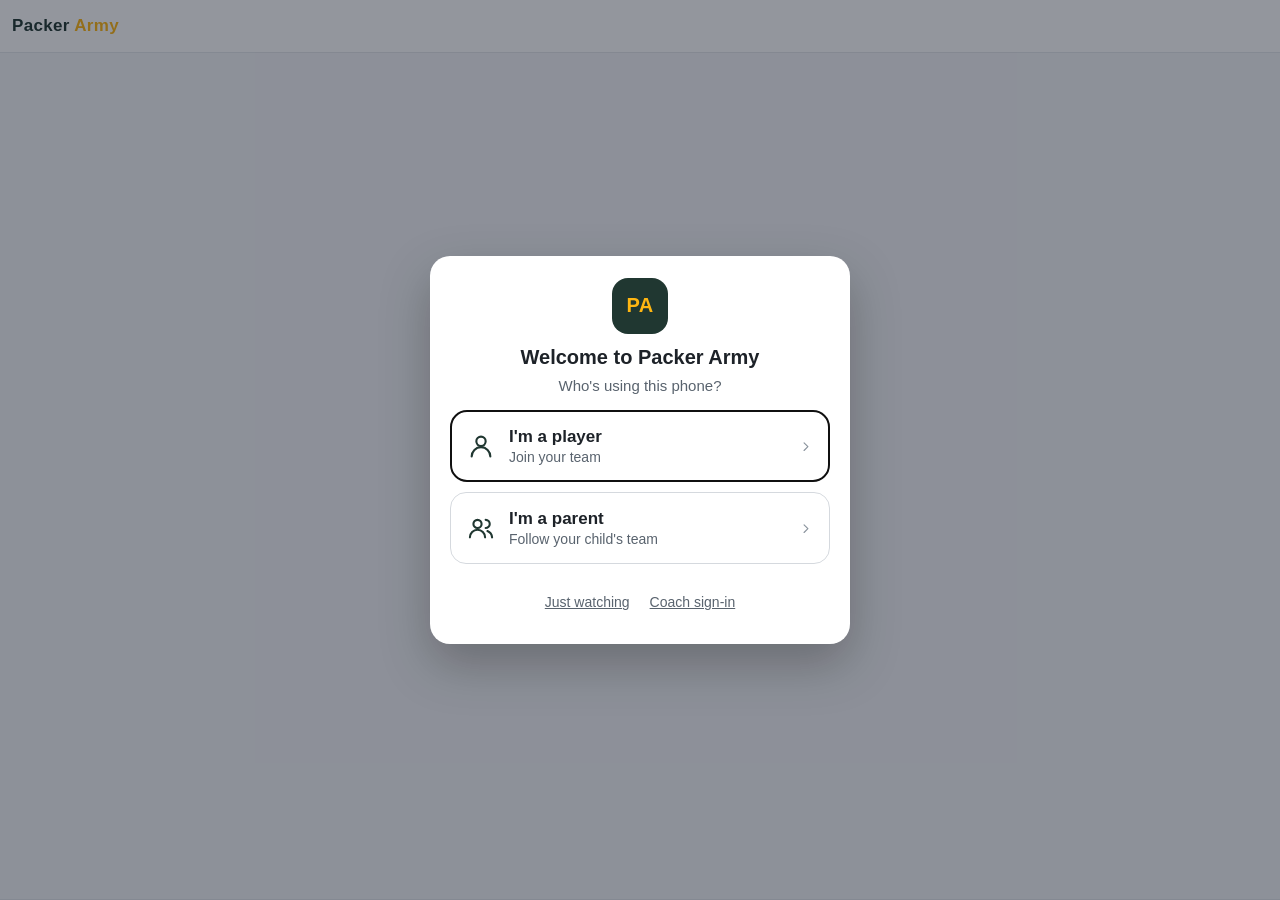
<file: index.html>
<!doctype html><html lang=en><head><meta charset=utf-8>
<meta name=viewport content="width=device-width,initial-scale=1,viewport-fit=cover,maximum-scale=1">
<meta name=apple-mobile-web-app-capable content=yes><meta name=mobile-web-app-capable content=yes>
<meta name=apple-mobile-web-app-title content="Packer Army"><meta name=theme-color content="#203731">
<link rel=manifest href=manifest.webmanifest><link rel=apple-touch-icon href=icons/icon-180.png>
<title>Packer Army Playbook</title>
<link rel=stylesheet href=theme.css>
<style>
main{padding:8px 8px 4px;display:grid;grid-template-columns:1fr 1fr;gap:8px;max-width:1100px;margin:0 auto}
@media(min-width:700px),(orientation:landscape){main{grid-template-columns:repeat(4,1fr)}}      /* iPad, computer, phone sideways: 4 across like the wristband */
.tile{background:#fff;border-radius:14px;overflow:hidden;box-shadow:var(--shadow);position:relative;user-select:none;-webkit-user-select:none;cursor:pointer;border:1px solid var(--line)}
.tile .b{height:30px;display:flex;align-items:center;gap:7px;padding:0 9px;background:#fff!important;color:var(--ink)!important;white-space:nowrap;border-bottom:1px solid var(--line)}
.tile .b .num{font-size:13px;font-weight:700;flex:none;min-width:22px;height:20px;border-radius:6px;display:inline-flex;align-items:center;justify-content:center;padding:0 5px;background:#eef0f2;color:var(--ink)}
.tile .b.cat-throw .num{background:var(--gold);color:var(--ink)}.tile .b.cat-run .num{background:var(--green);color:#fff}.tile .b.cat-redzone .num{background:var(--ink);color:#fff}.tile .b.cat-trick .num{background:#e3e6ea;color:var(--ink)}
.tile .b .nm{flex:1;min-width:0;overflow:hidden;text-overflow:ellipsis;font-weight:600}
.tile .t{height:32px;padding:5px 9px 0;font-size:11px;line-height:1.3;color:var(--sub);display:-webkit-box;-webkit-line-clamp:2;-webkit-box-orient:vertical;overflow:hidden}
.tile .t em{font-style:normal;font-weight:600;color:var(--ink)}
.tile .d{aspect-ratio:1.3;position:relative}
.tile .d svg{position:absolute;inset:0;width:100%;height:100%}
.tile .dwarn{position:absolute;right:6px;top:84px;background:#C8102E;color:#fff;font-size:9.5px;font-weight:700;border-radius:5px;padding:2px 6px;z-index:2}
.tile .abadge{position:absolute;right:5px;top:30px;z-index:2}
.tnotes p{margin:3px 0;font-size:12px;line-height:1.35;}.tnotes b{font-size:10.5px;margin-right:4px}
.tnotes .n5,.tnotes .n6{color:var(--sub)}.tnotes .n5 b,.tnotes .n6 b{color:var(--g)}   /* 5v5 green-ish, 6v6 blue-ish */
.tnotes.short{padding:4px 7px 6px}.tnotes.short p{font-size:9.5px;display:-webkit-box;-webkit-line-clamp:2;-webkit-box-orient:vertical;overflow:hidden}
#ovnote .tnotes .n5,#ovnote .tnotes .n6{color:#cfd6dc}#ovnote .tnotes .n5 b,#ovnote .tnotes .n6 b{color:var(--gold)}#ovnote .dlinks{color:var(--gold);font-weight:600}
#ovcue .ovwarn{background:var(--gold);color:var(--ink);border-radius:999px;padding:2px 8px;font-weight:600;font-size:12px;display:inline-flex;align-items:center;gap:4px}
#deepBtn.on{background:var(--gold);color:#111}
.tag{position:absolute;left:5px;bottom:5px;font-size:9px;font-weight:600;background:var(--gold);color:#111;padding:2px 5px;border-radius:4px;}
.tag.up{background:var(--g);color:var(--gold)}
.ib{position:absolute;right:5px;bottom:5px;font-size:10px;font-weight:600;background:#fff;border:1.5px solid var(--gold);border-radius:9px;padding:1px 6px}
#coachBtn{flex:none;display:inline-flex;align-items:center;gap:5px;background:#fff;border:1px solid var(--line2);color:var(--sub);border-radius:10px;padding:7px 10px;font-size:13px;font-weight:600;min-height:36px}
#coachBtn.on{background:var(--gold-soft);border-color:var(--gold);color:var(--ink)}
#inbox{display:none;margin:10px 12px 0;background:var(--gold-soft);color:var(--ink);border:1px solid var(--gold);border-radius:12px;padding:11px 14px;font-size:14px;font-weight:600;text-decoration:none;text-align:center}
#inbox.show{display:block}
/* schedule */
.sched{grid-column:1/-1;display:flex;flex-direction:column;gap:8px;max-width:760px;width:100%;margin:0 auto}
.shead{display:flex;justify-content:space-between;align-items:baseline;padding:2px 2px 0;font-size:13px;color:var(--g)}
.shead b{font-size:14px}
.game{background:#fff;border-radius:14px;box-shadow:var(--shadow);padding:12px 14px;cursor:pointer;border-left:4px solid var(--line)}
.game.next{border-left-color:var(--gold)}.game.w{border-left-color:var(--green)}.game.l{border-left-color:var(--muted)}.game.t{border-left-color:var(--muted)}
.grow{display:flex;align-items:center;gap:10px}
.gwhen{flex:none;width:96px;font-size:12.5px;line-height:1.35;color:var(--sub)}.gwhen b{display:block;font-size:14px;color:var(--ink)}
.gmid{flex:1;min-width:0}.gopp{font-size:16px;font-weight:600}.gsub{font-size:13px;color:var(--sub);margin-top:2px}
.gres{flex:none;font-size:12px;font-weight:700;padding:4px 9px;border-radius:999px;background:#eef0f2;color:var(--sub)}
.game.w .gres{background:var(--green-soft);color:var(--green)}.game.l .gres{background:#eef0f2;color:var(--sub)}.game.t .gres{background:#eef0f2;color:var(--sub)}.game.next .gres{background:var(--gold);color:var(--ink)}
.gx{display:none;margin-top:9px;padding-top:9px;border-top:1px solid var(--line);font-size:12.5px;line-height:1.45;}
.game.open .gx{display:block}
.gx h5{margin:8px 0 2px;font-size:11px;color:var(--g)}.gx p{margin:0;white-space:pre-wrap}
.gx .btn{margin-top:10px}
#dGame .g2{display:grid;grid-template-columns:1fr 1fr;gap:8px}
input[type=number],input[type=date]{width:100%;font-size:16px;padding:8px 9px;border-radius:8px;border:1.5px solid var(--line2);background:#fff;color:var(--ink);font-family:inherit}
/* rules */
.rules{grid-column:1/-1;max-width:760px;width:100%;margin:0 auto;display:flex;flex-direction:column;gap:8px}
.rdiv{background:var(--g);color:#fff;border-radius:10px;padding:10px 12px;font-size:12.5px;line-height:1.45;}
.rdiv b{display:block;color:var(--gold);font-size:14px;margin-bottom:4px;}
.rdiv span{display:inline-block;min-width:78px;color:var(--gold);font-weight:600;font-size:11px;}
.rsec{background:#fff;border-radius:14px;box-shadow:var(--shadow)}
.rsec summary{padding:11px 12px;cursor:pointer;display:flex;justify-content:space-between;align-items:center;list-style:none;font-size:13px;color:var(--g)}
.rsec summary::-webkit-details-marker{display:none}
.rsec summary small{color:#889;font-size:11px}
.rsec ul{margin:0;padding:0 14px 12px 28px;font-size:12.5px;line-height:1.45;}.rsec li{margin:3px 0}
.rnote{font-size:11.5px;line-height:1.4;color:var(--sub);margin:4px 2px}
.rules .btn{text-align:center;text-decoration:none;margin-bottom:14px}
.game.ppd{border-left-color:var(--line2);opacity:.8}.game.ppd .gres{background:#eef0f2;color:var(--sub)}
/* roster + attendance */
.roster{background:#fff;border-radius:14px;box-shadow:var(--shadow)}
.roster summary{padding:10px 12px;cursor:pointer;list-style:none;display:flex;justify-content:space-between;font-size:13px;color:var(--g)}
.roster summary::-webkit-details-marker{display:none}
.rlist{padding:0 12px 10px;display:flex;flex-wrap:wrap;gap:6px}
.rname{display:inline-flex;align-items:center;gap:5px;background:#eef1ef;border-radius:14px;padding:4px 10px;font-size:12px;}
.rname.me{background:var(--gold)}.rname.coach{background:var(--g);color:var(--gold)}
.rname button{background:none;border:0;padding:0 2px;font-size:13px;color:#555}
.rbtns{padding:0 12px 12px;display:flex;flex-wrap:wrap;gap:6px}.rbtns .btn{padding:7px 10px;font-size:12px}
/* availability (TeamSnap / Spond style): explicit 3-way answer, never tap-to-cycle */
.att{display:grid;grid-template-columns:1fr auto;gap:8px;align-items:center;margin-top:12px;font-size:13px;color:var(--sub)}
.att .who{font-weight:600;color:var(--ink);font-size:15px}
.rsvp{display:flex;gap:6px;grid-column:1/-1;grid-row:2}
.rsvp button{flex:1;display:inline-flex;align-items:center;justify-content:center;gap:5px;min-height:46px;border:1px solid var(--line2);background:#fff;border-radius:12px;padding:4px 6px;font-size:14px;font-weight:600;color:var(--ink)}
.rsvp button.yes.on{background:var(--green);border-color:var(--green);color:#fff}.rsvp button.maybe.on{background:var(--gold);border-color:var(--gold);color:var(--ink)}.rsvp button.no.on{background:var(--ink);border-color:var(--ink);color:#fff}
.rsvp.sm{flex:none;grid-column:auto;grid-row:auto}.rsvp.sm button{min-height:40px;min-width:44px;font-size:15px;padding:0}
.att .anote{grid-column:2;grid-row:1;border:0!important;background:none!important;color:var(--sub);font-size:14px;font-weight:500;padding:4px 2px;display:inline-flex;align-items:center;gap:4px}
.by{font-size:10px;color:var(--muted);}
.acount{font-size:13px;color:var(--sub);margin-top:8px}.acount b{color:var(--ink)}
.abar{display:flex;height:6px;border-radius:3px;overflow:hidden;background:#eceef1;margin-top:6px}.abar i{display:block}.abar .y{background:var(--green)}.abar .m{background:var(--gold)}.abar .n{background:var(--muted)}
.next-rsvp{background:#fff;border-radius:14px;box-shadow:var(--shadow);padding:11px 12px;border-top:4px solid var(--gold);margin-bottom:8px}
.next-rsvp h4{margin:0;font-size:12px;color:var(--g)}.next-rsvp .nq{font-size:15px;font-weight:700;margin:4px 0 2px;}.next-rsvp .nw{font-size:11px;color:var(--sub)}
.next-rsvp .att{margin-top:10px}
.avail h5{display:flex;justify-content:space-between;align-items:center}
.afilt{display:flex;gap:4px;flex-wrap:wrap;margin:8px 0}.afilt button{border:1.5px solid var(--line2);background:#fff;border-radius:16px;padding:5px 10px;font-size:11px;font-weight:700;}
.afilt button.on{background:var(--g);border-color:var(--g);color:#fff}
.arow{display:flex;align-items:center;gap:8px;padding:7px 0;border-top:1px solid var(--line)}.arow .an{flex:1;min-width:0}.arow .an b{display:block;font-size:13px;color:var(--ink)}
.arow .cnote{display:block;font-size:11px;color:var(--sub);}
.aremind{display:flex;gap:6px;flex-wrap:wrap;margin-top:8px}.aremind .btn{padding:8px 10px;font-size:11.5px}
.alist b{display:inline-block;min-width:92px;font-size:11px;color:var(--g)}
.agrid{overflow-x:auto;padding:0 12px 12px}.agrid table{border-collapse:separate;border-spacing:3px;font-size:11px}
.agrid th{font-size:10px;font-weight:600;color:var(--sub);padding:2px 4px;white-space:nowrap}.agrid td.nm{font-weight:600;white-space:nowrap;padding-right:6px}
.agrid button.cell{width:40px;height:34px;border-radius:8px;border:1.5px solid var(--line);background:#fff;font-size:14px;font-weight:700;color:var(--muted)}
.agrid button.cell.yes{background:#2E8B3A;border-color:#2E8B3A;color:#fff}.agrid button.cell.maybe{background:var(--gold);border-color:var(--gold);color:#111}.agrid button.cell.no{background:#C8102E;border-color:#C8102E;color:#fff}
.agrid td.tot{font-size:10.5px;text-align:center;color:#2E8B3A;font-weight:700}
.apick{max-width:340px}.apick .rsvp{margin:10px 0}.apick .rsvp button{min-height:48px;font-size:13px}
/* announcements, contact, field map */
.ann{background:var(--g);color:#fff;border-radius:14px;padding:9px 12px;font-size:12.5px;line-height:1.45;}
.ann b{color:var(--gold);font-size:11px}.ann h4{margin:2px 0;font-size:14px;}.ann p{margin:2px 0 0;white-space:pre-wrap}
.ann small{color:#b9cbc4;font-size:10.5px}.ann button{float:right;background:none;border:0;color:#b9cbc4;font-size:14px}
.sbtns{display:flex;flex-wrap:wrap;gap:6px}.sbtns .btn{flex:1;padding:9px 8px;font-size:12px;text-align:center;text-decoration:none}
.fmap{background:#fff;border-radius:14px;box-shadow:var(--shadow)}
.fmap summary{padding:10px 12px;cursor:pointer;list-style:none;display:flex;justify-content:space-between;font-size:13px;color:var(--g)}
.fmap summary::-webkit-details-marker{display:none}
.fmap div{padding:0 12px 12px;font-size:12.5px;line-height:1.5;}.fmap a{color:var(--g);font-weight:600}
/* practice */
.prac{grid-column:1/-1;max-width:760px;width:100%;margin:0 auto;display:flex;flex-direction:column;gap:8px;font-size:12.5px;line-height:1.45;}
.pnext{background:var(--g);color:#fff;border-radius:10px;padding:10px 12px}.pnext b{color:var(--gold);font-size:11px;}.pnext h3{margin:2px 0;font-size:17px;}.pnext span{font-size:12px;color:#d7e2de}
.ptheme,.pblock,.psess,.pdet{background:#fff;border-radius:10px;box-shadow:var(--shadow);padding:10px 12px}
.ptheme b,.pblock h4,.psess h4{color:var(--g);font-size:12px;margin:0 0 4px}.ptheme p,.pblock p{margin:2px 0}
.pnote{color:var(--sub);font-size:11.5px}
.psessions{display:grid;grid-template-columns:1fr;gap:8px}@media(min-width:620px){.psessions{grid-template-columns:1fr 1fr}}
.psess h4 small,.psess li small{color:var(--muted);font-weight:400}.psess ol{margin:0;padding-left:20px}.psess li{margin:2px 0}.psess a{color:var(--ink)}
.pchips{display:flex;flex-wrap:wrap;gap:6px;margin-bottom:8px}.pplay{border:1.5px solid var(--line2);background:#f6f8f7;border-radius:14px;padding:5px 10px;font-size:11.5px;text-align:left}.pplay b{color:var(--g)}
.pdet{padding:0}.pdet>summary{padding:10px 12px;cursor:pointer;list-style:none;display:flex;justify-content:space-between;font-size:13px;color:var(--g)}.pdet>summary::-webkit-details-marker{display:none}.pdet>summary span{font-size:11px;color:var(--muted)}
.pweeks,.pdrills{padding:0 12px 12px;display:flex;flex-direction:column;gap:6px}
.pwk{border:1.5px solid var(--line2);background:#fff;border-radius:8px;padding:8px 10px;text-align:left;font-size:12px;}.pwk.on{background:var(--gold);border-color:var(--gold)}
.pdrill{border:1px solid var(--line);border-radius:8px;padding:7px 10px}.pdrill summary{cursor:pointer;font-weight:600;color:var(--ink)}.pdrill summary small{font-weight:400;color:var(--muted)}.pdrill p{margin:5px 0}.pdrill b{color:var(--g);font-size:11px;}.pdrill ul{margin:4px 0;padding-left:18px}
.pback{margin-top:8px;background:var(--gold);color:#111;border:0;border-radius:8px;padding:8px 12px;font-weight:600;font-size:12px}
.psess .pdrill{border:0;padding:2px 0}.psess .pdrill summary{font-weight:500}
.pvid{display:block;margin:4px 0;padding:7px 10px;border-radius:8px;background:#C8102E0d;border:1px solid #e3c9ce;color:#8a0f22;text-decoration:none;font-weight:600;font-size:12px}.pvid small{color:var(--muted);font-weight:400}
/* plays card switcher, messages, practice manage */
.cards{grid-column:1/-1;display:flex;align-items:center;gap:10px;justify-content:center;font-size:13px;color:var(--sub);font-weight:600}
.cards .seg{background:#eceef1}.cards .seg button{min-width:44px;min-height:36px;font-size:15px}
.mcard .ann h4{color:#fff;font-size:14px;margin:2px 0}.mcard .ann+.ann{margin-top:6px}
.nbadge{display:inline-block;min-width:17px;padding:1px 5px;border-radius:9px;background:var(--g);color:#fff;font-size:10.5px;font-weight:700;letter-spacing:0;line-height:15px;text-align:center}
.msgs{grid-column:1/-1;max-width:760px;width:100%;margin:0 auto;display:flex;flex-direction:column;gap:8px;font-size:13px}
.mcard{background:#fff;border-radius:14px;box-shadow:var(--shadow);padding:10px 12px}.mcard h4{margin:0 0 6px;color:var(--g);font-size:12px;}.mcard h4 small{font-weight:400;color:var(--muted);}
.mcard>summary{cursor:pointer;list-style:none;color:var(--g);font-size:12px;}.mcard>summary::-webkit-details-marker{display:none}
.mthread{display:flex;flex-direction:column;gap:6px;max-height:340px;overflow:auto;padding:2px}
.bub{align-self:flex-start;max-width:85%;background:#eef1ef;border-radius:12px 12px 12px 3px;padding:6px 10px;white-space:pre-wrap}.bub.me{align-self:flex-end;background:#fff4d6;border-radius:12px 12px 3px 12px}
.bub b{font-size:10.5px;color:var(--g)}.bub small{color:#889;font-size:10px}
.say{display:flex;gap:6px;margin-top:8px;align-items:flex-end}.say textarea,.say input{flex:1;min-height:42px;font-size:16px;padding:8px;border-radius:8px;border:1.5px solid var(--line2);font-family:inherit}.say .btn{flex:none}
.mrow{display:flex;flex-wrap:wrap;gap:4px 8px;align-items:center;width:100%;text-align:left;background:#f6f8f7;border:1px solid var(--line);border-radius:8px;padding:8px 10px;margin:4px 0;font-size:13px}.mrow span:last-child{flex-basis:100%;color:var(--sub);font-size:12px}
.mrow2{display:flex;flex-wrap:wrap;gap:4px 8px;align-items:center;padding:6px 0;border-bottom:1px solid #eef1ef;font-size:12.5px}.mrow2 span{flex:1;min-width:120px;color:var(--sub)}
.mnote{padding:6px 0;border-bottom:1px solid #eef1ef}.mnote.new{background:#fff7e0}.mnote small{color:var(--muted)}.st{font-size:10.5px;font-weight:700;border-radius:5px;padding:1px 6px;margin-right:4px}.st.yes{background:#2E8B3A;color:#fff}.st.maybe{background:var(--gold)}.st.no{background:#C8102E;color:#fff}
.attnote{font-size:13px;color:var(--sub);margin:6px 0 0}.attnote small,.cnote{color:var(--muted)}
.phid{display:inline-block;background:#C8102E;color:#fff;font-size:9.5px;font-weight:700;border-radius:4px;padding:1px 5px;margin-left:4px}
.pctl{border:1.5px solid var(--line2);background:#fff;border-radius:7px;padding:4px 8px;font-size:11px;font-weight:600;margin:2px 4px 2px 0}
.pctlrow{display:flex;flex-wrap:wrap;gap:4px;padding:6px 12px 0}.pmanage{display:flex;flex-direction:column;gap:4px}.phw{border-top:1px solid #eef1ef;padding:6px 0}
.pvrow{display:flex;align-items:center;gap:6px}.pvrow .pvid{flex:1}
.fdv{display:flex;flex-direction:column;gap:4px;max-height:180px;overflow:auto;border:1px solid var(--line);border-radius:8px;padding:6px}.chk{display:flex;gap:8px;align-items:center;font-size:13px;font-weight:400;margin:0;letter-spacing:0}
#legend{padding:6px 10px calc(16px + env(safe-area-inset-bottom));justify-content:center}
/* full screen */
#ov{position:fixed;inset:0;background:#0f1d19;z-index:20;display:none;flex-direction:column;padding:env(safe-area-inset-top) env(safe-area-inset-right) env(safe-area-inset-bottom) env(safe-area-inset-left);overflow:auto}
#ov.show{display:flex}
.otop{display:flex;align-items:center;gap:8px;height:40px;padding:0 6px 0 10px;flex:none}
.otop .badge{border-radius:6px;padding:2px 8px;font-size:15px;font-weight:600}
.otop .n{flex:1;min-width:0;color:#fff;font-size:14px;white-space:nowrap;overflow:hidden;text-overflow:ellipsis}
.otop button{background:none;border:0;color:#fff;font-size:26px;padding:0 8px;line-height:1}
.obody{display:flex;flex-direction:column;gap:10px;padding:0 8px 12px}
.stage{background:#fff;border-radius:12px;aspect-ratio:1.3;position:relative;width:100%;max-width:900px;align-self:center}
.stage svg{position:absolute;inset:0;width:100%;height:100%}
#edbox{background:var(--paper);border-radius:12px;padding:8px;display:none}
.oside{display:flex;flex-direction:column;gap:8px;color:#fff;max-width:900px;width:100%;align-self:center}
.ocue{font-size:13px;color:#fff}.ocue em{font-style:normal;color:var(--gold);font-weight:600}
.ctl{display:flex;gap:8px;align-items:center}
.ctl input[type=range]{flex:1;accent-color:var(--gold)}
.ctl .btn.on{background:var(--gold);color:#111}
.acts{display:grid;grid-template-columns:1fr 1fr 1fr;gap:6px}.acts .btn{padding:11px 4px}
.acts .btn.on{background:var(--gold);color:#111}
.oside .note{color:var(--mute);font-size:12px;line-height:1.4;}
.oideas h4{margin:4px 0;font-size:12px;color:var(--gold);font-weight:600}
.oideas a{display:flex;gap:8px;align-items:center;color:#fff;text-decoration:none;background:#1c3029;border-radius:8px;padding:7px 9px;margin:4px 0;font-size:12px;}
.oideas a span{flex:1}
.onav{display:flex;justify-content:space-between}.onav button{background:none;border:0;color:#fff;font-size:14px;padding:6px 2px}
@media (orientation:landscape) and (max-height:520px){
  .obody{flex-direction:row;align-items:flex-start}
  .ofield{flex:0 0 58%;position:sticky;top:0}
  .stage{max-height:calc(100vh - 56px - env(safe-area-inset-top) - env(safe-area-inset-bottom));width:auto;height:calc(100vh - 56px - env(safe-area-inset-top) - env(safe-area-inset-bottom))}
  .oside{flex:1;min-width:0;align-self:flex-start;position:sticky;top:0}   /* actions at the top of the side column, always visible */
  #ov.editing .ofield{flex:0 0 62%;position:static}
  .ctl{flex-wrap:wrap}.ctl input[type=range]{flex-basis:100%}
  .acts{grid-template-columns:1fr 1fr}.acts #send{grid-column:1/-1;order:-1}
}
@media (orientation:landscape) and (max-height:520px){   /* phone sideways while editing: field + mode buttons fit the screen */
  #ov.editing .ed-stage{height:calc(100vh - 150px - env(safe-area-inset-top) - env(safe-area-inset-bottom));width:auto;max-width:100%;margin:0 auto}
}
@media (orientation:landscape) and (min-width:900px) and (min-height:521px){   /* iPad sideways: big field on the left, controls beside it */
  .obody{flex-direction:row;align-items:flex-start}
  .ofield{flex:0 0 auto;position:sticky;top:0}
  .stage{width:min(70vw,calc((100vh - 60px - env(safe-area-inset-top) - env(safe-area-inset-bottom))*1.3));max-width:none}
  #ov.editing .ofield{flex:0 0 62%;position:static}
  #ov.editing .ed-stage{height:calc(100vh - 200px);width:auto;max-width:100%;margin:0 auto}
  .oside{flex:1;min-width:0;align-self:flex-start;position:sticky;top:0}
  .oside .btn{white-space:normal}
  .acts{grid-template-columns:1fr 1fr}.acts #send{grid-column:1/-1;order:-1}
}
@media (orientation:portrait){   /* phone upright while editing: ✓ DONE / 📤 SEND pinned to the bottom, always in reach */
  #ov.editing .acts{position:fixed;left:0;right:0;bottom:0;z-index:25;background:#0f1d19;padding:8px 10px calc(8px + env(safe-area-inset-bottom));box-shadow:0 -2px 8px rgba(0,0,0,.4)}
  #ov.editing{padding-bottom:calc(70px + env(safe-area-inset-bottom))}
}
.oside .btn{white-space:nowrap}
@media print{ #ov,.acts,.ctl,.btn{display:none!important} }       /* buttons never print */
/* GAME DAY (coach only) */
.gday{grid-column:1/-1;max-width:980px;width:100%;margin:0 auto;display:flex;flex-direction:column;gap:8px;font-size:12.5px;line-height:1.4}
.gtop{display:flex;justify-content:space-between;align-items:center;gap:8px;flex-wrap:wrap}.gtop b{display:block;color:var(--g);font-size:15px;}.gtop span{font-size:10.5px;color:var(--muted)}
.gseg{overflow-x:auto;max-width:100%}.gseg button{padding:4px 9px;font-size:11.5px;white-space:nowrap}
.gdrive{display:flex;flex-wrap:wrap;align-items:center;gap:4px;font-size:10.5px}.gdrive i{color:var(--muted);font-style:normal}
.gstep{background:#fff;border:1px solid var(--line);border-radius:6px;padding:3px 7px}.gstep.s1{border-color:var(--t-run)}.gstep.s3{border-color:var(--gold)}.gstep.s4{border-color:var(--g)}
.gh{margin:10px 0 0;font-size:13px;color:var(--g);display:flex;flex-direction:column}.gh small{font-size:10.5px;color:var(--muted);font-weight:500}
.gh.g-green{border-left:5px solid var(--t-run);padding-left:7px}.gh.g-gold{border-left:5px solid var(--gold);padding-left:7px}.gh.g-point{border-left:5px solid var(--g);padding-left:7px}
.ggrid{display:grid;grid-template-columns:repeat(auto-fill,minmax(290px,1fr));gap:8px}
.gcard{background:#fff;border-radius:14px;padding:10px 12px;box-shadow:var(--shadow);}
.gcard.g-green{border-top:4px solid var(--t-run)}.gcard.g-gold{border-top:4px solid var(--gold)}.gcard.g-point{border-top:4px solid var(--g)}
.ghead{display:flex;align-items:baseline;gap:8px;}.gcall{font-weight:700;color:var(--g);font-size:14px;}.gtitle{font-size:11px;color:var(--muted);}
.ghuddle{display:flex;align-items:center;gap:6px;margin:6px 0}.ghuddle i{font-style:normal;color:var(--muted);font-size:18px}
.gnum{min-width:38px;height:34px;border:0;border-radius:8px;font-size:18px;font-weight:700;letter-spacing:0;cursor:pointer;padding:0 6px}
.gplays .gnum,.gnums .gnum{min-width:28px;height:26px;font-size:13px}
.gdwhen,.gwhy{margin:2px 0;font-size:12px}.gdwhen b{font-size:10px;color:var(--g)}.gwhy{color:var(--sub)}
.gplays{list-style:none;margin:6px 0;padding:0;display:flex;flex-direction:column;gap:6px}.gplays li{display:flex;gap:8px;align-items:flex-start}
.gplays li div{display:flex;flex-direction:column}.gplays b{font-size:11px;}.gplays small{font-size:10px;color:var(--muted);}
.gif{margin:6px 0 0;padding-left:16px;font-size:12px}.gif li{margin:2px 0}.gif b{color:var(--g)}
.gsec>summary{cursor:pointer;list-style:none;color:var(--g);font-size:12.5px;font-weight:600}.gsec>summary::-webkit-details-marker{display:none}
.gsec table{width:100%;border-collapse:collapse;margin-top:6px}.gsec td{vertical-align:top;padding:6px 4px;border-top:1px solid var(--line);font-size:12px;width:50%}.gsec td b{font-size:10px;color:var(--g);}
.gnums{display:flex;gap:4px;margin-top:4px}.gnote{font-size:10.5px;color:var(--muted);margin:4px 0 12px}
/* bottom tab bar (TeamSnap style) */
body{padding-bottom:calc(58px + env(safe-area-inset-bottom))}
.bnav{position:fixed;left:0;right:0;bottom:0;z-index:15;display:flex;background:rgba(255,255,255,.97);-webkit-backdrop-filter:blur(10px);backdrop-filter:blur(10px);border-top:1px solid var(--line);padding:0 env(safe-area-inset-right) env(safe-area-inset-bottom) env(safe-area-inset-left)}
.bnav button{flex:1;position:relative;background:none;border:0;color:var(--muted);display:flex;flex-direction:column;align-items:center;justify-content:center;gap:3px;height:58px;padding:0 2px;font-size:11px;font-weight:600}
.bnav button .ic{width:24px;height:24px}
.bnav button.on{color:var(--g)}.bnav button.on .ic{stroke-width:2.2}.bnav button.on::before{content:"";position:absolute;top:0;left:30%;right:30%;height:3px;border-radius:0 0 3px 3px;background:var(--gold)}
.bnav .nbadge{position:absolute;top:6px;left:calc(50% + 7px);margin:0}
#gdBtn{display:inline-flex;align-items:center;gap:5px;background:var(--g);color:#fff;border:0;border-radius:10px;padding:7px 10px;font-size:13px;font-weight:600;white-space:nowrap;min-height:36px}
#gdBtn.on{background:var(--gold);color:var(--ink)}
@media(max-width:400px){#gdBtn{padding:5px 6px;font-size:10px}}
.odrow{grid-column:1/-1;display:flex;justify-content:center;margin-bottom:2px}.odrow .seg button{padding:6px 18px}
/* HOME */
.home{grid-column:1/-1;max-width:760px;width:100%;margin:0 auto;display:flex;flex-direction:column;gap:10px}
.hcard{background:#fff;border-radius:14px;box-shadow:var(--shadow);padding:12px;}
.hcard>h4{margin:0 0 6px;font-size:11px;color:var(--muted);display:flex;justify-content:space-between}
.hcard.next{border-top:4px solid var(--gold)}.hcard.prac{border-top:4px solid var(--green)}
.hbig{display:flex;gap:12px;align-items:center}.hdate{flex:none;width:58px;text-align:center;border-radius:10px;background:var(--g);color:#fff;padding:6px 0;}
.hdate b{display:block;font-size:22px;line-height:1.1}.hdate small{font-size:10px;color:var(--gold)}
.hopp{font-size:17px;font-weight:700;}.hsub{font-size:12.5px;color:var(--sub);margin-top:2px}
.hrowb{display:flex;gap:6px;flex-wrap:wrap;margin-top:10px}.hrowb .btn{padding:8px 11px;font-size:12px;text-decoration:none}
.hmsg{font-size:13px}.hmsg b{}.hlink{cursor:pointer}
.gdet{display:grid;grid-template-columns:22px 1fr;gap:6px 6px;margin:6px 0 4px;font-size:12.5px;}.gdet i{font-style:normal;text-align:center}
.gmap{width:100%;height:150px;border:0;border-radius:10px;margin:6px 0;background:var(--line)}
.game.prac-ev{border-left-color:var(--green)}.game.prac-ev .gres{background:var(--green-soft);color:var(--green)}
/* practice finder */
.ipr{grid-column:1/-1;max-width:760px;width:100%;margin:0 auto;display:flex;flex-direction:column;gap:8px}
.ipr .hcard p{margin:4px 0;font-size:12.5px;color:var(--sub)}
.best{display:flex;flex-direction:column;gap:6px;margin-top:6px}.bwin{border:1.5px solid var(--line);border-radius:10px;padding:8px 10px;display:flex;gap:8px;align-items:center}
.bwin div{flex:1;font-size:12px;}.bwin b{display:block;font-size:13px;}.bwin .miss{color:#C8102E}.bwin .pg{color:var(--g);font-weight:600}
.bwin .btn{padding:8px 10px;font-size:11.5px;flex:none}
.fsave{font-size:11px;color:#2E8B3A;margin-top:4px;min-height:14px}
.fgrid{display:flex;flex-direction:column;gap:14px;margin-top:10px}.ftitle{font-size:13px;font-weight:600;color:var(--sub);margin:0 0 4px}
.fgrid table{border-collapse:separate;border-spacing:3px;width:100%;table-layout:fixed;user-select:none;-webkit-user-select:none}
.fgrid thead th{position:sticky;top:calc(var(--hdr) + env(safe-area-inset-top));z-index:2;background:#fff;padding:4px 0;font-size:12px;font-weight:600;color:var(--sub)}
.fgrid th small{display:block;font-size:10px;color:var(--muted);font-weight:400}.fgrid th.dayh{cursor:pointer;border-radius:8px}.fgrid th.dayh:active{background:#eef0f2}
.fgrid th.ft.half{font-size:9px;color:#b0b7bf}.fgrid th.ft{width:38px;text-align:right;font-size:10.5px;font-weight:500;color:var(--muted);vertical-align:top;padding-right:4px;position:static}
.fgrid td{height:28px;border-radius:7px;text-align:center;font-size:11px;font-weight:700}
.fgrid td.fs{background:#f1f3f5;border:1px solid var(--line);cursor:pointer;touch-action:none}.fgrid td.fs.on{background:var(--green);border-color:var(--green)}
.fgrid td.fs.busy{background:var(--warn);border-color:var(--warn);color:#fff}
.fgrid td.bl{background:repeating-linear-gradient(45deg,#e4e7eb,#e4e7eb 4px,#f1f3f5 4px,#f1f3f5 8px);color:var(--sub);font-size:9px;font-weight:600;white-space:nowrap;position:relative;overflow:visible}
.fgrid td.bl span{position:absolute;left:3px;top:2px;z-index:1}.fgrid td.cb{background:var(--red-soft)}
.fgrid td.ht{cursor:pointer;color:var(--ink)}.fgrid td.h0{background:#f1f3f5;color:var(--muted)}.fgrid td.h1{background:#e3f1e8}.fgrid td.h2{background:#bfe0cb}.fgrid td.h3{background:#7fbf96}.fgrid td.h4{background:var(--green);color:#fff}
.pchips{display:flex;flex-wrap:wrap;gap:8px;margin:8px 0 2px}.pchip{display:inline-flex;align-items:center;gap:5px;background:#fff;border:1px solid var(--line2);border-radius:999px;padding:9px 13px;font-size:14px;font-weight:600;color:var(--ink);min-height:40px}
.pchip.on{background:var(--green-soft);border-color:var(--green);color:var(--green)}
.fhelp{font-size:14px;color:var(--sub);margin:4px 0}
.fleg{display:flex;gap:14px;flex-wrap:wrap;font-size:12px;color:var(--sub);margin-top:8px}.fleg i{display:inline-block;width:14px;height:14px;border-radius:4px;vertical-align:-3px;margin-right:4px}
.fleg .lg-on{background:var(--green)}.fleg .lg-off{background:#f1f3f5;border:1px solid var(--line)}.fleg .lg-bl{background:repeating-linear-gradient(45deg,#e4e7eb,#e4e7eb 3px,#f1f3f5 3px,#f1f3f5 6px)}
.pastg{margin-top:4px}.pastg>summary{cursor:pointer;list-style:none;padding:12px 4px;color:var(--sub);font-size:14px;font-weight:600}.pastg>summary::-webkit-details-marker{display:none}.pastg>summary::before{content:"›";display:inline-block;margin-right:8px;transition:transform .15s}.pastg[open]>summary::before{transform:rotate(90deg)}.pastg .game{margin-bottom:8px}
#meBtn{flex:none;display:inline-flex;align-items:center;gap:6px;background:#fff;border:1px solid var(--line2);color:var(--ink);border-radius:999px;padding:4px 10px 4px 4px;font-size:14px;font-weight:600;min-height:36px;max-width:150px}
#meBtn .av{width:28px;height:28px;border-radius:50%;background:var(--g);color:#fff;display:inline-flex;align-items:center;justify-content:center;font-size:13px;flex:none}
#meBtn span.nm{overflow:hidden;text-overflow:ellipsis;white-space:nowrap}
dialog.me .mrow{display:flex;align-items:center;gap:10px;padding:12px 0;border-top:1px solid var(--line)}dialog.me .mrow:first-of-type{border-top:0}
dialog.me .mrow div{flex:1;min-width:0}dialog.me .mrow b{display:block;font-size:16px}dialog.me .mrow small{color:var(--sub);font-size:13px}
dialog.me .mx{background:none;border:0;color:var(--sub);padding:8px}
dialog.me .mlink{background:none;border:0;color:var(--sub);text-decoration:underline;font-size:14px;padding:10px 0;display:block}
.pfold{grid-column:1/-1;max-width:760px;width:100%;margin:6px auto 0}.pfold>summary{cursor:pointer;list-style:none;background:#fff;border-radius:14px;box-shadow:var(--shadow);padding:14px;font-weight:600;display:flex;justify-content:space-between}.pfold>summary span{color:var(--muted);font-weight:400}.pfold>summary::-webkit-details-marker{display:none}.pfold[open]>summary{margin-bottom:8px}
.tile .b{height:auto!important;min-height:44px;align-items:flex-start!important;padding:8px 9px!important;white-space:normal!important}
.tile .b .nm{display:-webkit-box;-webkit-line-clamp:2;-webkit-box-orient:vertical;white-space:normal;font-size:13px!important;line-height:1.25;overflow:hidden}
.tag{position:static!important;display:inline-block;margin:0 9px 8px;font-size:11px;font-weight:600;background:var(--gold-soft)!important;color:#7a5a00!important;padding:2px 8px;border-radius:999px}
.ansrow{display:flex;flex-wrap:wrap;gap:6px;margin-top:10px}.ans{display:inline-flex;align-items:center;gap:4px;font-size:13px;font-weight:600;padding:5px 10px;border-radius:999px;background:#eef0f2;color:var(--sub)}
.ans.yes{background:var(--green-soft);color:var(--green)}.ans.maybe{background:var(--gold-soft);color:#7a5a00}.ans.no{background:#eef0f2;color:var(--ink)}.ans.none{background:#fff;border:1px dashed var(--line2)}
.hnote{font-size:13px;color:var(--muted);margin:2px 4px 8px}
.rsec summary small{font-size:11px;color:var(--muted);font-weight:400}.rsec summary{scroll-margin-top:calc(var(--hdr) + 12px)}
.say textarea{min-height:46px;height:46px}.say{align-items:flex-end}
.tile .dwarn{background:var(--gold-soft)!important;color:#7a5a00!important;display:inline-flex;align-items:center;gap:4px}
.glabel{color:var(--g);font-size:12px!important;margin-bottom:2px}.gwhen b{word-break:break-word}
.rsvp button.yes.on{background:var(--g)!important;border-color:var(--g)!important}.fgrid td.fs.on{background:var(--g);border-color:var(--g)}.fleg .lg-on{background:var(--g)}
.att .anote{min-height:44px;padding:8px 6px!important}.seg button{min-height:38px}
#ovc{min-width:44px;min-height:44px}.onav button{min-height:44px;padding:0 14px}
.rsec>summary::after{content:"›";color:var(--muted);font-size:20px;margin-left:8px;transition:transform .15s}.rsec[open]>summary::after{transform:rotate(90deg)}
.fgrid thead th{box-shadow:0 1px 0 var(--line)}
.tile .dwarn{position:static!important;margin:8px 9px 0;width:max-content;max-width:calc(100% - 18px)}
.rsec summary small{display:none}
.tile .b{flex-wrap:wrap}.tile .b .fm{flex-basis:100%;margin-left:31px;margin-top:-1px;font-size:11px;color:var(--muted);font-weight:500}
/* full-screen play: light like the rest of the app */
#ov{background:var(--paper)!important}.otop{height:56px!important;border-bottom:1px solid var(--line);background:#fff;padding:0 6px 0 12px!important}
.otop .n{color:var(--ink)!important;font-size:16px!important;font-weight:600}.otop button{color:var(--sub)!important}
.oside{color:var(--ink)!important}.ocue{color:var(--sub)!important;font-size:14px!important}.ocue em{color:var(--g)!important}
.stage{box-shadow:var(--shadow);border:1px solid var(--line)}.obody{padding:12px 12px 16px!important}
.ctl .btn{background:#fff;border:1px solid var(--line2);color:var(--ink);min-height:44px}.ctl .btn.on{background:var(--gold)!important;color:var(--ink)!important;border-color:var(--gold)}
.ctl input[type=range]{height:32px;accent-color:var(--g)!important}
.oside .note{color:var(--sub)!important;font-size:13px!important}#ovnote .tnotes .n5,#ovnote .tnotes .n6{color:var(--sub)!important}#ovnote .tnotes .n5 b,#ovnote .tnotes .n6 b{color:var(--g)!important}
.onav button{color:var(--g)!important;font-weight:600;font-size:15px!important}.oideas a{background:#fff!important;color:var(--ink)!important;border:1px solid var(--line)}.oideas h4{color:var(--g)!important}
.acts .btn{background:#fff;border:1px solid var(--line2);color:var(--ink)}.acts .btn.gold{background:var(--g);color:#fff;border-color:var(--g)}
#deepBtn{background:#fff;border:1px solid var(--line2);color:var(--ink)}#deepBtn.on{background:var(--gold-soft);border-color:var(--gold)}
@media (orientation:landscape) and (max-height:520px){.otop{height:40px!important}.obody{padding:6px 8px 8px!important}}
header,.bnav{background:#fff!important;-webkit-backdrop-filter:none!important;backdrop-filter:none!important}
#ovnote .dlinks{color:var(--g)!important}.otop .n small.ovform{font-size:12px;color:var(--muted);font-weight:500;margin-left:4px}
.jback{min-height:44px}
.rdiv{background:#fff!important;color:var(--ink)!important;border-radius:14px!important;box-shadow:var(--shadow);border-top:4px solid var(--gold);padding:14px!important;font-size:14px!important}
.rdiv b{color:var(--g)!important;font-size:16px!important;margin-bottom:8px!important}
.rdiv>div{display:grid;grid-template-columns:92px 1fr;gap:10px;padding:6px 0;border-top:1px solid var(--line)}
.rdiv span{color:var(--sub)!important;font-size:13px!important;min-width:0!important}
.fieldlbl{display:inline-block;background:#eef0f2;color:var(--sub);border-radius:999px;padding:3px 10px;font-size:12px;font-weight:600;margin:0 6px 6px 0}
.seg button{min-height:44px!important}.jsmall button{min-height:44px}dialog.me .mlink{min-height:44px}.cards .seg button{min-height:44px}
body.onboarding #grid,body.onboarding #fmts,body.onboarding #legend,body.onboarding #meBtn{visibility:hidden}
.pkey{grid-column:1/-1;max-width:760px;width:100%;margin:0 auto}.pkey>summary{cursor:pointer;list-style:none;color:var(--sub);font-size:14px;font-weight:600;display:flex;align-items:center;gap:6px;min-height:44px}.pkey>summary::-webkit-details-marker{display:none}
.pkey p{margin:0 0 8px;background:#fff;border-radius:12px;padding:10px 12px;font-size:13.5px;color:var(--sub);box-shadow:var(--shadow)}.nowrap{white-space:nowrap}
.gwhen{white-space:normal}.gwhen>b{white-space:nowrap}@media(max-width:430px){body:has(#fmts:not([style*="none"]) button:nth-child(2)) header h1{font-size:0;width:28px;flex:none}body:has(#fmts:not([style*="none"]) button:nth-child(2)) header h1::before{content:"PA";font-size:15px;color:var(--g)}}
.coachnm{display:block;font-size:12px;font-weight:500;color:var(--muted);margin-top:1px}
.pchip.done{background:var(--g);border-color:var(--g);color:#fff}
.wait{color:#7a5a00;font-weight:600}
</style></head><body>
<header><div class=hrow><h1 id=ttl>Packer <span>Army</span></h1><div class=seg id=fmts></div><button id=gdBtn style="display:none" aria-label="Game day">Game day</button><button id=meBtn aria-label="My profile" style="display:none"></button><button id=coachBtn aria-label="Coach sign-in">Coach</button></div></header>
<a id=inbox href="coach.html#review"></a>
<main id=grid></main>
<div class="legend" id=legend></div>
<nav class=bnav id=tabs aria-label="Sections"></nav>
<div id=ov>
  <div class=otop><b class=badge id=ovn></b><div class=n id=ovt></div><button id=ovc aria-label="close">&times;</button></div>
  <div class=obody>
    <div class=ofield><div class=stage id=stage></div><div id=edbox></div></div>
    <div class=oside>
      <div class=ocue id=ovcue></div>
      <button class="btn" id=deepBtn style="display:none">If they all go deep</button>
      <div class=ctl id=ctl><button class=btn id=anim>Animate</button><button class=btn id=sl aria-label="Slow motion">Slow</button><input id=sc type=range min=0 max=1000 value=0 aria-label="Play position"></div>
      <div class=acts><button class=btn id=edit>Edit</button><button class="btn gold" id=send>Send to Coach</button><button class=btn id=sync>Sync</button></div>
      <div class=note id=ovnote></div>
      <div class=oideas id=ovideas></div>
      <a class="btn ghost" id=newfrom style="text-align:center;text-decoration:none;color:#fff;border-color:#3d6155">New play from this</a>
      <div class=onav><button id=pv>&larr; Prev</button><button id=nx>Next &rarr;</button></div>
    </div>
  </div>
</div>
<dialog id=dCoach><h2>Coach sign-in</h2><p>Only the coach account can save plays for the whole team and review player ideas.</p>
  <label>Email</label><input type=email id=cEmail autocomplete=username autocapitalize=off><label>Password</label><input type=password id=cPass autocomplete=current-password>
  <div id=cMsg style="color:var(--warn);font-size:13px;min-height:18px;margin-top:8px"></div>
  <div class=row><button class="btn ghost" id=cCancel>Cancel</button><button class="btn gold" id=cGo>Sign in</button></div></dialog>
<dialog id=dGame><h2 id=gTitle>Game</h2>
  <div class=g2><div><label>Packers score</label><input type=number id=gOurs min=0 max=199 inputmode=numeric></div><div><label>Opponent score</label><input type=number id=gTheirs min=0 max=199 inputmode=numeric></div></div>
  <label style="display:flex;gap:8px;align-items:center;margin-top:10px"><input type=checkbox id=gPpd style="width:20px;height:20px"> Postponed · new date TBD</label>
  <label>Notes (before the game: meet time, jerseys, reminders)</label><textarea id=gNotes maxlength=600></textarea>
  <label>Recap (after the game)</label><textarea id=gRecap maxlength=4000 style="min-height:110px"></textarea>
  <details id=gMore style="margin-top:8px"><summary style="font-size:12px;letter-spacing:.08em;color:var(--g);cursor:pointer">Change date / time / field / teams</summary>
    <div class=g2><div><label>Week</label><input type=number id=gWeek min=0 max=30></div><div><label>Date</label><input type=date id=gDate></div></div>
    <div class=g2><div><label>Time</label><input id=gTime maxlength=20 placeholder="1:15 PM"></div><div><label>Field</label><input id=gField maxlength=60></div></div>
    <label>Home</label><input id=gHome maxlength=60 placeholder="Packers Barber"><label>Away</label><input id=gAway maxlength=60><label>Label (e.g. Semifinal)</label><input id=gLabel maxlength=40></details>
  <div class=row><button class="btn ghost" id=gDel>Delete</button><button class="btn ghost" id=gCancel>Cancel</button><button class="btn gold" id=gSave>Save</button></div></dialog>
<dialog id=dMsg><h2>📣 Team message</h2><p>Shows in Messages with a notification. Adding parents can also email them from Gmail (andrewbarbernyc@gmail.com), Bcc.</p>
  <label>Team</label><div class=seg id=mTeam style="background:#e9eeec"><button type=button data-f="" class=on>Both</button><button type=button data-f=5v5>5V5</button><button type=button data-f=6v6>6V6</button></div>
  <label>For</label><div class=seg id=mAud style="background:#e9eeec"><button type=button data-a=players>Players only</button><button type=button data-a=all class=on>Players + parents</button></div>
  <label>Title</label><input id=mTitle maxlength=80 placeholder="Practice Thursday 5 PM"><label>Message</label><textarea id=mBody maxlength=2000 style="min-height:110px"></textarea>
  <label id=mMailRow style="display:flex;gap:8px;align-items:center;margin-top:10px"><input type=checkbox id=mMail checked style="width:20px;height:20px"> Also email parents from gmail</label>
  <div class=row><button class="btn ghost" id=mCancel>Cancel</button><button class="btn gold" id=mGo>Send</button></div></dialog>
<dialog id=dSend><h2>Send to Coach</h2><p>Why is this better? Coach and the team will see this.</p><textarea id=sMsg maxlength=600></textarea>
  <div class=row><button class="btn ghost" id=sCancel>Cancel</button><button class="btn gold" id=sOk>Send</button></div></dialog>
<script src=intro.js></script><script src=config.js></script><script src=analyze.js></script><script src=pa-rules2025.js></script><script src=los-overlay.js></script><script src=analyze-panel.js></script><script src=pb.js></script><script src=data.js></script><script src=editor.js></script><script src=rules.js></script><script src=practice.js></script><script src=icons.js></script><script src=gameday.js></script><script src=finder.js></script>
<script>
const $=s=>document.querySelector(s), clone=o=>JSON.parse(JSON.stringify(o)), same=(a,b)=>JSON.stringify(a)===JSON.stringify(b);
let BY={}, SEEN='', FMT='', FMTS=[], plays=[], band=[], defs=[], VIEW=[], tab=window.PA_START_TAB==='plays'?0:7, IDEAS=[];   // VIEW = the list full screen steps through (offense or defense)
const grid=$('#grid'), TL={}, tl=p=>TL[p.n]||(TL[p.n]=PB.timeline(p));
const isCoach=()=>!!PA.coachEmail();

/* ---------- grid ---------- */
const myTeams=()=>[...new Set(PA.members().map(m=>m.fmt).concat(PA.links().map(l=>l.fmt)))].filter(f=>FMTS.includes(f));
const oneTeam=()=>!isCoach()&&!window.PA_ALL_TEAMS&&myTeams().length===1?myTeams()[0]:null;   // a player / parent with one team never sees the 5v5 · 6v6 switch
function buildFmts(){ const one=oneTeam(); $('#fmts').style.display=one?'none':''; const fam=!isCoach()&&myTeams().length>1;
  $('#fmts').innerHTML=FMTS.map(f=>{ const nm=fam?ROSTER.filter(m=>m.fmt===f&&PA.canAnswer(m.id)).map(m=>m.name).join(' & '):''; return `<button data-f="${f}" class="${f===FMT&&!(fam&&tab===HOME)?'on':''}">${nm?PA.esc(nm):f}</button>`; }).join(''); }
$('#fmts').onclick=e=>{ const b=e.target.closest('button'); if(b) show(b.dataset.f||b.textContent); };
const NAV=[[7,'Home','home'],[3,'Schedule','calendar'],[4,'Messages','chat'],['plays','Plays','football'],[2,'Practice','whistle'],[5,'Rules','book']];
function buildTabs(){ const n=Math.ceil(band.length/8); if(CARD>=n) CARD=0; if(tab===GAME&&!isCoach()) tab=HOME;   // bottom bar: HOME · SCHEDULE · MESSAGES · PLAYS · PRACTICE · RULES; GAME DAY = coach button up top
  $('#tabs').innerHTML=NAV.map(([t,l,ic])=>{ const on=t==='plays'?(tab===PLAYS||tab===DEF):tab===t;
    return `<button data-t="${t}" class="${on?'on':''}" aria-current="${on?'page':'false'}">${ICON(ic)}<span>${l}</span>${t===MSG&&UNREAD?`<b class=nbadge>${UNREAD}</b>`:''}</button>`; }).join('');
  const gd=$('#gdBtn'); gd.style.display=isCoach()?'':'none'; gd.classList.toggle('on',tab===GAME); if(FMTS.length) buildFmts(); }
function goTab(t){ if(t!==PRAC){ PRAC_WK=null; PRAC_GAME=null; } const toSched=t===SCHED&&tab!==SCHED; tab=t; draw(); window.scrollTo(0,0);
}   // practice returns to the next game; schedule opens at the next game
$('#tabs').onclick=e=>{ const b=e.target.closest('button[data-t]'); if(!b) return; const t=b.dataset.t; goTab(t==='plays'?PLAYMODE:+t); };
$('#gdBtn').onclick=()=>goTab(GAME);
function tagFor(p){ if(PA.recent(p,14)) return '<span class="tag up">Updated</span>'; return p.status==='new'?'<span class="tag">New</span>':''; }
const openIdeas=p=>IDEAS.filter(x=>x.fmt===FMT&&x.target_n===p.n&&x.status==='shared');
const teamNotes=(p,short)=>{ const one=oneTeam(); if(one==='5v5') p={...p,note6:''}; if(one==='6v6') p={...p,note5:''}; return tnotes(p,short); };
const tnotes=(p,short)=>(p.note5||p.note6)?`<div class="tnotes ${short?'short':''}">${p.note5?`<p class=n5><b>5v5</b> ${PA.esc(p.note5)}</p>`:''}${p.note6?`<p class=n6><b>6v6</b> ${PA.esc(p.note6)}</p>`:''}</div>`:'';   // defense: both teams' notes, two colors
/* coach only: analyzer badges (RULE / RISK) on play cards, computed once per playbook version */
let ANALYSIS=null, ANALYSIS_KEY='';
const analysisRows=()=>[].concat(...FMTS.map(f=>(BY[f]||[]).map(p=>({fmt:f,n:p.n,data:p}))));
function coachBadge(p){ if(!isCoach()||!window.PAAnalyzePanel) return '';
  if(ANALYSIS_KEY!==SEEN){ try{ ANALYSIS=PA.analyzeRows(analysisRows()); PAAnalyzePanel.css(); }catch(e){ ANALYSIS=null; } ANALYSIS_KEY=SEEN; }
  const b=ANALYSIS?PAAnalyzePanel.badge(ANALYSIS,FMT,p.n):''; return b?`<span class=abadge>${b}</span>`:''; }
const KEEPW=/^(QB|LOS|SFX|NFL|AFC|NFC|SG|UC|[A-Z]\d?|\d+[A-Z]?|\d+V\d+)$/;   // codes stay as written: QB, R1, S2, 6v6, X, Y…
const FORM_RE=/^(Wishbone Triple Option|SG Trips (?:Left|Right)|SG Twins (?:Left|Right)|SG (?:Left|Right)|SG|UC Twins (?:Left|Right)|UC|Bunch (?:Left|Right))\s+(.+)$/i;
const shortName=n=>{ const m=String(n||'').match(FORM_RE); return m?{form:m[1],name:m[2]}:{form:'',name:n}; };   // "Wishbone Triple Option Flare Pass" → Flare Pass (Wishbone)
const nice=s=>{ s=String(s||''); if(/[a-z]/.test(s)) return s; return s.split(' · ').map(seg=>seg.split(' ').map((w,i)=>{ const c=w.replace(/[^A-Za-z0-9]/g,''); if(KEEPW.test(c)) return w.replace(/V(\d)/,'v$1'); const l=w.toLowerCase(); return i?l:l.charAt(0).toUpperCase()+l.slice(1); }).join(' ')).join(' · '); };
function cueHTML(p){ return (p.sub?`<em>${PA.esc(nice(p.sub))}</em> · `:'')+PA.esc(nice(p.cue||'')); }
function draw(){
  buildTabs(); grid.innerHTML='';
  if(tab===SCHED){ $('#legend').innerHTML=''; return drawSchedule(); }
  if(tab===RULE){ $('#legend').innerHTML=''; grid.insertAdjacentHTML('beforeend',rulesHTML(FMT)); grid.querySelectorAll('details.rsec').forEach(d=>d.addEventListener('toggle',()=>{ if(d.open) setTimeout(()=>d.scrollIntoView({behavior:'smooth',block:'start'}),50); })); return; }
  if(tab===PRAC){ $('#legend').innerHTML=''; return drawPractice(); }
  if(tab===MSG){ $('#legend').innerHTML=''; return drawMessages(); }
  if(tab===GAME){ $('#legend').innerHTML=''; return drawGameDay(); }
  if(tab===HOME){ $('#legend').innerHTML=''; return drawHome(); }
  const isDef=tab===DEF, list=isDef?defs:band.slice(CARD*8,CARD*8+8); VIEW=isDef?defs:band; PLAYMODE=tab;
  const KEY=isDef?'S1 S2 safeties (deep) · F1 F2 flats (short sides) · R1 rusher'+(FMT==='6v6'?' · 6v6: R2 / F3 / S3 by job':'')+'. Grey letters are the other team.'
    :`Q quarterback · C center · X Y Z${FMT==='6v6'?' H':''} receivers · ★ first read. How we line up: Wishbone = 3 behind the QB · SG = shotgun (QB a few steps back) · UC = under center · Bunch = 3 receivers close together.`;
  grid.insertAdjacentHTML('beforeend',`<details class=pkey><summary>${ICON('info')} What do the letters mean?</summary><p>${KEY}</p></details>`);
  grid.insertAdjacentHTML('beforeend',`<div class=odrow><div class=seg id=odSeg><button class="${isDef?'':'on'}" data-od=0>Offense</button><button class="${isDef?'on':''}" data-od=1>Defense</button></div></div>`);
  grid.querySelector('#odSeg').onclick=e=>{ const b=e.target.closest('[data-od]'); if(b){ tab=+b.dataset.od?DEF:PLAYS; draw(); } };
  if(!isDef){ const n=Math.ceil(band.length/8); grid.insertAdjacentHTML('beforeend',`<div class=cards><div class=seg>${[...Array(n)].map((_,i)=>`<button class="${i===CARD?'on':''}" data-card="${i}">${i*8+1}–${Math.min(band.length,i*8+8)}</button>`).join('')}</div>${isCoach()&&window.PAAnalyzePanel?'<button class="btn gold" id=analyzeBtn style="padding:6px 10px;font-size:11px">Analyze</button>':''}</div>`);
    grid.querySelector('.cards').onclick=e=>{ if(e.target.id==='analyzeBtn') return PAAnalyzePanel.open(analysisRows()); const b=e.target.closest('[data-card]'); if(b){ CARD=+b.dataset.card; draw(); } }; }
  if(isDef&&isCoach()&&window.PAAnalyzePanel){ grid.insertAdjacentHTML('beforeend','<div class=cards><button class="btn gold" id=analyzeBtn2 style="padding:6px 10px;font-size:11px">Analyze</button></div>'); grid.querySelector('#analyzeBtn2').onclick=()=>PAAnalyzePanel.open(analysisRows()); }
  list.forEach(p=>{ const t=document.createElement('div'); t.className='tile'; const oi=openIdeas(p).length;
    t.innerHTML=`<div class="b cat-${PA.catOf(p)}"><span class=num>${p.n}</span><span class=nm></span></div><div class=t>${cueHTML(p)}</div><div class=d>${PB.staticSVG(p,{aspect:1.3})}</div>${isDef&&p.warn?`<span class=dwarn>${ICON('info')} ${PA.esc(nice(p.warn))}</span>`:''}${isDef?teamNotes(p,true):''}${tagFor(p)}${oi?`<span class=ib>💡 ${oi}</span>`:''}${coachBadge(p)}`;
    { const sn=isDef?{form:'',name:p.name}:shortName(p.name); t.querySelector('.nm').textContent=nice(sn.name); if(sn.form) t.querySelector('.nm').insertAdjacentHTML('afterend',`<span class=fm>${PA.esc(sn.form)}</span>`); t.title=p.name; } t.onclick=()=>openOv(VIEW.indexOf(p)); grid.appendChild(t);
    });
  $('#legend').innerHTML=PA.legend(isDef);
}
function show(f){ const one=oneTeam(); if(one) f=one; FMT=f; PA.store.set('pa_fmt',f); plays=BY[f]||[]; band=PA.band(plays); defs=PA.defense(plays); for(const k in TL) delete TL[k]; buildFmts(); buildTabs(); draw(); }

/* ---------- schedule ---------- */
let PFOLD_OPEN=false, PAST_OPEN=false, PLAYS=0, DEF=1, PRAC=2, SCHED=3, MSG=4, RULE=5, GAME=6, HOME=7, PRACS=[], PLAYMODE=0, CARD=0, UNREAD=0, GAMES=[], openGame=null, ROSTER=[], ATT=[], ROSTER_OK=false;
const teamRoster=()=>ROSTER.filter(r=>r.fmt===FMT);
const attOf=(g,m)=>(ATT.find(a=>a.game_id===g&&a.member_id===m)||{}).status||'';
const upcoming=g=>!result(g)&&(!g.gdate||dOf(g.gdate)>=todayISO());
const ALAB={yes:ICON('check')+' Going',maybe:ICON('maybe')+' Maybe',no:ICON('x')+' Can\'t go'}, ASHORT={yes:ICON('check'),maybe:ICON('maybe'),no:ICON('x')};
const attRec=(g,m)=>ATT.find(a=>a.game_id===g&&a.member_id===m)||{};
const byTxt=(r,coachView)=>{ if(!r.status||!r.set_by) return ''; const who=r.set_by==='parent'?'parent':r.set_by==='coach'?'Coach':'player';
  return `<span class=by>by ${who}${coachView&&r.updated_at?' · '+PA.ago(r.updated_at):''}</span>`; };
const rsvpBtns=(g,m,sm)=>{ const s=attOf(g.id,m.id); return `<div class="rsvp${sm?' sm':''}" role=group aria-label="${PA.esc(m.name)} availability">${['yes','maybe','no'].map(v=>`<button class="${v} ${s===v?'on':''}" data-att="${v}" data-m="${m.id}" data-g="${g.id}" aria-pressed="${s===v}" aria-label="${{yes:'Going',maybe:'Maybe',no:"Can't go"}[v]}">${sm?ASHORT[v]:ALAB[v]}</button>`).join('')}</div>`; };
function attCounts(g){ const team=ROSTER.filter(m=>m.fmt===g.fmt&&m.kind==='player'), c={yes:0,maybe:0,no:0}; team.forEach(m=>{ const s=attOf(g.id,m.id); if(s) c[s]++; }); c.none=team.length-c.yes-c.maybe-c.no; c.n=team.length; return c; }
function attBar(c){ const w=k=>c.n?(100*c[k]/c.n).toFixed(1):0; return `<div class=abar aria-hidden=true><i class=y style="width:${w('yes')}%"></i><i class=m style="width:${w('maybe')}%"></i><i class=n style="width:${w('no')}%"></i></div>`; }
function familyRows(g){                                 // this phone's player(s): the player OR a linked parent answers
  let h=''; for(const m of ROSTER.filter(m=>m.fmt===g.fmt&&PA.canAnswer(m.id))){ const nt=(NOTES[m.id]||{})[g.id], r=attRec(g.id,m.id);
    h+=`<div class=att><span class=who>${PA.esc(m.name)}</span>${rsvpBtns(g,m)}<button class=anote data-note="${m.id}" data-g="${g.id}" aria-label="add a note for Coach">${ICON('note')}${nt?'':' Note'}</button></div>${nt?`<div class=attnote>${ICON('note')} ${PA.esc(nt)} <small>(only Coach sees this)</small></div>`:''}`; }
  return h; }
let RSVP_FULL=null;   // the next event shows full answer buttons; others show a one-line status (tap the card to change)
function attRow(g){                                   // game card: counts bar + this phone's YES / MAYBE / NO
  if(!ROSTER_OK||!upcoming(g)||g.postponed) return '';   // no RSVP for past games or postponed games with no new date
  const c=attCounts(g);
  const full=isCoach()||g.id===openGame||g.id===RSVP_FULL||(tab===PRAC&&isPrac(g)), kids=ROSTER.filter(m=>m.fmt===g.fmt&&PA.canAnswer(m.id));
  const mine=kids.map(m=>{ const s=attOf(g.id,m.id); return `<span class="ans ${s||'none'}">${kids.length>1?PA.esc(m.name)+': ':''}${s?ALAB[s]:'Tap to answer'}</span>`; }).join('');
  return `<div class=acount><b>${c.yes}</b> going · ${c.maybe} maybe · ${c.no} can't go${c.none?` · ${c.none} no reply`:''}</div>${attBar(c)}`+(isCoach()?'':full?familyRows(g):(mine?`<div class=ansrow>${mine}</div>`:''));
}
function nextRsvp(next){                              // top of SCHEDULE for families: "Is Sam coming Saturday?"
  if(!ROSTER_OK||isCoach()||!next||!PA.role()) return ''; const kids=teamRoster().filter(m=>PA.canAnswer(m.id)), d=dOf(next.gdate), E=PA.esc;
  const when=`${DOW[d.getDay()]} ${MON[d.getMonth()]} ${d.getDate()}${next.gtime?' · '+E(next.gtime):''}${next.field?' · '+E(next.field):''}`;
  if(!kids.length){
    if(PA.isParent()) return `<div class=next-rsvp><h4>NEXT GAME · ${when}</h4><p class=nq>Answer for your child</p><p class=nw>Link your child once, then tap Going, Maybe or Can'T GO for every game.</p><div class=rbtns style="padding:8px 0 0"><button class="btn gold" data-radd=child>+ Link my child</button></div></div>`;
    if(PA.role()==='player'&&teamRoster().filter(m=>m.kind==='player').length<12) return `<div class=next-rsvp><h4>NEXT GAME · ${when}</h4><p class=nq>Add yourself to the roster to answer</p><div class=rbtns style="padding:8px 0 0"><button class="btn gold" data-radd=me>+ Add me to the roster</button></div></div>`;
    return ''; }
  const names=kids.map(m=>E(m.name)).join(' & ');
  return `<div class=next-rsvp><h4>NEXT GAME · ${when}</h4><p class=nq>${kids.length===1?`Is ${names} coming?`:`Who's coming? ${names}`}</p><p class=nw>Tap one. You can change it any time. 💬 tells Coach why.</p>${familyRows(next)}</div>`;
}
let AFILT={};
function attList(g){                                  // opened game: coach = availability list with explicit buttons; team = who's coming
  if(!ROSTER_OK||(!isCoach()&&(!upcoming(g)||g.postponed))) return ''; const team=teamRoster().filter(m=>m.kind==='player'), E=PA.esc;
  if(!isCoach()){ const grp={yes:[],maybe:[],no:[],'':[]}; team.forEach(m=>grp[attOf(g.id,m.id)].push(m));
    return `<h5>Who's coming</h5><div class=alist>`+[['yes','Going'],['maybe','Maybe'],['no',"Can't go"],['','No reply']].map(([k,l])=>`<div><b>${l}</b> ${grp[k].map(m=>E(m.name)).join(', ')||'—'}</div>`).join('')+`</div>`; }
  const c=attCounts(g), f=AFILT[g.id]||'all', st=m=>attOf(g.id,m.id)||'none';
  const rows=team.filter(m=>f==='all'||st(m)===f).map(m=>{ const r=attRec(g.id,m.id), n=CNOTES.find(x=>x.member_id===m.id&&x.game_id===g.id);
    return `<div class=arow><div class=an><b>${E(m.name)}</b>${byTxt(r,true)}${n?`<span class=cnote>📝 ${E(n.note)}</span>`:''}</div>${rsvpBtns(g,m,true)}</div>`; }).join('')||'<p class=by style="padding:8px 0">No one here.</p>';
  const chips=[['all','All',c.n],['yes','Going',c.yes],['maybe','Maybe',c.maybe],['no',"Can't go",c.no],['none','No reply',c.none]].map(([k,l,n])=>`<button class="${f===k?'on':''}" data-af="${k}" data-g="${g.id}">${l} ${n}</button>`).join('');
  return `<div class=avail><h5>Availability <small style="font-weight:400">${c.yes} of ${c.n} going</small></h5>${attBar(c)}<div class=afilt>${chips}</div>${rows}
    ${upcoming(g)&&!g.postponed&&c.none?`<div class=aremind><button class="btn ghost" data-remind="${g.id}">${ICON('bell')} Remind ${c.none} no reply</button></div>`:''}</div>`;
}
function availGrid(games){                            // coach: players × upcoming games (TeamSnap availability view)
  if(!ROSTER_OK||!isCoach()) return ''; const team=teamRoster().filter(m=>m.kind==='player'), gs=games.filter(g=>upcoming(g)&&!g.postponed&&g.gdate).slice(0,6), E=PA.esc;
  if(!team.length||!gs.length) return '';
  const hd=gs.map(g=>{ const d=dOf(g.gdate); return `<th>${MON[d.getMonth()]} ${d.getDate()}</th>`; }).join('');
  const body=team.map(m=>`<tr><td class=nm>${E(m.name)}</td>${gs.map(g=>{ const s=attOf(g.id,m.id); return `<td><button class="cell ${s}" data-gcell="${m.id}" data-g="${g.id}" aria-label="${E(m.name)}: ${s||'no reply'}">${s?ASHORT[s]:'–'}</button></td>`; }).join('')}</tr>`).join('');
  const tot=gs.map(g=>`<td class=tot>${attCounts(g).yes} ✓</td>`).join('');
  return `<details class=roster><summary><b>${ICON('grid')} Availability · next ${gs.length} games</b><span>Tap a box to change</span></summary><div class=agrid><table><tr><th></th>${hd}</tr>${body}<tr><td class=nm>Going</td>${tot}</tr></table></div></details>`;
}
function pickAtt(m,g){ return new Promise(res=>{ const d=document.createElement('dialog'), s=attOf(g.id,m.id), dd=dOf(g.gdate); d.className='apick';
  d.innerHTML=`<h2>${PA.esc(m.name)}</h2><p>${DOW[dd.getDay()]} ${MON[dd.getMonth()]} ${dd.getDate()}${g.gtime?' · '+PA.esc(g.gtime):''}</p><div class=rsvp>${['yes','maybe','no'].map(v=>`<button class="${v} ${s===v?'on':''}" data-v="${v}">${ALAB[v]}</button>`).join('')}</div>
    <div class=row><button class="btn ghost" data-v="clear">Clear answer</button><button class="btn ghost" data-v="">Cancel</button></div>`;
  document.body.appendChild(d); d.showModal(); let out=null;
  d.onclick=e=>{ const b=e.target.closest('[data-v]'); if(b){ out=b.dataset.v; d.close(); } else if(e.target===d) d.close(); };
  d.addEventListener('close',()=>{ d.remove(); res(out); }); }); }
async function remindNoReply(g){ const team=teamRoster().filter(m=>m.kind==='player'&&!attOf(g.id,m.id));
  let cs=[]; try{ cs=await PA.coachRpc('pa_coach_contacts',{fmt:g.fmt}); }catch(e){ return PA.say(e.message); }
  const ids=new Set(team.map(m=>m.id)), emails=[...new Set(cs.filter(c=>ids.has(c.member_id)).map(c=>c.email).filter(PA.okEmail))], d=dOf(g.gdate);
  const missing=team.filter(m=>!cs.some(c=>c.member_id===m.id&&PA.okEmail(c.email))).map(m=>m.name);
  const day=`${DOW[d.getDay()]} ${MON[d.getMonth()]} ${d.getDate()}`;
  if(!emails.length) return PA.say(`No parent emails for: ${team.map(m=>m.name).join(', ')}.\n\nAsk them in Messages, or add emails in Messages → Parent emails.`);
  if(missing.length) await PA.say(`No email on file for: ${missing.join(', ')}. The reminder goes to the others.`);
  mailBatches(emails,`Packer Army: is your child coming ${day}?`,`Hi! Please open the Packer Army app (Home screen) and tap Going, Maybe or Can't go for ${day}${g.gtime?' ('+g.gtime+')':''}. It takes 5 seconds and helps us plan.\n\nThanks!\nCoach Andrew`); }
/* GOING / MAYBE / CAN'T GO, notes, filters, reminders, grid boxes: same on HOME, SCHEDULE and PRACTICE */
const EVENTS=()=>GAMES.concat(PRACS);
async function attClick(e){ const at=e.target.closest('[data-att]');
    const nb=e.target.closest('[data-note]');
    if(nb){ e.stopPropagation(); const mid=nb.dataset.note, gid=nb.dataset.g, cur=attOf(gid,mid), old=(NOTES[mid]||{})[gid]||'';
      if(!cur) { PA.say('Tap Going, Maybe or Can\'t go first, then add a note.'); return true; }
      const v=await PA.input('A short note for Coach (for example: sick, arriving late). Only Coach sees it. Leave empty to remove.',old); if(v===null) return true;
      try{ await PA.setAtt(mid,gid,cur,v.trim().slice(0,120)); NOTES[mid]={...(NOTES[mid]||{}),[gid]:v.trim().slice(0,120)||undefined}; draw(); PA.toast(v.trim()?'Note sent to Coach':'Note removed'); }catch(err){ PA.say(err.message); } return true; }
    const af=e.target.closest('[data-af]'), rm=e.target.closest('[data-remind]'), gc=e.target.closest('[data-gcell]');
    if(af){ e.stopPropagation(); AFILT[af.dataset.g]=af.dataset.af; draw(); return true; }
    if(rm){ e.stopPropagation(); remindNoReply(EVENTS().find(g=>g.id===rm.dataset.remind)); return true; }
    const saveAtt=async(mid,gid,nxt)=>{ try{ await PA.setAtt(mid,gid,nxt||null,(NOTES[mid]||{})[gid]); ATT=ATT.filter(a=>!(a.game_id===gid&&a.member_id===mid));
        if(nxt) ATT.push({game_id:gid,member_id:mid,status:nxt,set_by:isCoach()&&!PA.canAnswer(mid)?'coach':PA.isParent()?'parent':'player',updated_at:new Date().toISOString()}); draw(); }
      catch(err){ PA.say(err.message); } };
    if(gc){ e.stopPropagation(); const m=ROSTER.find(x=>x.id===gc.dataset.gcell), g=EVENTS().find(x=>x.id===gc.dataset.g), v=await pickAtt(m,g); if(v===null||v==='') return true;
      const det=gc.closest('details'); await saveAtt(m.id,g.id,v==='clear'?'':v); const nd=grid.querySelector('.agrid'); if(det&&nd) nd.closest('details').open=true; return true; }
    if(at){ e.stopPropagation(); const mid=at.dataset.m, gid=at.dataset.g, cur=attOf(gid,mid), v=at.dataset.att;
      if(cur===v){ if(!isCoach()) return true; if(await PA.ask(`Clear the answer for ${(ROSTER.find(x=>x.id===mid)||{}).name}?`)) await saveAtt(mid,gid,''); return true; }   // tapping the chosen answer never flips it
      await saveAtt(mid,gid,v);
      if(v==='no'&&!isCoach()&&!(NOTES[mid]||{})[gid]){ const m=ROSTER.find(x=>x.id===mid), ev=EVENTS().find(x=>x.id===gid), dd=ev&&ev.gdate?dOf(ev.gdate):null;
        const nt=await PA.input(`Add a note for Coach about ${m?m.name:''}${dd?` on ${DOW[dd.getDay()]} ${MON[dd.getMonth()]} ${dd.getDate()}`:''}? (optional, e.g. sick, dentist)`,''); if(nt&&nt.trim()){ try{ await PA.setAtt(mid,gid,'no',nt.trim().slice(0,120)); NOTES[mid]={...(NOTES[mid]||{}),[gid]:nt.trim().slice(0,120)}; draw(); PA.toast('Note sent to Coach'); }catch(err){ PA.say(err.message); } } }
      return true; }
  return false; }
function rosterPanel(){
  if(!ROSTER_OK) return ''; const team=teamRoster(), pl=team.filter(m=>m.kind==='player'), co=team.filter(m=>m.kind==='coach'), mine=new Set(team.filter(m=>PA.canAnswer(m.id)).map(m=>m.id)), E=PA.esc;
  const chip=m=>`<span class="rname ${m.kind==='coach'?'coach':''} ${mine.has(m.id)?'me':''}">${m.kind==='coach'?'COACH ':''}${E(m.name)}${isCoach()?`<button data-rren="${m.id}" aria-label="rename">✏️</button><button data-rdel="${m.id}" aria-label="remove">✕</button>`:''}</span>`;
  return `<details class=roster ${isCoach()?'open':''}><summary><b>Team roster</b><span>${isCoach()?`${pl.length}/12 players · ${co.length}/2 coaches`:`${pl.length} player${pl.length===1?'':'s'}`}</span></summary>
    <div class=rlist>${[...co,...pl].map(chip).join('')||'<span style="font-size:12px;color:#44524d">No one yet.</span>'}</div>
    <div class=rbtns>${pl.length<12&&!PA.isParent()&&!isCoach()?'<button class="btn ghost" data-radd=me>+ Add A player on this phone</button>':''}${PA.isParent()&&pl.length?'<button class="btn ghost" data-radd=child>+ Link my child (attendance)</button>':''}${isCoach()&&pl.length<12?'<button class="btn ghost" data-radd=player>+ Player (coach)</button>':''}${isCoach()&&co.length<2?'<button class="btn ghost" data-radd=coach>+ Coach</button>':''}</div></details>`;
}
async function loadRoster(){ try{ [ROSTER,ATT]=await Promise.all([PA.roster(),PA.attendance()]); ROSTER_OK=true; }catch(e){ ROSTER_OK=false; } }
const MON=['Jan','Feb','Mar','Apr','May','Jun','Jul','Aug','Sep','Oct','Nov','Dec'], DOW=['Sun','Mon','Tue','Wed','Thu','Fri','Sat'];
const dOf=s=>{ const [y,m,d]=s.split('-').map(Number); return new Date(y,m-1,d); };            // local date, no time-zone shift
const todayISO=()=>{ const t=new Date(); return new Date(t.getFullYear(),t.getMonth(),t.getDate()); };
function result(g){ if(g.ours==null||g.theirs==null) return null; return g.ours>g.theirs?'w':g.ours<g.theirs?'l':'t'; }
function drawSchedule(){
  const when=g=>g.gdate||g.orig_gdate||'9999';   // postponed games keep their original place in the list
  const mine=GAMES.filter(g=>g.fmt===FMT), reg=mine.filter(g=>g.stage!=='playoff').sort((a,b)=>when(a)<when(b)?-1:when(a)>when(b)?1:0),
        po=mine.filter(g=>g.stage==='playoff').sort((a,b)=>(a.week||0)-(b.week||0));
  const tally=l=>{ const r={w:0,l:0,t:0}; l.forEach(g=>{ const x=result(g); if(x) r[x]++; }); return `${r.w}–${r.l}${r.t?'–'+r.t:''}`; };
  const next=[...reg,...po].find(g=>!result(g)&&!g.postponed&&g.gdate&&dOf(g.gdate)>=todayISO()), E=PA.esc;
  const short=s=>{ const d=dOf(s); return `${MON[d.getMonth()]} ${d.getDate()}`; };
  const card=g=>{ const tbd=!g.home||!g.away, home=PA.isUs(g.home), opp=tbd?'Opponent TBD':(home?g.away:g.home), r=result(g), d=g.gdate?dOf(g.gdate):null;
    const ppd=g.postponed&&!r, res=r?`${r.toUpperCase()} ${g.ours}–${g.theirs}`:ppd?'Postponed':(g===next?'Next':'');
    const moved=!g.postponed&&g.orig_gdate&&g.gdate&&g.orig_gdate!==g.gdate;
    return `<div class="game ${r||''} ${ppd?'ppd':''} ${g===next?'next':''} ${openGame===g.id?'open':''}" data-id="${g.id}">
      <div class=grow><div class=gwhen>${g.label?`<b class=glabel>${E(nice(g.label))}</b>`:''}<b>${ppd?'Date TBD':d?`${DOW[d.getDay()]}, ${MON[d.getMonth()]} ${d.getDate()}`:'Date TBD'}</b>${ppd?`${g.orig_gdate?'was '+short(g.orig_gdate)+'<br>':''}`:''}<span class=nowrap>${E(g.gtime||'')}</span>${g.week!=null&&!g.label?'<span class=nowrap> · Week '+g.week+'</span>':''}</div>
        <div class=gmid><div class=gopp>${tbd?'':(home?'vs ':'@ ')}${tbd?E(opp):teamHTML(opp)}</div><div class=gsub>${E(FIELD(g.field)||'Field TBD')}${tbd?'':' · '+(home?'Home':'Away')}${moved?' · moved from '+short(g.orig_gdate):''}${g.recap?' · recap':''}${g.notes&&!r?' · notes':''}</div></div>
        ${res?`<span class=gres>${res}</span>`:''}</div>
      ${g.stage!=='playoff'||!(!g.home||!g.away)?attRow(g):''}
      <div class=gx>${openGame===g.id&&g.gdate&&!g.postponed?gameDetail(g,true):''}<div><b>Home</b> ${E(g.home||'TBD')} &nbsp; <b>Away</b> ${E(g.away||'TBD')}</div><div><b>Field</b> ${E(g.field||'TBD')} &nbsp; <b>Time</b> ${E(g.gtime||'TBD')}</div>
        ${r?`<div><b>Final</b> ${E(g.home)} ${home?g.ours:g.theirs} – ${E(g.away)} ${home?g.theirs:g.ours}</div>`:''}
        ${g.notes?`<h5>Notes</h5><p>${E(g.notes)}</p>`:''}${g.recap?`<h5>Recap</h5><p>${E(g.recap)}</p>`:''}
        ${attList(g)}${upcoming(g)&&!g.postponed?`<button class="btn ghost" data-prac="${g.id}" style="margin-right:6px">Practice plan</button>`:''}${isCoach()?`<button class="btn gold" data-edit="${g.id}">✏️ ${tbd?'Enter teams / date':'Score / notes / recap'}</button>`:''}</div></div>`; };
  const box=document.createElement('div'); box.className='sched';
  box.innerHTML=`<div class=shead><b>${E(FMT)} schedule</b><b style="display:none">${E(String((reg[0]||po[0]||{}).division||FMT).toLowerCase().replace(/\b(afc|nfc)\b/g,m=>m.toUpperCase()).replace(/\b[a-z]/g,c=>c.toUpperCase()).replace(/(\d)V(\d)/g,'$1v$2'))}</b><span>${reg.some(result)?'Record '+tally(reg):''}</span></div>`+contactHTML()+availGrid([...reg,...po])+rosterPanel()+fieldMapHTML()+
    (()=>{ const past=g=>!!result(g)||(!g.postponed&&g.gdate&&dOf(g.gdate)<todayISO()), up=reg.filter(g=>!past(g)), done=reg.filter(past), pr=upPracs();
      const key=x=>(x.postponed?'9998':(x.gdate||x.orig_gdate||'9999'))+String(PAFinder.parseTime(x.gtime)||0).padStart(4,'0'), all=up.concat(pr).sort((a,b)=>key(a)<key(b)?-1:key(a)>key(b)?1:0);
      RSVP_FULL=(all.find(x=>x.gdate&&!x.postponed)||{}).id||null;
      return (all.length?all.map(x=>isPrac(x)?pracCard(x):card(x)).join(''):'<p class=hmsg>No more regular-season games.</p>')+(pr.length?'':'<p class=hnote>No practices scheduled yet. Coach adds them here and on Home.</p>')+(done.length?`<details class=pastg ${PAST_OPEN||openGame&&done.some(g=>g.id===openGame)?'open':''}><summary>Past games (${done.length})${done.some(result)?' · '+tally(reg):''}</summary>${done.map(card).join('')}</details>`:''); })()+
    (po.length?`<div class=shead style="margin-top:8px"><b>Playoffs</b><span>${po.some(result)?'Playoffs '+tally(po):''}</span></div>`+po.map(card).join(''):'')+
    (isCoach()?'<button class="btn ghost" id=addGame style="margin-bottom:10px">Add game</button>':'');
  grid.appendChild(box);
  box.querySelectorAll('.pastg').forEach(d=>d.addEventListener('toggle',()=>{ PAST_OPEN=d.open; }));
  box.onclick=async e=>{
    const ra=e.target.closest('[data-radd]'), rr=e.target.closest('[data-rren]'), rd=e.target.closest('[data-rdel]');
    if(await attClick(e)) return; if(await inPersonClick(e)) return;
    if(ra){ e.preventDefault(); const k=ra.dataset.radd;
      if(k==='child'){ const r=await PA.addChildLink(FMT); if(r){ await loadRoster(); draw(); PA.toast('Linked. You can answer attendance now.'); } return; }
      if(k==='me'){ const m=await PA.addPlayer(FMT); if(m){ await loadRoster(); draw(); PA.toast(m.name+' is on the '+FMT+' roster'); } return; }
      const n=await PA.input(k==='coach'?'Coach name':'Player name'); if(!n||!n.trim()) return;
      try{ await PA.coachRpc('pa_coach_roster_save',{fmt:FMT,kind:k,name:n.trim()}); await loadRoster(); draw(); }catch(err){ PA.say(err.message); } return; }
    if(rr){ e.preventDefault(); const m=ROSTER.find(x=>x.id===rr.dataset.rren), n=await PA.input('New name',m.name); if(!n||!n.trim()) return;
      try{ await PA.coachRpc('pa_coach_roster_save',{fmt:m.fmt,kind:m.kind,name:n.trim(),mid:m.id}); await loadRoster(); draw(); }catch(err){ PA.say(err.message); } return; }
    if(rd){ e.preventDefault(); const m=ROSTER.find(x=>x.id===rd.dataset.rdel); if(!await PA.ask(`Remove ${m.name} from the ${m.fmt} roster? Their attendance answers are removed too.`)) return;
      try{ await PA.coachRpc('pa_coach_roster_delete',{mid:m.id}); await loadRoster(); draw(); }catch(err){ PA.say(err.message); } return; }
    const pr=e.target.closest('[data-prac]'); if(pr){ e.stopPropagation(); PRAC_GAME=pr.dataset.prac; PRAC_WK=null; tab=PRAC; window.scrollTo(0,0); return draw(); }
    const ed=e.target.closest('[data-edit]'); if(ed){ e.stopPropagation(); return editGame(GAMES.find(g=>g.id===ed.dataset.edit)); }
    if(e.target.id==='addGame'){ const last=reg[reg.length-1]||{}; return editGame({fmt:FMT,division:last.division||'',week:(last.week||0)+1,gdate:'',gtime:'',field:last.field||'',home:'Packers Barber',away:'',stage:'regular'}); }
    const c=e.target.closest('.game'); if(c){ openGame=openGame===c.dataset.id?null:c.dataset.id; draw(); } };
}
/* ---------- practice: plan for the next game (or the one picked from the schedule / season plan) ---------- */
let PRAC_GAME=null, PRAC_WK=null;
function seasonGames(){ const when=g=>g.gdate||g.orig_gdate||'9999', mine=GAMES.filter(g=>g.fmt===FMT);
  const reg=mine.filter(g=>g.stage!=='playoff').sort((a,b)=>when(a)<when(b)?-1:when(a)>when(b)?1:0), po=mine.filter(g=>g.stage==='playoff').sort((a,b)=>(a.week||0)-(b.week||0));
  return {reg,po,next:[...reg,...po].find(g=>!result(g)&&!g.postponed&&g.gdate&&dOf(g.gdate)>=todayISO())}; }
function gameInfo(g){ if(!g) return null; const tbd=!g.home||!g.away, home=PA.isUs(g.home), d=g.gdate?dOf(g.gdate):null;
  const days=d?Math.round((d-todayISO())/864e5):null;
  return {title:(g.label?g.label+' · ':'')+(tbd?'Opponent TBD':(home?'VS ':'@ ')+(home?g.away:g.home)),
    when:[d?`${DOW[d.getDay()]} ${MON[d.getMonth()]} ${d.getDate()}`:'Date TBD',g.gtime,g.field,days==null?'':days===0?'Today':days===1?'Tomorrow':days>0?`in ${days} days`:''].filter(Boolean).join(' · ')}; }
/* ---------- GAME DAY (coach only): plan from pa_coach_gameplan, cached on the coach's phone for the field ---------- */
let GPLAN=PA.store.get('pa_gameplan')||null, GERR='', GFILTER='all', GLOADING=false;
async function loadGamePlan(){ if(GLOADING||!isCoach()) return; GLOADING=true;
  try{ const rows=await PA.coachRpc('pa_coach_gameplan'); const by={}; (rows||[]).forEach(r=>by[r.fmt]=r.data); GPLAN=by; GERR=''; PA.store.set('pa_gameplan',by); }
  catch(e){ GERR=GPLAN?'':'Could not load the game plan ('+e.message+').'; }
  GLOADING=false; if(tab===GAME) draw(); }
function drawGameDay(){ if(!isCoach()){ tab=HOME; return draw(); }
  const plan=GPLAN&&GPLAN[FMT]; if(!plan&&!GERR) loadGamePlan();
  grid.insertAdjacentHTML('beforeend',gamedayHTML(plan,{fmt:FMT,band,catOf:PA.catOf,filter:GFILTER,err:GERR||(!FMT?'Enter the team code first (PLAYS tab).':GPLAN&&!plan?'No game plan for '+FMT+' yet.':'')}));
  const box=grid.querySelector('.gday');
  box.onclick=e=>{ const f=e.target.closest('[data-gf]'), n=e.target.closest('[data-gplay]');
    if(f){ GFILTER=f.dataset.gf; draw(); return; }
    if(n){ VIEW=band; const i=band.findIndex(p=>p.n===+n.dataset.gplay); if(i>=0) openOv(i); } };
  if(plan&&!GLOADING&&!drawGameDay.fresh){ drawGameDay.fresh=true; loadGamePlan(); } }   // refresh once per app open
/* ---------- places, arrive-by, calendar (game page details, TeamSnap style) ---------- */
const PLACES=[[/prospect/i,'9th Street and Prospect Park West, Brooklyn, NY',40.6617,-73.9745,'Prospect Park · enter 9th St & Prospect Park West'],
              [/red\s*hook/i,'Columbia Street and Halleck Street, Brooklyn, NY',40.6741,-74.0059,'Red Hook ball fields · Columbia St & Halleck St']];
const FIELD=f=>{ const t=String(f||'').trim(), m=t.match(/^(prospect|red\s*hook)\s*(?:park)?\s*(?:field\s*)?([A-Z]?\d*[A-Z]?)$/i);
  return m&&m[2]?`${/prospect/i.test(m[1])?'Prospect Park':'Red Hook'} · Field ${m[2].toUpperCase()}`:t; };   // "Prospect F" → "Prospect Park · Field F"
const placeOf=f=>{ const p=PLACES.find(x=>x[0].test(f||'')); return p?{addr:p[1],lat:p[2],lon:p[3],how:p[4]}:f?{addr:f+', Brooklyn, NY'}:null; };
const osm=p=>p&&p.lat?`https://www.openstreetmap.org/export/embed.html?bbox=${(p.lon-.007).toFixed(4)}%2C${(p.lat-.004).toFixed(4)}%2C${(p.lon+.007).toFixed(4)}%2C${(p.lat+.004).toFixed(4)}&layer=mapnik&marker=${p.lat}%2C${p.lon}`:'';
const isPrac=g=>g.stage==='practice';
const arriveBy=g=>{ const t=PAFinder.parseTime(g.gtime); return isPrac(g)||t==null?'':PAFinder.longLabel(t-45); };
function icsHref(g){ const t=PAFinder.parseTime(g.gtime); if(!g.gdate||t==null) return '';
  const p2=n=>String(n).padStart(2,'0'), st=dOf(g.gdate); st.setHours(Math.floor(t/60),t%60); const en=new Date(st.getTime()+(isPrac(g)?(g.minutes||90):60)*60000);
  const f=x=>`${x.getFullYear()}${p2(x.getMonth()+1)}${p2(x.getDate())}T${p2(x.getHours())}${p2(x.getMinutes())}00`, home=PA.isUs(g.home);
  const title=isPrac(g)?`Packers ${g.fmt} practice`:`Packers ${g.fmt} ${home?'vs':'@'} ${home?g.away:g.home}`;
  const desc=isPrac(g)?(g.notes||''):`Arrive by ${arriveBy(g)} (45 min before kickoff).`+(g.notes?' '+g.notes:'');
  const esc=v=>String(v||'').replace(/[\\,;]/g,m=>'\\'+m).replace(/\n/g,'\\n');
  return 'data:text/calendar;charset=utf-8,'+encodeURIComponent(['BEGIN:VCALENDAR','VERSION:2.0','PRODID:-//Packer Army//EN','BEGIN:VEVENT','UID:'+g.id+'@packer-army',
    'DTSTAMP:'+f(new Date()),'DTSTART:'+f(st),'DTEND:'+f(en),'SUMMARY:'+esc(title),'LOCATION:'+esc(g.field||''),'DESCRIPTION:'+esc(desc),'END:VEVENT','END:VCALENDAR'].join('\r\n')); }
function gameDetail(g,withMap){ const E=PA.esc, pl=placeOf(g.field), ics=icsHref(g), t=PAFinder.parseTime(g.gtime);
  const time=isPrac(g)?`${E(g.gtime||'Time TBD')} · ${g.minutes||90} min`:`Kickoff ${E(g.gtime||'TBD')}${arriveBy(g)?` · <b>arrive by ${arriveBy(g)}</b>`:''}`;
  return `<div class=gdet><i>${ICON('clock')}</i><div>${time}</div><i>${ICON('pin')}</i><div>${E(FIELD(g.field)||'Field TBD')}${pl&&pl.how?`<br><small>${E(pl.how)}</small>`:''}</div></div>
    ${withMap&&pl&&pl.lat?`<iframe class=gmap loading=lazy title="map" src="${osm(pl)}"></iframe>`:''}
    <div class=hrowb>${pl?`<a class="btn gold" target=_blank rel=noopener href="${MAPS(pl.addr)}">${ICON('nav')} Directions</a>`:''}${ics?`<a class="btn ghost" href="${ics}" download="packers-${g.gdate}.ics">${ICON('calendar-plus')} Add to calendar</a>`:''}</div>`; }
const upPracs=()=>PRACS.filter(p=>p.fmt===FMT&&p.gdate&&dOf(p.gdate)>=todayISO()).sort((a,b)=>a.gdate<b.gdate?-1:a.gdate>b.gdate?1:(PAFinder.parseTime(a.gtime)||0)-(PAFinder.parseTime(b.gtime)||0));
function pracCard(p){ const E=PA.esc, d=dOf(p.gdate), open=openGame===p.id;
  return `<div class="game prac-ev ${open?'open':''}" data-id="${p.id}"><div class=grow><div class=gwhen><b>${DOW[d.getDay()]} ${MON[d.getMonth()]} ${d.getDate()}</b>${E(p.gtime||'')} · ${p.minutes||90} min</div>
    <div class=gmid><div class=gopp>Practice</div><div class=gsub>${E(FIELD(p.field)||'Field TBD')}${p.notes?' · 📌 NOTES':''}</div></div><span class=gres>Practice</span></div>${attRow(p)}
    <div class=gx>${open?gameDetail(p,true):''}${p.notes?`<h5>Notes</h5><p>${E(p.notes)}</p>`:''}${attList(p)}${isCoach()?`<button class="btn gold" data-pedit="${p.id}">Change / cancel practice</button>`:''}</div></div>`; }
/* ---------- HOME ---------- */
/* league team names are "Mascot Coachname" (e.g. Cardinals Lilly): show the mascot, coach in small text, so a coach's name never reads like a kid's */
const teamHTML=t=>{ const m=String(t||'').trim().match(/^(\S+)\s+(.+)$/); return m?`${PA.esc(m[1])} <small class=coachnm>their coach: ${PA.esc(m[2])}</small>`:PA.esc(t||''); };
function eventCard(g,kind){ const E=PA.esc, d=dOf(g.gdate), prac=isPrac(g), home=PA.isUs(g.home), opp=prac?'Practice':(home?'vs ':'@ ')+teamHTML(home?g.away:g.home), c=attCounts(g);
  const days=Math.round((d-todayISO())/864e5), when=days===0?'Today':days===1?'Tomorrow':`In ${days} days`;
  return `<div class="hcard ${prac?'prac':'next'}"><h4><span>${kind}</span><span>${when}</span></h4>
    <div class=hbig><div class=hdate><small>${DOW[d.getDay()]}</small><b>${d.getDate()}</b><small>${MON[d.getMonth()]}</small></div>
      <div><div class=hopp>${opp}</div><div class=hsub>${ICON('clock')} ${E(g.gtime||'Time TBD')}${prac?` · ${g.minutes||90} min`:arriveBy(g)?` · <b>arrive by ${arriveBy(g)}</b>`:''}<br>${ICON('pin')} ${E(FIELD(g.field)||'Field TBD')}</div></div></div>
    ${gameDetail(g,false).replace(/^<div class=gdet>[\s\S]*?<\/div><\/div>/,'')}
    <div class=acount><b>${c.yes}</b> going · ${c.maybe} maybe · ${c.no} can't go${c.none?` · ${c.none} no reply`:''}</div>${attBar(c)}
    ${isCoach()?`<div class=hrowb><button class="btn ghost" data-opengame="${g.id}">${ICON('users')} See who's coming</button></div>`:familyRows(g)}</div>`; }
function drawHome(){ const E=PA.esc, {reg,next}=seasonGames(), np=upPracs()[0], kids=teamRoster().filter(m=>PA.canAnswer(m.id)), ann=annFor()[0];
  const hw=((PCFG&&PCFG.homework)||[]).filter(h=>!h.fmt||h.fmt===FMT).slice(-1)[0], rec=(()=>{ const r={w:0,l:0,t:0}; reg.forEach(g=>{ const x=result(g); if(x) r[x]++; }); return `${r.w}–${r.l}${r.t?'–'+r.t:''}`; })();
  let h=`<div class=home><div class=shead><b>${!isCoach()&&myTeams().length>1?'All my kids':'Packers '+E(FMT)}</b><span>${reg.some(result)?'Record '+rec:''}</span></div>`;
  const teams=!isCoach()&&myTeams().length>1?myTeams():null;   // a family with kids on both teams: one Home for all of them
  const nextFor=f=>GAMES.filter(g=>g.fmt===f&&!result(g)&&!g.postponed&&g.gdate&&dOf(g.gdate)>=todayISO()).sort((a,b)=>a.gdate<b.gdate?-1:a.gdate>b.gdate?1:(PAFinder.parseTime(a.gtime)||0)-(PAFinder.parseTime(b.gtime)||0))[0];
  const kidsOf=f=>ROSTER.filter(m=>m.fmt===f&&PA.canAnswer(m.id)).map(m=>m.name).join(' & ')||f;
  if(teams) h+=teams.map(f=>[f,nextFor(f)]).filter(x=>x[1]).sort((a,b)=>a[1].gdate<b[1].gdate?-1:1).map(([f,g])=>eventCard(g,`Next game · ${PA.esc(kidsOf(f))}`)).join('');
  else h+=next?eventCard(next,'Next game'):`<div class=hcard><h4><span>Next game</span></h4><p class=hmsg>No upcoming game on the schedule.</p></div>`;
  if(teams) h+=teams.map(f=>{ const pp=PRACS.filter(p=>p.fmt===f&&p.gdate&&dOf(p.gdate)>=todayISO()).sort((a,b)=>a.gdate<b.gdate?-1:1)[0]; return pp?eventCard(pp,`Next practice · ${PA.esc(kidsOf(f))}`):''; }).join('');
  else if(np) h+=eventCard(np,'Next practice');
  if(isCoach()) h+=`<div class=hcard><h4><span>Coach</span></h4><div class=hrowb><button class="btn gold" data-go="find">${ICON('search')} Find a practice time</button><button class="btn ghost" data-go="${GAME}">${ICON('trophy')} Game day</button><button class="btn ghost" data-go="${SCHED}">${ICON('users')} Availability</button></div></div>`;
  else if(teams){ const all=ROSTER.filter(m=>m.kind==='player'&&PA.canAnswer(m.id)); loadMyAvailAll(all); all.filter(m=>!AVF[m.id]).forEach(m=>{ h+=`<div class="hcard hlink todo" data-gofmt="${m.fmt}"><h4><span>To do · ${m.fmt}</span><span>${ICON('right')}</span></h4><p class=hmsg><b>When can ${E(m.name)} practice?</b><br>Takes 30 seconds. Coach uses it to pick practice times.</p></div>`; }); }
  else if(kids.length&&kids.some(m=>!AVF[m.id])) h+=`<div class="hcard hlink todo" data-go="${PRAC}"><h4><span>To do</span><span>${ICON('right')}</span></h4><p class=hmsg><b>${PA.role()==='player'?'When can you practice?':`When can ${E(kids.map(m=>m.name).join(' & '))} practice?`}</b><br>Takes 30 seconds. Coach uses it to pick practice times.</p></div>`;
  if(ann) h+=`<div class="hcard hlink" data-go="${MSG}"><h4><span>${ICON('bell')} From Coach</span><span>${PA.ago(ann.created_at)} ${ICON('right')}</span></h4><p class=hmsg><b>${E(ann.title)}</b>${ann.body?'<br>'+E(ann.body).slice(0,180):''}</p></div>`;
  if(hw) h+=`<div class="hcard hlink" data-go="${PRAC}"><h4><span>${ICON('book')} Homework</span><span>${ICON('right')}</span></h4><p class=hmsg><b>${E(hw.title)}</b>${hw.body?'<br>'+E(hw.body).slice(0,160):''}</p></div>`;
  h+=`<div class="hcard hlink" data-go="plays"><h4><span>${ICON('football')} Playbook</span><span>${ICON('right')}</span></h4><p class=hmsg>${band.length} plays · ${defs.length} defenses. Tap a play to watch it move.</p></div></div>`;
  grid.insertAdjacentHTML('beforeend',h); const box=grid.querySelector('.home');
  box.onclick=async e=>{ if(await attClick(e)) return;
    const og=e.target.closest('[data-opengame]'); if(og){ openGame=og.dataset.opengame; return goTab(SCHED); }
    const ra=e.target.closest('[data-radd]'); if(ra){ const r=ra.dataset.radd==='child'?await PA.addChildLink(FMT):await PA.addPlayer(FMT); if(r){ await loadRoster(); draw(); } return; }
    const gf=e.target.closest('[data-gofmt]'); if(gf){ show(gf.dataset.gofmt); return goTab(PRAC); }
    const go=e.target.closest('[data-go]'); if(go){ const t=go.dataset.go; if(t==='find'){ FIND_OPEN=true; return goTab(PRAC); } return goTab(t==='plays'?PLAYMODE:+t); } };
  if(!isCoach()) loadMyAvail();
}
/* ---------- in-person practice: families' availability + Coach's time finder ---------- */
let AVF={}, AVC=null, FVIEW='typical', FKID=null, FWEEK=0, FBUSY=false, FIND_OPEN=false, AV_LOADING=false;
async function loadMyAvailAll(list){ const need=list.filter(m=>!(m.id in AVF)); if(!need.length||AV_LOADING) return; AV_LOADING=true; await Promise.all(need.map(async m=>{ try{ AVF[m.id]=await PA.rpc('pa_avail',{code:PA.code(),member:m.id,token:PA.tokenFor(m.id)}); }catch(e){ AVF[m.id]=null; } })); AV_LOADING=false; if(tab===HOME) draw(); }
async function loadMyAvail(force){ if(AV_LOADING) return; const kids=teamRoster().filter(m=>PA.canAnswer(m.id)&&(force||!(m.id in AVF))); if(!kids.length) return; AV_LOADING=true;
  await Promise.all(kids.map(async m=>{ try{ AVF[m.id]=await PA.rpc('pa_avail',{code:PA.code(),member:m.id,token:PA.tokenFor(m.id)}); }catch(e){ AVF[m.id]=AVF[m.id]||null; } }));
  AV_LOADING=false; if(tab===PRAC||tab===HOME) draw(); }
async function loadCoachAvail(){ try{ AVC=await PA.coachRpc('pa_coach_avail',{fmt:null}); }catch(e){ AVC={players:[],busy:{},err:e.message}; } if(tab===PRAC) draw(); }
let FSAVE_T=null;
function saveMyAvail(mid){ clearTimeout(FSAVE_T);
  FSAVE_T=setTimeout(async()=>{ const a=AVF[mid]||{typical:[],weeks:{}}, keep=PAFinder.weekOf(0), weeks={};
    for(const [k,v] of Object.entries(a.weeks||{})) if(k>=keep) weeks[k]=v;   // past weeks drop off
    try{ await PA.rpc('pa_avail_save',{code:PA.code(),member:mid,token:PA.tokenFor(mid),typical:a.typical||[],weeks}); a.weeks=weeks; a.set_by=PA.isParent()?'parent':'player';
      PA.toast('Saved · Coach can see it',1600); }catch(e){ PA.say(e.message); } },600); }
function familyAvailHTML(){ const kids=teamRoster().filter(m=>PA.canAnswer(m.id)), E=PA.esc; if(!kids.length) return '';
  if(!FKID||!kids.some(m=>m.id===FKID)) FKID=kids[0].id; const kid=kids.find(m=>m.id===FKID), a=AVF[FKID], me=PA.role()==='player';
  if(a===undefined){ loadMyAvail(); return `<div class=hcard><h4><span>Practice times</span></h4><p>Loading…</p></div>`; }
  const wk=FVIEW==='typical'?null:PAFinder.weekOf(+FVIEW), cur=a||{typical:[],weeks:{}}, changed=wk&&cur.weeks&&cur.weeks[wk];
  const ws=new Set(wk?(changed||cur.typical||[]):(cur.typical||[])), blocked=wk?PAFinder.blocks(EVENTS(),wk):{};
  const tabs=[['typical','Normal week'],['0','This week'],['1','Next week']].map(([k,l])=>`<button class="${FVIEW===k?'on':''}" data-fv="${k}">${l}</button>`).join('');
  const full=id=>{ const ks=PAFinder.presetKeys(id).filter(k=>!blocked[k]); return ks.length&&ks.every(k=>ws.has(k)); };
  const covered=id=>PAFinder.PRESETS.some(([o])=>o!==id&&full(o)&&PAFinder.presetKeys(id).every(k=>PAFinder.presetKeys(o).includes(k))&&PAFinder.presetKeys(o).length>PAFinder.presetKeys(id).length);
  const chip=([id,l])=>{ const on=full(id)&&!covered(id); return `<button class="pchip ${on?'on':''}" data-preset="${id}">${on?ICON('check'):ICON('plus')} ${l}</button>`; };
  return `<div class="hcard fam"><h4><span>${me?'When can you practice?':`When can ${E(kid.name)} practice?`}</span><span>${a?`${ws.size?ICON('check')+' Saved':''}`:'Not filled in yet'}</span></h4>
    ${kids.length>1?`<div class=afilt>${kids.map(m=>`<button class="${m.id===FKID?'on':''}" data-fk="${m.id}">${E(m.name)}</button>`).join('')}</div>`:''}
    <div class=seg style="display:inline-flex;margin:2px 0 8px">${tabs}</div>
    <p class=fhelp>${!wk?'<b>Normal week</b> = what usually works, every week. <b>This week</b> / <b>Next week</b> = changes for just that week. ':''}${wk?(changed?(FVIEW==='1'?'Changed for next week only. ':'Changed for this week only. '):'Same as your normal week. ')+'Tap to change just this week. Striped = a game.':'Tap what usually works. Fine-tune by tapping boxes, or tap a day name for the whole day.'}</p>
    <div class=pchips>${PAFinder.PRESETS.map(chip).join('')}<button class="pchip done" data-fdone=1>${ICON('check')} Done</button></div>
    ${PAFinder.gridHTML({mode:'edit',week:wk,ws,blocked})}
    <div class=fleg><span><i class=lg-on></i>works</span><span><i class=lg-off></i>not free</span>${wk?'<span><i class=lg-bl></i>game</span>':''}</div>
    <div class=hrowb><button class="btn gold" data-fdone=1>${ICON('check')} Done</button>${changed?'<button class="btn ghost" data-freset=1>Use my normal week</button>':''}<button class="btn ghost" data-fnone=1>Clear all</button></div></div>`; }
function coachFinderHTML(){ const E=PA.esc;
  if(!AVC){ loadCoachAvail(); return `<div class=hcard id=finder><h4><span>Find a practice time</span></h4><p>Loading everyone's times…</p></div>`; }
  const wk=PAFinder.weekOf(FWEEK), events=EVENTS(), blocked=PAFinder.blocks(events,wk), bz=AVC.busy||{}, busy=new Set((bz.weeks&&bz.weeks[wk])||bz.typical||[]);
  const P=f=>(AVC.players||[]).filter(p=>p.fmt===f), A=PAFinder.analyze(P(FMT),wk,blocked,busy,{fmt:FMT}), other=FMTS.find(f=>f!==FMT);
  const weeks=[0,1,2].map(o=>{ const d=PAFinder.dOf(PAFinder.weekOf(o)); return `<button class="${FWEEK===o?'on':''}" data-fw="${o}">${['This week','Next week','In 2 weeks'][o]} <small>${d.getMonth()+1}/${d.getDate()}</small></button>`; }).join('');
  const n=A.answered.length, best=A.wins.slice(0,3), win=(w,f)=>`<div class=bwin><div><b>${PAFinder.winLabel(wk,w)}</b>${w.can.length} of ${n} can come${w.miss.length?` · <span class=miss>can't: ${E(w.miss.map(p=>p.name).join(', '))}</span>`:''}${w.pregame?`<br><span class=pg>🏈 right before the ${E(w.pregame.replace(/ GAME.*/,' game'))}</span>`:''}</div><button class="btn gold" data-setp="${f||FMT}|${wk}|${w.d}|${w.m}">Set</button></div>`;
  let bb=''; if(other){ const B=PAFinder.analyze(P(other),wk,blocked,busy,{fmt:other}), pairs=PAFinder.backToBack(FMT==='5v5'?A:B,FMT==='5v5'?B:A,wk).slice(0,2);
    if(pairs.length) bb=`<h5>Both teams back to back · 3 hours</h5><div class=best>${pairs.map(x=>`<div class=bwin><div><b>${PAFinder.winLabel(wk,{d:x.d,m:x.m}).replace(/–.*$/,'')}–${PAFinder.longLabel(x.m+180)}</b>${x.first} first (${x.w1.can.length} of ${(x.first==='5V5'?P('5v5'):P('6v6')).filter(p=>p.typical||p.weeks).length}), then ${x.second} (${x.w2.can.length} of ${(x.second==='5V5'?P('5v5'):P('6v6')).filter(p=>p.typical||p.weeks).length})</div><button class="btn gold" data-setb="${x.first.toLowerCase()}|${x.second.toLowerCase()}|${wk}|${x.d}|${x.m}">Set both</button></div>`).join('')}</div>`; }
  return `<div class=hcard id=finder><h4><span>🔎 FIND A PRACTICE TIME · ${E(FMT.toUpperCase())}</span><span>${n} OF ${n+A.noreply.length} ANSWERED</span></h4>
    <div class=seg style="display:inline-flex">${weeks}</div>
    <div class=afilt><button class="${FBUSY?'':'on'}" data-fb=0>Team</button><button class="${FBUSY?'on':''}" data-fb=1>My busy times</button></div>
    <p>${FBUSY?'Tap or drag the times <b>you</b> are busy this week (red). Games are already blocked.':'Number = players who can come. Darker = more. Gray = games (45 min before to 30 min after) or a set practice.'}</p>
    <div class="${FBUSY?'busyedit':''}">${PAFinder.gridHTML({mode:'heat',week:wk,blocked,busy,heat:A.heat,n,editBusy:FBUSY})}</div>
    ${FBUSY?'':`<h5>Best times · 1.5 hours</h5><div class=best>${best.length?best.map(w=>win(w)).join(''):'<p>No open 1.5-hour time this week.</p>'}</div>${bb}
    ${A.noreply.length?`<h5>NOT FILLED IN YET (${A.noreply.length})</h5><p>${E(A.noreply.map(p=>p.name).join(', '))}</p><div class=hrowb><button class="btn ghost" data-favremind=1>Ask them to fill it in</button></div>`:''}`}</div>`; }
function inPersonHTML(){ const ups=upPracs(); let h='<div class=ipr>';
  if(ups.length) h+=`<div class=shead><b>In-person practice</b><span>${ups.length} coming up</span></div>`+ups.map(pracCard).join('');
  h+=isCoach()?coachFinderHTML():familyAvailHTML();
  return h+'</div>'; }
async function setPractice(p){ const E=PA.esc, d=document.createElement('dialog'), last=PRACS.filter(x=>x.fmt===p.fmt&&x.field).slice(-1)[0], edit=!!p.id;
  d.innerHTML=`<h2>${edit?'Change practice':'Set practice'} · ${E(p.fmt.toUpperCase())}</h2><label>Day</label><input type=date id=spD value="${p.gdate}"><label>Start</label><input id=spT value="${E(p.gtime)}" placeholder="4:00 PM">
    <label>Length (min)</label><input id=spM type=number min=30 max=240 step=15 value="${p.minutes||90}"><label>Field / place</label><input id=spF maxlength=60 value="${E(p.field||(last&&last.field)||'')}" placeholder="Prospect Park, Long Meadow">
    <label>Notes</label><textarea id=spN maxlength=600 placeholder="Bring water, cleats, flags">${E(p.notes||'')}</textarea>
    <p style="font-size:12px">${edit?'':'The team gets a message, and it shows on Home and Schedule with Going / Maybe / Can\'t go.'}</p>
    <div class=row>${edit?'<button class="btn ghost" id=spDel style="color:#C8102E">Cancel practice</button>':''}<button class="btn ghost" id=spX>Back</button><button class="btn gold" id=spGo>${edit?'SAVE':'Set practice'}</button></div>`;
  document.body.appendChild(d); d.showModal(); d.addEventListener('close',()=>d.remove());
  d.querySelector('#spX').onclick=()=>d.close();
  if(edit) d.querySelector('#spDel').onclick=async()=>{ if(!await PA.ask('Cancel this practice? It is removed from everyone\'s schedule.')) return;
    try{ await PA.coachRpc('pa_delete_game',{gid:p.id}); await PA.coachRpc('pa_coach_announce',{fmt:p.fmt,title:'Practice canceled: '+pLabel(p),body:'',audience:'all'}).catch(()=>{}); d.close(); await loadGames(); draw(); PA.toast('Practice canceled. The team got a message.'); }catch(e){ PA.say(e.message); } };
  d.querySelector('#spGo').onclick=async()=>{ const q={...p,gdate:d.querySelector('#spD').value,gtime:d.querySelector('#spT').value.trim(),minutes:+d.querySelector('#spM').value||90,field:d.querySelector('#spF').value.trim(),notes:d.querySelector('#spN').value.trim()};
    if(!q.gdate||PAFinder.parseTime(q.gtime)==null) return PA.say('Pick a day and a start time like 4:00 PM.');
    try{ await PA.coachRpc('pa_coach_session_save',{p:q}); await PA.coachRpc('pa_coach_announce',{fmt:q.fmt,title:(edit?'Practice changed: ':'Practice: ')+pLabel(q),body:[q.field,q.notes].filter(Boolean).join(' · '),audience:'all'}).catch(()=>{});
      d.close(); await loadGames(); draw(); PA.toast(edit?'Practice updated. The team got a message.':'Practice set. The team got a message.'); }catch(e){ PA.say(e.message); } }; }
const pLabel=p=>{ const d=dOf(p.gdate); return `${DOW[d.getDay()]} ${MON[d.getMonth()]} ${d.getDate()} · ${p.gtime}`; };
async function inPersonClick(e){ if(e.target.closest('[data-fdone]')){ PA.toast('Practice times saved · Coach can see them'); goTab(HOME); return true; }
  const t=e.target.closest('[data-preset],[data-day],[data-fv],[data-fk],[data-freset],[data-fall],[data-fnone],[data-fw],[data-fb],[data-setp],[data-setb],[data-pedit],[data-favremind]'); if(!t) return false; e.stopPropagation();
  const d=t.dataset, a=()=>{ AVF[FKID]=AVF[FKID]||{typical:[],weeks:{}}; return AVF[FKID]; }, wk=FVIEW==='typical'?null:PAFinder.weekOf(+FVIEW);
  const setKeys=(ks,on)=>{ const A=a(), base=new Set(wk?(A.weeks&&A.weeks[wk]||A.typical||[]):(A.typical||[])); ks.forEach(k=>on?base.add(k):base.delete(k)); if(wk) A.weeks={...(A.weeks||{}),[wk]:[...base]}; else A.typical=[...base]; saveMyAvail(FKID); };
  if(d.preset||d.day){ const bl=wk?PAFinder.blocks(EVENTS(),wk):{}, ks=(d.preset?PAFinder.presetKeys(d.preset):PAFinder.dayKeys(+d.day)).filter(k=>!bl[k]), A=a(), cur=new Set(wk?(A.weeks&&A.weeks[wk]||A.typical||[]):(A.typical||[]));
    if(d.preset&&ks.every(k=>cur.has(k))){ const big=PAFinder.PRESETS.map(x=>x[0]).find(o=>o!==d.preset&&PAFinder.presetKeys(o).filter(k=>!bl[k]).every(k=>cur.has(k))&&PAFinder.presetKeys(d.preset).every(k=>PAFinder.presetKeys(o).includes(k))&&PAFinder.presetKeys(o).length>PAFinder.presetKeys(d.preset).length);
      if(big){ setKeys(PAFinder.presetKeys(big).filter(k=>!ks.includes(k)),false); draw(); return true; } }   // "5–7:30" while "4–7:30" is on → narrow to 5–7:30
    setKeys(ks,!ks.every(k=>cur.has(k))); draw(); return true; }
  if(d.fv!=null) FVIEW=d.fv; else if(d.fk) FKID=d.fk; else if(d.fw!=null) FWEEK=+d.fw; else if(d.fb!=null) FBUSY=d.fb==='1';
  else if(d.freset){ delete a().weeks[wk]; saveMyAvail(FKID); }
  else if(d.fall||d.fnone){ const all=d.fall?[...PAFinder.valid].filter(k=>!(wk&&PAFinder.blocks(EVENTS(),wk)[k])):[]; if(wk) a().weeks={...a().weeks,[wk]:all}; else a().typical=all; saveMyAvail(FKID); }
  else if(d.setp){ const [f,w,dd,m]=d.setp.split('|'), x=PAFinder.dayDate(w,+dd); return setPractice({fmt:f,gdate:PAFinder.iso(x),gtime:PAFinder.longLabel(+m),minutes:90}), true; }
  else if(d.setb){ const [f1,f2,w,dd,m]=d.setb.split('|'), x=PAFinder.iso(PAFinder.dayDate(w,+dd));
    if(!await PA.ask(`Set ${f1.toUpperCase()} practice ${PAFinder.longLabel(+m)}–${PAFinder.longLabel(+m+90)} and ${f2.toUpperCase()} ${PAFinder.longLabel(+m+90)}–${PAFinder.longLabel(+m+180)} on ${x}? Both teams get a message.`)) return true;
    const field=(PRACS.filter(p=>p.field).slice(-1)[0]||{}).field||'';
    try{ for(const [f,mm] of [[f1,+m],[f2,+m+90]]){ const q={fmt:f,gdate:x,gtime:PAFinder.longLabel(mm),minutes:90,field}; await PA.coachRpc('pa_coach_session_save',{p:q}); await PA.coachRpc('pa_coach_announce',{fmt:f,title:'Practice: '+pLabel(q),body:field,audience:'all'}).catch(()=>{}); }
      await loadGames(); draw(); PA.toast('Both practices set. Both teams got a message.'); }catch(err){ PA.say(err.message); } return true; }
  else if(d.pedit) return setPractice(PRACS.find(p=>p.id===d.pedit)), true;
  else if(d.favremind){ const wkN=PAFinder.weekOf(FWEEK), A=PAFinder.analyze((AVC.players||[]).filter(p=>p.fmt===FMT),wkN,{},null), ids=new Set(A.noreply.map(p=>p.member_id));
    let cs=[]; try{ cs=await PA.coachRpc('pa_coach_contacts',{fmt:FMT}); }catch(err){ PA.say(err.message); return true; }
    const emails=[...new Set(cs.filter(c=>ids.has(c.member_id)).map(c=>c.email).filter(PA.okEmail))];
    if(!emails.length){ PA.say('No parent emails for them yet. Ask in Messages, or add emails in Messages → Parent emails.'); return true; }
    mailBatches(emails,'Packer Army: when can your child practice?',"Hi! Please open the Packer Army app → PRACTICE and tap the times your child can practice in a normal week (after school and weekends). It takes a minute and helps us pick practice times that work for everyone.\n\nThanks!\nCoach Andrew"); return true; }
  draw(); return true; }
function wireInPerson(){ const fam=grid.querySelector('.fam .fgrid'); if(fam) PAFinder.paint(fam,keys=>{ const wk=FVIEW==='typical'?null:PAFinder.weekOf(+FVIEW), a=AVF[FKID]=AVF[FKID]||{typical:[],weeks:{}};
    if(wk) a.weeks={...(a.weeks||{}),[wk]:keys}; else a.typical=keys; saveMyAvail(FKID); draw(); });
  const be=grid.querySelector('.busyedit .fgrid'); if(be) PAFinder.paint(be,async keys=>{ const wk=PAFinder.weekOf(FWEEK), bz=AVC.busy=AVC.busy||{typical:[],weeks:{}};
    bz.weeks={...(bz.weeks||{}),[wk]:keys}; try{ await PA.coachRpc('pa_coach_busy_save',{typical:bz.typical||[],weeks:bz.weeks}); PA.toast('Your busy times are saved'); }catch(e){ PA.say(e.message); } });
  if(FIND_OPEN){ FIND_OPEN=false; const f=grid.querySelector('#finder'); if(f) f.scrollIntoView({block:'start'}); } }
function drawPractice(){ const {reg,po,next}=seasonGames(); let g=GAMES.find(x=>x.id===PRAC_GAME&&x.fmt===FMT)||next, idx, playoff;
  if(PRAC_WK!=null){ playoff=PRAC_WK==='po'; idx=playoff?0:+PRAC_WK; g=playoff?(po.find(x=>!result(x))||po[0]):reg[idx]; }
  else if(g){ playoff=g.stage==='playoff'; idx=playoff?0:reg.indexOf(g); }
  else { idx=0; playoff=false; }
  grid.insertAdjacentHTML('beforeend',inPersonHTML()); const ip=grid.querySelector('.ipr'); wireInPerson();
  ip.onclick=async e=>{ if(await inPersonClick(e)) return; if(await attClick(e)) return; const c=e.target.closest('.game'); if(c){ openGame=openGame===c.dataset.id?null:c.dataset.id; draw(); } };
  const PH=practiceHTML({game:gameInfo(g),idx,playoff,plays:band,defs,picked:PRAC_WK!=null||(!!PRAC_GAME&&g!==next),cfg:PCFG,coach:isCoach(),manage:MANAGE,fmt:FMT});
  grid.insertAdjacentHTML('beforeend',!isCoach()?`<details class="pfold" ${PFOLD_OPEN?'open':''}><summary>Practice plan, drills &amp; homework <span>${ICON('right')}</span></summary>${PH}</details>`:PH);
  const pf=grid.querySelector('.pfold'); if(pf) pf.addEventListener('toggle',()=>{ PFOLD_OPEN=pf.open; });
  const box=grid.querySelector('.prac');
  box.onclick=e=>{ const o=e.target.closest('[data-open]'), w=e.target.closest('[data-wk]');
    if(o){ const n=+o.dataset.open; VIEW=n>50?defs:band; const i=VIEW.findIndex(p=>p.n===n); if(i>=0) openOv(i); return; }
    if(w){ PRAC_WK=w.dataset.wk==='next'?null:w.dataset.wk; PRAC_GAME=null; draw(); window.scrollTo(0,0); return; }
    if(isCoach()) practiceManage(e); };
}
/* coach controls for the Practice tab: what the team sees, edited / new drills and videos, homework */
let PCFG={}, MANAGE=false;
async function loadPractice(){ try{ PCFG=(await PA.practiceData())||{}; }catch(e){ PCFG=PCFG||{}; } }
const pToggle=(list,k)=>{ PCFG.hidden=PCFG.hidden||{}; const a=new Set(PCFG.hidden[list]||[]); a.has(k)?a.delete(k):a.add(k); PCFG.hidden[list]=[...a]; };
async function savePractice(msg){ try{ await PA.coachRpc('pa_coach_practice_save',{d:PCFG}); PA.toast(msg||'Saved: the team sees it next time they open the app'); }catch(e){ PA.say('Could not save: '+e.message); await loadPractice(); } draw(); }
async function practiceManage(e){ const t=e.target.closest('[data-act],[data-sec],[data-vid],[data-drill-hide],[data-drill-edit],[data-drill-reset],[data-hwdel]'); if(!t) return;
  const d=t.dataset, y=scrollY, keepScroll=()=>requestAnimationFrame(()=>scrollTo(0,y));
  if(d.act==='manage'){ MANAGE=!MANAGE; draw(); return keepScroll(); }
  if(d.sec){ pToggle('sections',d.sec); await savePractice(); return keepScroll(); }
  if(d.vid){ e.preventDefault(); pToggle('videos',d.vid); await savePractice(); return keepScroll(); }
  if(d.drillHide){ e.preventDefault(); pToggle('drills',d.drillHide); await savePractice(); return keepScroll(); }
  if(d.drillReset){ e.preventDefault(); if(!await PA.ask(DRILLS[d.drillReset]?'Undo your edits to this drill?':'Delete this drill?')) return; delete PCFG.drills[d.drillReset]; await savePractice(); return keepScroll(); }
  if(d.drillEdit||d.act==='drillnew'){ e.preventDefault(); const k=d.drillEdit, C=practiceContent(PCFG), cur=k?C.drills[k]:{name:'',min:8,who:'Everyone',setup:'',how:'',pts:[],vids:[]};
    const r=await drillDialog(cur,C); if(!r) return; PCFG.drills=PCFG.drills||{}; PCFG.drills[k||('c_'+Date.now().toString(36))]=r; await savePractice(); return keepScroll(); }
  if(d.act==='vidnew'){ const u=await PA.input('Paste a YouTube link (pick short, clear videos made for young players):'); if(!u) return; const id=ytId(u); if(!id) return PA.say('That is not a YouTube link.');
    let title='', len=''; try{ const j=await (await fetch('https://www.youtube.com/oembed?format=json&url='+encodeURIComponent('https://www.youtube.com/watch?v='+id))).json(); title=j.title+(j.author_name?' · '+j.author_name:''); }catch(err){}
    title=await PA.input(title?'Video found. Title to show:':'Could not check the video (it may be private). Title to show:',title||''); if(!title) return;
    PCFG.videos=PCFG.videos||{}; PCFG.videos['c_'+id]=[id,title.slice(0,90),len]; await savePractice('Video added'); return keepScroll(); }
  if(d.act==='hwnew'){ const r=await homeworkDialog(practiceContent(PCFG)); if(!r) return; const notify=r.notify; delete r.notify; PCFG.homework=[r,...(PCFG.homework||[])]; await savePractice('Homework posted');
    if(notify){ try{ await PA.coachRpc('pa_coach_announce',{fmt:r.fmt||'',title:'📚 New homework: '+r.title,body:(r.body||'')+'\nSee the PRACTICE tab.',audience:'all'}); await loadAnn(); countUnread(); }catch(err){} } return; }
  if(d.hwdel){ if(!await PA.ask('Delete this homework?')) return; PCFG.homework=(PCFG.homework||[]).filter(h=>h.id!==d.hwdel); await savePractice('Homework deleted'); return keepScroll(); }
}
function formDialog(html,read){ return new Promise(res=>{ const dl=document.createElement('dialog'); dl.innerHTML=html+'<div class=row><button class="btn ghost" data-x=0>Cancel</button><button class="btn gold" data-x=1>Save</button></div>';
  document.body.appendChild(dl); dl.showModal(); dl.addEventListener('close',()=>dl.remove());
  dl.onclick=ev=>{ const b=ev.target.closest('[data-x]'); if(!b) return; if(b.dataset.x==='0'){ dl.close(); return res(null); } const v=read(dl); if(v){ dl.close(); res(v); } }; }); }
function drillDialog(cur,C){ const E=PA.esc;
  return formDialog(`<h2>${cur.name?'Edit drill':'New drill'}</h2><label>Name</label><input id=fdN maxlength=60 value="${E(cur.name)}"><div class=g2><div><label>Minutes</label><input type=number id=fdM min=1 max=60 value="${E(cur.min)}"></div><div><label>Who</label><input id=fdW maxlength=60 value="${E(cur.who)}"></div></div>
    <label>Set up</label><textarea id=fdS maxlength=400>${E(cur.setup)}</textarea><label>How</label><textarea id=fdH maxlength=800>${E(cur.how)}</textarea>
    <label>Coaching Points (one per line)</label><textarea id=fdP maxlength=800>${E((cur.pts||[]).join('\n'))}</textarea>
    <label>Videos</label><div class=fdv>${Object.entries(C.videos).map(([k,v])=>`<label class=chk><input type=checkbox value="${E(k)}" ${(cur.vids||[]).includes(k)?'checked':''}> ${E(v[1])}</label>`).join('')}</div>`,
    dl=>{ const q=id=>dl.querySelector('#'+id).value.trim(); if(!q('fdN')) { PA.say('Give the drill a name.'); return null; }
      return {name:q('fdN'),min:Math.max(1,Math.min(60,+q('fdM')||5)),who:q('fdW')||'Everyone',setup:q('fdS'),how:q('fdH'),pts:q('fdP').split('\n').map(x=>x.trim()).filter(Boolean),vids:[...dl.querySelectorAll('.fdv input:checked')].map(i=>i.value)}; }); }
function homeworkDialog(C){ const E=PA.esc;
  return formDialog(`<h2>New homework</h2><label>Team</label><select class=f id=fhF><option value="">Both teams</option><option value="5v5">5v5</option><option value="6v6">6v6</option></select>
    <label>Title</label><input id=fhT maxlength=80 placeholder="50 wall catches + watch the QB video"><label>What to do</label><textarea id=fhB maxlength=800></textarea>
    <label>Drills</label><div class=fdv>${Object.entries(C.drills).filter(([k])=>!C.hideDrill.has(k)).map(([k,d])=>`<label class=chk><input type=checkbox name=d value="${E(k)}"> ${E(d.name)}</label>`).join('')}</div>
    <label>Videos</label><div class=fdv>${Object.entries(C.videos).filter(([k])=>!C.hideVid.has(k)).map(([k,v])=>`<label class=chk><input type=checkbox name=v value="${E(k)}"> ${E(v[1])}</label>`).join('')}</div>
    <label style="display:flex;gap:8px;align-items:center;margin-top:10px"><input type=checkbox id=fhN checked style="width:20px;height:20px"> Notify the team in messages</label>`,
    dl=>{ const t=dl.querySelector('#fhT').value.trim(); if(!t){ PA.say('Give the homework a title.'); return null; }
      return {id:'h'+Date.now().toString(36),fmt:dl.querySelector('#fhF').value||null,title:t,body:dl.querySelector('#fhB').value.trim(),
        drills:[...dl.querySelectorAll('input[name=d]:checked')].map(i=>i.value),videos:[...dl.querySelectorAll('input[name=v]:checked')].map(i=>i.value),created:new Date().toISOString(),notify:dl.querySelector('#fhN').checked}; }); }
let editing_game=null;
function editGame(g){ editing_game=g; const v=(id,x)=>$('#'+id).value=x==null?'':x;
  $('#gTitle').textContent=(!g.home||!g.away)?(g.label||'Playoff game'):g.id?`${PA.isUs(g.home)?'VS':'@'} ${PA.isUs(g.home)?g.away:g.home}`:'New game';
  $('#gMore').open=!g.home||!g.away;   // blank playoff slot: open the teams / date section
  $('#gPpd').checked=!!g.postponed; v('gLabel',g.label); v('gOurs',g.ours); v('gTheirs',g.theirs); v('gNotes',g.notes); v('gRecap',g.recap); v('gWeek',g.week); v('gDate',g.gdate); v('gTime',g.gtime); v('gField',g.field); v('gHome',g.home); v('gAway',g.away);
  $('#gDel').style.display=g.id?'':'none'; $('#dGame').showModal(); }
$('#gCancel').onclick=()=>$('#dGame').close();
$('#gSave').onclick=async()=>{ const g=editing_game, n=id=>{ const x=$('#'+id).value.trim(); return x===''?null:+x; };
  const out={...g,ours:n('gOurs'),theirs:n('gTheirs'),notes:$('#gNotes').value,recap:$('#gRecap').value,week:n('gWeek'),gdate:$('#gDate').value,gtime:$('#gTime').value.trim(),field:$('#gField').value.trim(),home:$('#gHome').value.trim(),away:$('#gAway').value.trim(),label:$('#gLabel').value.trim(),postponed:$('#gPpd').checked};
  if(out.postponed){ if(g.gdate&&out.gdate===g.gdate){ out.orig_gdate=g.orig_gdate||g.gdate; out.gdate=''; } }   // postponed: keep the original date, new date TBD
  else if(g.postponed&&out.gdate){ out.orig_gdate=g.orig_gdate||''; }                                               // new date entered: show "rescheduled from"
  else if(g.gdate&&out.gdate&&out.gdate!==g.gdate&&!g.orig_gdate){ out.orig_gdate=g.gdate; }                        // moved directly to a new date
  if(g.postponed&&!out.postponed&&!out.gdate&&out.stage!=='playoff') return PA.say('Enter the new date (or keep it marked postponed).');
  if(out.stage!=='playoff'&&!out.postponed&&(!out.gdate||!out.home||!out.away)) return PA.say('Date, home and away are needed.');
  if(out.postponed&&out.ours!=null) return PA.say('A postponed game has no score yet.');
  if(out.ours!=null&&(!out.home||!out.away)) return PA.say('Enter both teams before a score.');
  if((out.ours==null)!==(out.theirs==null)) return PA.say('Enter both scores (or neither).');
  try{ await PA.coachRpc('pa_save_game',{g:out}); $('#dGame').close(); await loadGames(); draw(); PA.toast('Saved. Players see it next time they open the app.'); }
  catch(e){ PA.say('Could not save: '+e.message); } };
$('#gDel').onclick=async()=>{ if(!await PA.ask('Delete this game from the schedule?')) return;
  try{ await PA.coachRpc('pa_delete_game',{gid:editing_game.id}); $('#dGame').close(); await loadGames(); draw(); }catch(e){ PA.say(e.message); } };
async function loadGames(){ try{ const all=await PA.games(); GAMES=all.filter(g=>g.stage!=='practice'); PRACS=all.filter(g=>g.stage==='practice'); }catch(e){ GAMES=GAMES||[]; } await Promise.all([loadRoster(),loadAnn(),loadPractice()]); await loadMsgs(); }
let ANN=[];
async function loadAnn(){ try{ ANN=await PA.announcements(); }catch(e){ ANN=ANN||[]; } }
const annFor=()=>ANN.filter(a=>(!a.fmt||a.fmt===FMT)&&(isCoach()||a.audience!=='players'||PA.role()==='player'));
function contactHTML(){   // parents / fans email Coach directly; players use MESSAGES
  if(isCoach()||PA.role()==='player') return '';
  const sub=encodeURIComponent('Packer Army '+FMT+' — question for Coach');
  return `<div class=sbtns><a class="btn ghost" href="mailto:${PA.COACH_EMAIL}?subject=${sub}">${ICON('mail')} Email Coach</a></div>`; }
const MAPS=q=>'https://www.google.com/maps/search/?api=1&query='+encodeURIComponent(q);
function fieldMapHTML(){
  return `<details class=fmap><summary><b>${ICON('pin')} Field map</b><span>Prospect Park · Red Hook</span></summary><div>
    <b>Prospect Park</b> (fields A–F, R1–R3): enter at 9th St &amp; Prospect Park West, walk east past the Bandshell.<br>
    <a href="https://sfxyouthsports.com/wp-content/uploads/2026/09/Soccer-Football-Fields-2026.png" target=_blank rel=noopener>SFX field map (which field is which)</a> ·
    <a href="${MAPS('9th Street and Prospect Park West, Brooklyn, NY')}" target=_blank rel=noopener>Directions</a><br>
    <b>Red Hook</b> ball fields: Columbia St &amp; Halleck St.
    <a href="${MAPS('Columbia Street and Halleck Street, Brooklyn, NY')}" target=_blank rel=noopener>Directions</a><br>
    <a href="https://sfxyouthsports.com/fields/" target=_blank rel=noopener>All SFX fields</a> · <a href="https://sfxyouthsports.com/field-status/" target=_blank rel=noopener>Field status (rain-outs)</a></div></details>`; }

/* ---------- MESSAGES: team messages from Coach + a private thread per player (player or parent <-> Coach) ---------- */
let THREADS={}, NOTES={}, CTHREADS=[], CNOTES=[], OPEN_THREAD=null, OPEN_MSGS=[], CONTACTS=null;
const tsOf=x=>new Date(x).getTime()||0;
async function loadMsgs(){
  if(isCoach()){ try{ CTHREADS=await PA.coachRpc('pa_coach_threads'); }catch(e){} try{ CNOTES=await PA.coachRpc('pa_coach_notes'); }catch(e){} }
  else await Promise.all(PA.threadIds().map(async id=>{ try{ THREADS[id]=await PA.thread(id); }catch(e){} try{ NOTES[id]=Object.fromEntries((await PA.myNotes(id)).map(n=>[n.game_id,n.note])); }catch(e){} }));
  countUnread(); }
function countUnread(){ const was=UNREAD;
  if(isCoach()) UNREAD=CTHREADS.reduce((a,t)=>a+(t.unread||0),0)+CNOTES.filter(n=>n.unread).length;
  else { const seenA=PA.store.get('pa_ann_seen_id',0); UNREAD=annFor().filter(a=>a.id>seenA).length;
    for(const id in THREADS){ const seen=PA.store.get('pa_thread_seen_'+id,0); UNREAD+=THREADS[id].filter(m=>m.sender==='coach'&&tsOf(m.created_at)>seen).length; } }
  if(band.length) buildTabs();
  if(UNREAD>was&&tab!==MSG&&PA.role()) PA.toast(isCoach()?`📥 ${UNREAD} new message${UNREAD===1?'':'s'} · see MESSAGES`:'New message from Coach · see Messages',4500);
  return UNREAD; }
function markSeen(){ if(isCoach()) return;
  const mx=Math.max(0,...annFor().map(a=>a.id)); if(mx) PA.store.set('pa_ann_seen_id',Math.max(mx,PA.store.get('pa_ann_seen_id',0)));
  for(const id in THREADS){ const t=Math.max(0,...THREADS[id].map(m=>tsOf(m.created_at))); if(t) PA.store.set('pa_thread_seen_'+id,t); }
  UNREAD=0; buildTabs(); }
const bubble=(m,mine)=>`<div class="bub ${mine?'me':''}"><b>${PA.esc(m.sender==='coach'?'COACH':m.from_name||'')}</b> <small>${PA.ago(m.created_at)}</small><div>${PA.esc(m.body)}</div></div>`;
const annCard=a=>`<div class=ann>${isCoach()?`<button data-adel="${a.id}" aria-label="remove">✕</button>`:''}<b>${ICON('bell')} From Coach${a.fmt?' · '+a.fmt:''}${isCoach()?' · '+(a.audience==='players'?'Players only':'Players + parents'):''}</b> <small>${PA.ago(a.created_at)}</small><h4>${PA.esc(a.title)}</h4>${a.body?`<p>${PA.esc(a.body)}</p>`:''}</div>`;
function gameName(gid){ const g=GAMES.find(x=>x.id===gid); if(!g) return 'a game'; const i=gameInfo(g); return i.title+' · '+i.when.split(' · ')[0]; }
function drawMessages(){
  const E=PA.esc, box=document.createElement('div'); box.className='msgs'; let h='';
  if(isCoach()){
    const unreadN=CNOTES.filter(n=>n.unread).length;
    h+=`<button class="btn gold" data-act=newmsg>New team message</button>`;
    if(OPEN_THREAD){ const t=CTHREADS.find(x=>x.member_id===OPEN_THREAD)||{};
      h+=`<div class=mcard><div class=mhead><button class="btn ghost" data-act=back>← All</button><b>${E(t.player||'')} · ${E((t.team||'').toUpperCase())}</b></div>
        <div class=mthread>${OPEN_MSGS.slice().reverse().map(m=>bubble(m,m.sender==='coach')).join('')||'<p class=pnote>No messages yet.</p>'}</div>
        <div class=say><textarea id=mReply maxlength=1000 placeholder="Reply to ${E(t.player||'')} (their phone and linked parents see it)"></textarea><button class="btn gold" data-act=reply>Send</button></div></div>`; }
    else h+=`<div class=mcard><h4>From players & parents</h4>${CTHREADS.map(t=>`<button class=mrow data-thread="${t.member_id}"><b>${E(t.player)}</b> <small>${E(t.team.toUpperCase())} · ${PA.ago(t.last_at)}</small>${t.unread?` <span class=nbadge>${t.unread}</span>`:''}<span>${t.last_sender==='coach'?'You: ':''}${E(t.last_body.slice(0,90))}</span></button>`).join('')||'<p class=pnote>No messages yet. Players and linked parents can message you from their Messages tab.</p>'}
      <label style="margin-top:10px">Message a player directly</label><select class=f id=mStart><option value="">— pick a player —</option>${ROSTER.filter(r=>r.kind==='player').map(r=>`<option value="${r.id}">${E(r.name)} · ${r.fmt.toUpperCase()}</option>`).join('')}</select></div>`;
    h+=`<div class=mcard><h4>📝 ATTENDANCE NOTES${unreadN?` <span class=nbadge>${unreadN}</span>`:''}</h4>${CNOTES.map(n=>`<div class="mnote ${n.unread?'new':''}"><b>${E(n.player)}</b> <small>${E(n.team.toUpperCase())} · ${E(gameName(n.game_id))} · ${PA.ago(n.updated_at)}</small><div><span class="st ${n.status}">${n.status.toUpperCase()}</span> ${E(n.note)}</div></div>`).join('')||'<p class=pnote>No notes yet.</p>'}</div>`;
    h+=`<div class=mcard><h4>Team messages sent</h4>${ANN.map(annCard).join('')||'<p class=pnote>None yet.</p>'}</div>`;
    h+=`<details class=mcard id=mEmails><summary><b>Parent emails</b> <small>only you see these</small></summary><div id=mEmailList><p class=pnote>Loading…</p></div></details>`;
  } else {
    const ids=PA.threadIds(), parent=PA.role()!=='player';
    h+=annFor().length?`<div class=mcard><h4>From coach</h4>${annFor().map(annCard).join('')}</div>`:`<div class=mcard><h4>From coach</h4><p class=pnote>No team messages yet.</p></div>`;
    for(const id of ids){ const msgs=(THREADS[id]||[]).slice(0,30).reverse(), nm=PA.threadName(id);
      h+=`<div class=mcard><h4>${ICON('chat')} ${parent?`${E(nm)}'s family`:'You'} &amp; Coach</h4><div class=mthread>${msgs.map(m=>bubble(m,m.sender!=='coach')).join('')||'<p class=pnote>Only you and Coach see this.</p>'}</div>
        <div class=say><textarea data-body="${id}" maxlength=1000 placeholder="Message Coach…"></textarea><button class="btn gold" data-send="${id}">Send</button></div></div>`; }
    if(!ids.length) h+=`<div class=mcard><p class=pnote>${PA.role()==='player'?'Tap your name at the top to finish setting up, then you can message Coach.':'Add your child (tap your name at the top → Add a child) to message Coach and answer for them.'}</p></div>`;
    for(const l of PA.links()) h+=`<div class=mcard><h4>Your email <small>for Coach's team emails · optional · only Coach sees it</small></h4><div class=say><input type=email data-myemail-in="${l.member_id}" value="${E(l.email||'')}" placeholder="you@example.com" autocapitalize=off><button class="btn ghost" data-myemail="${l.member_id}">Save</button></div></div>`;
    h+=contactHTML();
  }
  box.innerHTML=h; grid.appendChild(box); markSeen();
  if(isCoach()&&CNOTES.some(n=>n.unread)) PA.coachRpc('pa_coach_notes_read').then(()=>{ CNOTES.forEach(n=>n.unread=false); countUnread(); }).catch(()=>{});
  const em=$('#mEmails'); if(em) em.addEventListener('toggle',()=>{ if(em.open) paintEmails(); });
  const st=$('#mStart'); if(st) st.onchange=()=>{ if(st.value) openThread(st.value); };
  box.onclick=async e=>{ const t=e.target.closest('[data-act],[data-thread],[data-send],[data-adel],[data-myemail],[data-pem]'); if(!t) return;
    const act=t.dataset.act;
    if(act==='newmsg') return openMsg();
    if(act==='back'){ OPEN_THREAD=null; await loadMsgs(); return draw(); }
    if(t.dataset.thread) return openThread(t.dataset.thread);
    if(act==='reply'){ const b=$('#mReply').value.trim(); if(!b) return; try{ await PA.coachRpc('pa_coach_reply',{member:OPEN_THREAD,body:b}); await openThread(OPEN_THREAD); PA.toast('Sent'); }catch(err){ PA.say(err.message); } return; }
    if(t.dataset.send){ const id=t.dataset.send, ta=box.querySelector(`[data-body="${id}"]`), b=ta.value.trim(); if(!b) return;
      try{ await PA.send(id,b); ta.value=''; THREADS[id]=await PA.thread(id); draw(); PA.toast('Sent to Coach'); }catch(err){ PA.say(err.message); } return; }
    if(t.dataset.adel){ if(!await PA.ask('Remove this message from everyone\'s app?')) return;
      try{ await PA.coachRpc('pa_coach_announce_delete',{aid:+t.dataset.adel}); await loadAnn(); draw(); }catch(err){ PA.say(err.message); } return; }
    if(t.dataset.myemail){ const id=t.dataset.myemail, v=box.querySelector(`[data-myemail-in="${id}"]`).value.trim();
      if(v&&!PA.okEmail(v)) return PA.say('That email does not look right (or leave it empty).');
      try{ await PA.setMyEmail(id,v); PA.toast(v?'Saved. Coach can email you.':'Removed'); }catch(err){ PA.say(err.message); } return; }
    if(t.dataset.pem){ const r=ROSTER.find(x=>x.id===t.dataset.pem), cur=(CONTACTS||[]).find(c=>c.member_id===r.id&&c.source!=='parent');
      const v=await PA.input(`Parent email for ${r.name} (leave empty to remove):`,cur?cur.email:''); if(v===null) return;
      if(v.trim()&&!PA.okEmail(v.trim())) return PA.say('That email does not look right.');
      try{ await PA.coachRpc('pa_coach_parent_email',{member:r.id,email:v.trim()}); await paintEmails(); PA.toast('Saved'); }catch(err){ PA.say(err.message); } return; } };
}
async function openThread(id){ OPEN_THREAD=id; try{ OPEN_MSGS=await PA.coachRpc('pa_coach_thread',{member:id}); }catch(e){ OPEN_MSGS=[]; }
  if(!CTHREADS.some(t=>t.member_id===id)){ const r=ROSTER.find(x=>x.id===id)||{}; CTHREADS.unshift({member_id:id,player:r.name||'',team:r.fmt||'',last_body:'',unread:0}); }
  CTHREADS.forEach(t=>{ if(t.member_id===id) t.unread=0; }); countUnread(); draw(); window.scrollTo(0,0); }
async function paintEmails(){ const el=$('#mEmailList'); if(!el) return;
  try{ CONTACTS=await PA.coachRpc('pa_coach_contacts',{fmt:null}); }catch(e){ el.innerHTML='<p class=pnote>Could not load.</p>'; return; }
  const E=PA.esc; el.innerHTML=ROSTER.filter(r=>r.kind==='player').map(r=>{ const cs=CONTACTS.filter(c=>c.member_id===r.id);
    return `<div class=mrow2><b>${E(r.name)}</b> <small>${r.fmt.toUpperCase()}</small><span>${cs.map(c=>`${E(c.email)}${c.source==='parent'?' <small>(parent)</small>':''}`).join(', ')||'<small>no email</small>'}</span><button class=pctl data-pem="${r.id}">Set</button></div>`; }).join('')||'<p class=pnote>No players yet.</p>'; }
/* coach: team message → MESSAGES for players (and parents), optional email to parents from Gmail (andrewbarbernyc@gmail.com), BCC */
let MSG_FMT='', MSG_AUD='all';
function openMsg(){ MSG_FMT=''; MSG_AUD='all'; $('#mTitle').value=''; $('#mBody').value=''; paintMsgTeam(); $('#dMsg').showModal(); }
function paintMsgTeam(){ $('#mTeam').querySelectorAll('button').forEach(b=>b.classList.toggle('on',b.dataset.f===MSG_FMT)); $('#mAud').querySelectorAll('button').forEach(b=>b.classList.toggle('on',b.dataset.a===MSG_AUD));
  $('#mMailRow').style.display=MSG_AUD==='all'?'':'none'; }
$('#mTeam').onclick=e=>{ const b=e.target.closest('button'); if(b){ MSG_FMT=b.dataset.f; paintMsgTeam(); } };
$('#mAud').onclick=e=>{ const b=e.target.closest('button'); if(b){ MSG_AUD=b.dataset.a; paintMsgTeam(); } };
$('#mCancel').onclick=()=>$('#dMsg').close();
$('#mGo').onclick=async()=>{ const t=$('#mTitle').value.trim(), body=$('#mBody').value.trim(); if(!t) return PA.say('Add a title.');
  try{ await PA.coachRpc('pa_coach_announce',{fmt:MSG_FMT,title:t,body,audience:MSG_AUD}); }catch(e){ return PA.say('Could not post: '+e.message); }
  $('#dMsg').close(); await loadAnn(); draw(); PA.toast(MSG_AUD==='players'?'Sent to players in the app':'Sent to players + parents in the app');
  if(MSG_AUD!=='all'||!$('#mMail').checked) return;
  let emails=[]; try{ emails=[...new Set((await PA.coachRpc('pa_coach_contacts',{fmt:MSG_FMT||null})).map(x=>x.email).filter(PA.okEmail))]; }
  catch(e){ return PA.say('Posted in the app, but the parent emails could not be loaded: '+e.message); }
  if(!emails.length) return PA.say('Posted in the app. No parent emails yet (parents add theirs in MESSAGES, or set them under MESSAGES → PARENT EMAILS).');
  mailBatches(emails,'Packer Army: '+t,body); };
/* email from Gmail as andrewbarbernyc@gmail.com (never the phone's default Mail account); batches of 20 BCC, each from a tap */
function mailBatches(emails,subject,body){ const B=20, n=Math.ceil(emails.length/B), d=document.createElement('dialog');
  const href=i=>PA.gmail(emails.slice(i*B,i*B+B),subject,body.slice(0,1500));
  d.innerHTML=`<h2>Email ${emails.length} parent${emails.length===1?'':'s'}</h2><p>Opens Gmail as <b>${PA.COACH_EMAIL}</b> with the parents in BCC. ${n>1?`Tap each batch (${B} per email) and press Send each time.`:'Check it, then press Send.'} If Gmail shows a different account, switch to ${PA.COACH_EMAIL} first.</p>
    <div class=row style="flex-direction:column">${[...Array(n)].map((_,i)=>`<a class="btn gold" style="text-align:center;text-decoration:none" target=_blank rel=noopener href="${PA.esc(href(i))}">${ICON('mail')} ${n>1?`Gmail · batch ${i+1} of ${n}`:'Open in Gmail'}</a>`).join('')}
    <button class="btn ghost" id=mCopy>Copy all emails</button><button class="btn ghost" id=mDone>Done</button></div>`;
  document.body.appendChild(d); d.showModal(); d.addEventListener('close',()=>d.remove());
  d.querySelector('#mCopy').onclick=async()=>{ try{ await navigator.clipboard.writeText(emails.join(', ')); PA.toast('Copied'); }catch(e){ await PA.input('Copy these emails:',emails.join(', ')); } };
  d.querySelector('#mDone').onclick=()=>{ d.close(); d.remove(); }; }

/* ---------- full screen ---------- */
let DEEP=false, cur=0, slow=false, stopA=null, ed=null, work=null, editing=false;
const P=()=>VIEW[cur], DKEY=()=>'pa_idea_'+FMT+'_'+P().n;
const LOS=()=>isCoach()?'full':true;   // players see the clean line of scrimmage; Coach sees the yard read-outs
function stop(){ if(stopA){ stopA(); stopA=null; } $('#anim').textContent='Animate'; }
function openOv(i){ DEEP=false; cur=i; stop(); endEdit(); $('#ov').classList.add('show'); $('#ov').scrollTop=0; paintOv(); runAnim(); }   // new play: back to the top so the whole field shows
function paintOv(){ const p=editing?work:P();
  $('#ovn').className='badge cat-'+PA.catOf(p); $('#ovn').textContent=p.n; { const sn=p.side==='D'?{form:'',name:p.name}:shortName(p.name); $('#ovt').innerHTML=PA.esc(nice(sn.name))+(sn.form?` <small class=ovform>${PA.esc(sn.form)}</small>`:''); }
  const deep=DEEP&&!editing&&P().deep; $('#deepBtn').style.display=P().deep&&!editing?'':'none'; $('#deepBtn').classList.toggle('on',!!deep); $('#deepBtn').textContent=deep?'Back to the play':'If they all go deep';
  const fpl=deep?P().deep:p, flb=fpl.field&&fpl.field.label&&!editing?`<div class=fieldlbl>${PA.esc(nice(fpl.field.label))}</div>`:'';
  $('#ovcue').innerHTML=flb+(P().warn&&!editing?`<span class=ovwarn>${ICON('info')} ${PA.esc(nice(P().warn))}</span> `:'')+cueHTML(p);
  if(p.side==='D'&&!editing){ $('#ovnote').innerHTML=deep?`<div class=tnotes>${oneTeam()!=='6v6'?`<p class=n5><b>5v5</b> ${PA.esc((P().deep5||'').replace(/^ALL DEEP/,'All deep').replace(/ALL DEEP/g,'all deep'))}</p>`:''}${oneTeam()!=='5v5'?`<p class=n6><b>6v6</b> ${PA.esc((P().deep6||'').replace(/^ALL DEEP/,'All deep').replace(/ALL DEEP/g,'all deep'))}</p>`:''}<p class=dlinks>${(P().deep.links||[]).map(l=>PA.esc(l.t)).join(' · ')}</p></div>`:teamNotes(p); } else $('#ovnote').textContent=isCoach()?(p.note||''):(/^H:/.test(p.note||'')?p.note.split(/ 5v5 note:/)[0].replace(/\s*\(SFX rule [^)]*\)/g,'').replace(/^H: /,'H (6v6): '):'');   // transcription notes are for Coach
  if(!editing) $('#stage').innerHTML=PB.staticSVG(deep?P().deep:p,{aspect:1.3,los:LOS(),big:true});
  $('#send').textContent=isCoach()?'Save to team':'Send to Coach';
  const ro=PA.isParent()&&!isCoach(); if(ro) ['#edit','#send','#newfrom'].forEach(k=>$(k).style.display='none');
  $('#edit').textContent=editing?'Done':(isCoach()?'Edit':'Suggest a change'); $('#sync').style.display=isCoach()?'':'none'; $('#newfrom').style.display=isCoach()?'':'none'; $('#send').style.display=isCoach()||editing?'':'none'; $('#edit').classList.toggle('on',editing);
  $('#newfrom').href=`edit.html?fmt=${encodeURIComponent(FMT)}&new=1&from=${P().n}`;
  const mineIds=new Set(PA.mine()), list=IDEAS.filter(x=>x.fmt===FMT&&x.target_n===P().n&&(x.status==='shared'||mineIds.has(x.id)));
  const L={pending:'Waiting for Coach',shared:'Vote now',applied:'ADDED',declined:'Not used'};
  $('#ovideas').innerHTML=list.length?`<h4>Ideas for this play (${list.length})</h4>`+list.map(x=>`<a href="idea.html?id=${x.id}"><span>${PA.esc(x.play.name||'Idea')} · ${PA.esc(x.author)}</span><span class="pill ${x.status}" style="flex:none">${L[x.status]}</span> 👍${x.yes} 👎${x.no}</a>`).join(''):'';
}
function runAnim(){ stop(); if(editing) return; const p=DEEP&&P().deep?P().deep:P(); $('#anim').textContent='Stop';
  const T=tl(p), vb=PB.viewBox(p,1.3), t0=performance.now(), speed=slow?0.5:1; let raf=0, dead=false;
  const step=now=>{ if(dead) return; const t=(now-t0)/1000*speed; $('#stage').innerHTML=PB.animSVG(p,T,Math.min(t,T.dur),{aspect:1.3,vb,los:LOS(),big:true}); $('#sc').value=Math.round(Math.min(t/T.dur,1)*1000);
    if(t<T.dur) raf=requestAnimationFrame(step); else setTimeout(()=>{ if(!dead){ stopA=null; $('#anim').textContent='Animate'; $('#stage').innerHTML=PB.staticSVG(p,{aspect:1.3,los:LOS(),big:true}); } },700); };
  raf=requestAnimationFrame(step); stopA=()=>{ dead=true; cancelAnimationFrame(raf); $('#stage').innerHTML=PB.staticSVG(p,{aspect:1.3,los:LOS(),big:true}); }; }
$('#deepBtn').onclick=()=>{ DEEP=!DEEP; stop(); paintOv(); runAnim(); };
$('#anim').onclick=()=>{ if(stopA) stop(); else runAnim(); };
$('#sl').onclick=e=>{ slow=!slow; e.target.classList.toggle('on',slow); };
$('#sc').oninput=e=>{ stop(); const p=P(),T=tl(p); $('#stage').innerHTML=PB.animSVG(p,T,T.dur*e.target.value/1000,{aspect:1.3,los:LOS(),big:true}); };
$('#ovc').onclick=async()=>{ if(editing&&!await PA.ask('Close? Your edit is saved on this phone for next time.')) return; stop(); endEdit(); $('#ov').classList.remove('show'); };
$('#pv').onclick=()=>{ if(!editing) openOv((cur+VIEW.length-1)%VIEW.length); };
$('#nx').onclick=()=>{ if(!editing) openOv((cur+1)%VIEW.length); };
{ let sx=null, sy=0;   // swipe the play left / right for NEXT / PREV. Listens on #ov: the animation redraws #stage every frame
  const inStage=(x,y)=>{ const r=$('#stage').getBoundingClientRect(); return $('#stage').style.display!=='none'&&x>=r.left&&x<=r.right&&y>=r.top&&y<=r.bottom; };
  $('#ov').addEventListener('touchstart',e=>{ sx=null; if(e.touches.length===1&&inStage(e.touches[0].clientX,e.touches[0].clientY)){ sx=e.touches[0].clientX; sy=e.touches[0].clientY; } },{passive:true});
  $('#ov').addEventListener('touchcancel',()=>{ sx=null; });
  $('#ov').addEventListener('touchend',e=>{ if(sx==null||editing||e.touches.length) return; const t=e.changedTouches[0], dx=t.clientX-sx, dy=t.clientY-sy; sx=null;
    if(Math.abs(dx)>60&&Math.abs(dx)>2*Math.abs(dy)) (dx<0?$('#nx'):$('#pv')).click(); }); }
function startEdit(){ stop(); editing=true; const d=PA.store.get(DKEY()); work=d&&d.play?d.play:clone(P());
  if(!ed) ed=PlayEditor($('#edbox'),{onChange:()=>{ PA.store.set(DKEY(),{play:work}); paintOv(); }});
  $('#stage').style.display='none'; $('#ctl').style.display='none'; $('#edbox').style.display='block'; $('#ov').classList.add('editing');
  ed.load(work,DKEY()); paintOv(); }
function endEdit(){ editing=false; $('#stage').style.display=''; $('#ctl').style.display=''; $('#edbox').style.display='none'; $('#ov').classList.remove('editing'); }
$('#edit').onclick=()=>{ if(editing){ endEdit(); paintOv(); } else startEdit(); };
$('#send').onclick=async()=>{
  const d=PA.store.get(DKEY()), mine=editing?work:(d&&d.play);
  if(!mine||same(mine,P())) return PA.toast('Tap Suggest a change and change something first');
  if(isCoach()){ if(!await PA.ruleGuard([{fmt:FMT,n:P().n,data:mine}])) return; try{ mine.updated=new Date().toISOString().slice(0,10);
      await PA.coachRpc('pa_save_play',{fmt:FMT,n:P().n,data:mine,reason:'Coach edit'}); PA.store.del(DKEY()); endEdit(); await load(false,true); PA.toast('Saved to the team'); }
    catch(e){ PA.say('Save failed: '+e.message+'\nSign in again on the Coach page (tap the title 5 times).'); } return; }
  if(!await PA.join(true)) return; $('#sMsg').value=''; $('#dSend').showModal();
};
$('#sCancel').onclick=()=>$('#dSend').close();
$('#sOk').onclick=async()=>{ const d=PA.store.get(DKEY()), mine=editing?work:d.play;
  try{ await PA.propose(FMT,'modify',P().n,mine,$('#sMsg').value); $('#dSend').close(); PA.store.del(DKEY()); endEdit(); await loadIdeas(); paintOv(); $('#ov').scrollTop=0; PA.toast('Sent! Coach will look at it.',3000); }
  catch(e){ PA.say('Could not send: '+e.message); } };
$('#sync').onclick=async()=>{ $('#sync').textContent='🔄 …'; const ch=await load(false,true); await loadIdeas(); await loadGames(); if($('#ov').classList.contains('show')&&!editing){ cur=Math.min(cur,VIEW.length-1); paintOv(); }
  $('#sync').textContent='Sync'; PA.toast(ch?'Updated from Coach':'Up to date'); };

/* ---------- coach mode: visible sign-in, inbox of player ideas ---------- */
let PENDING=0;
/* ---------- profile (players / parents): who this phone is for, email, add a child, start over ---------- */
function meUI(){ const b=$('#meBtn'); if(isCoach()||PA.role()==='coach'||!PA.role()){ b.style.display='none'; return; }
  const n=PA.role()==='player'?(PA.members()[0]||{}).name:PA.isParent()&&PA.links().length?'Parent':'Fan';
  b.style.display=''; b.innerHTML=`<span class=av>${ICON('user','18')}</span><span class=nm>${PA.esc(n||'Me')}</span>`; }
let RENAME_OK=null;
async function openMe(){ const E=PA.esc, d=document.createElement('dialog'); d.className='me';
  if(RENAME_OK===null){ try{ await PA.rpc('pa_rename_me',{code:PA.code(),member:'00000000-0000-0000-0000-000000000000',token:'00000000-0000-0000-0000-000000000000',name:'x'}); RENAME_OK=true; }catch(e){ RENAME_OK=e.status!==404; } }
  const paint=()=>{ const ms=PA.members(), ls=PA.links(), parent=PA.isParent(), pend=PA.store.get('pa_rename_pending',{})||{};
    for(const id of Object.keys(pend)){ const r=ROSTER.find(x=>x.id===id); if(r&&r.name.toLowerCase()===String(pend[id]).toLowerCase()){ delete pend[id]; PA.store.set('pa_rename_pending',pend);
      PA.store.set('pa_members',PA.members().map(m=>m.id===id?{...m,name:r.name}:m)); PA.store.set('pa_links',PA.links().map(l=>l.member_id===id?{...l,child:r.name}:l)); } }   // Coach renamed it: done
    const waitTxt=id=>pend[id]?` · <span class=wait>${E(pend[id])} (waiting for Coach)</span>`:'';
    d.innerHTML=`<h2>${parent?'Parent':ms.length?'Player':'Fan'} profile</h2><p>This phone is set up for:</p>
      ${ms.map(m=>`<div class=mrow>${ICON('user')}<div><b>${E(m.name)}</b><small>Player · ${E(m.fmt)}${waitTxt(m.id)}</small></div><button class=mx data-ren="${m.id}" aria-label="Change name">${ICON('edit')}</button></div>`).join('')}
      ${ls.map(l=>`<div class=mrow>${ICON('users')}<div><b>${E(l.child)}</b><small>Your child · ${E(l.fmt)}${waitTxt(l.member_id)}</small></div><button class=mx data-ren="${l.member_id}" aria-label="Change ${E(l.child)}'s name">${ICON('edit')}</button><button class=mx data-unlink="${l.member_id}" aria-label="Remove ${E(l.child)} from this phone">${ICON('x')}</button></div>`).join('')}
      ${!ms.length&&!ls.length?'<p>Just watching (no player linked).</p>':''}
      ${ls.length?`<label>Your email <span style="font-weight:400;color:var(--muted)">for team emails · only Coach sees it</span></label><input type=email id=meEm autocapitalize=off value="${E((ls.find(l=>l.email)||{}).email||'')}" placeholder="you@example.com"><div id=meMsg class=jmsg></div>`:''}
      <div class=row style="flex-direction:column">${ls.length?'<button class="btn gold" id=meSave>Save email</button>':''}
        ${parent||!ms.length?'<button class="btn ghost" id=meAdd>Add a child</button>':''}<button class="btn ghost" id=meDone>Done</button></div>
      <button class=mlink id=meReset>Set up this phone again (different person)</button><button class=mlink id=meCoach>Coach sign-in</button>`; };
  paint(); document.body.appendChild(d); d.showModal(); d.addEventListener('close',()=>{ d.remove(); meUI(); });
  d.onclick=async e=>{ const t=e.target.closest('button'); if(!t) return;
    if(t.id==='meDone') return d.close();
    if(t.id==='meSave'){ const em=d.querySelector('#meEm').value.trim(); if(em&&!PA.okEmail(em)){ d.querySelector('#meMsg').textContent="That email doesn't look right."; return; }
      try{ for(const l of PA.links()) await PA.setMyEmail(l.member_id,em); PA.toast(em?'Email saved':'Email removed'); d.close(); }catch(err){ d.querySelector('#meMsg').textContent=err.message; } return; }
    if(t.id==='meAdd'){ d.close(); const r=await PA.addChildLink(); if(r){ await loadRoster(); tab=HOME; show(FMT); meUI(); } return; }
    if(t.dataset.ren){ const cur=(PA.members().find(m=>m.id===t.dataset.ren)||{}).name||(PA.links().find(l=>l.member_id===t.dataset.ren)||{}).child||'';
      const n=await PA.input('First name (add a last initial if two kids share it)',cur); if(n===null||!n.trim()||n.trim()===cur) return;
      if(!RENAME_OK){ try{ await PA.send(t.dataset.ren,`Please change the name "${cur}" to "${n.trim()}" on the roster. (sent from Profile)`); PA.store.set('pa_rename_pending',{...(PA.store.get('pa_rename_pending',{})||{}),[t.dataset.ren]:n.trim()}); paint(); PA.toast('Sent to Coach · Coach will update the name'); }catch(err){ PA.say(err.message); } return; }   // until 017 is run, Coach renames on the roster
      try{ await PA.renameMe(t.dataset.ren,n.trim()); await loadRoster(); paint(); meUI(); draw(); PA.toast('Name changed'); }catch(err){ PA.say(err.message); } return; }
    if(t.dataset.unlink){ const l=PA.links().find(x=>x.member_id===t.dataset.unlink); if(!await PA.ask(`Remove ${l.child} from this phone? You can add them again later.`)) return;
      PA.store.set('pa_links',PA.links().filter(x=>x.member_id!==l.member_id)); if(!PA.links().length&&!PA.members().length) PA.store.set('pa_role','fan'); paint(); draw(); return; }
    if(t.id==='meReset'){ if(!await PA.ask('Set up this phone again? It forgets who this phone is for (answers already sent stay).')) return;
      ['pa_role','pa_members','pa_links','pa_nick','pa_roster_skip'].forEach(k=>PA.store.del?PA.store.del(k):PA.store.set(k,null)); location.reload(); return; }
    if(t.id==='meCoach'){ d.close(); $('#cMsg').textContent=''; $('#dCoach').showModal(); } }; }
$('#meBtn').onclick=openMe;
function coachUI(){ meUI(); const b=$('#coachBtn'), c=isCoach(); b.style.display=(c||PA.role()==='coach')?'':'none';   // players / parents never see coach controls
  b.classList.toggle('on',c); b.innerHTML=c?`${ICON('user')}${innerWidth<400?'':'Coach'}${PENDING?` <span class=nbadge>${PENDING}</span>`:''}`:`${ICON('lock')}Coach`; b.setAttribute('aria-label',c?`Coach tools${PENDING?', '+PENDING+' new ideas':''}`:'Coach sign-in');   // short on small phones so the title fits
  $('#inbox').classList.toggle('show',c&&PENDING>0); $('#inbox').innerHTML=`${ICON('bell')} ${PENDING} new player idea${PENDING===1?'':'s'} · tap to review`;
  if($('#ov').classList.contains('show')) $('#send').textContent=c?'Save to team':'Send to Coach';
  if(tab===SCHED&&band.length) draw(); }   // show / hide the coach's score buttons
async function coachInbox(){ if(!isCoach()) return coachUI();
  try{ PENDING=(await PA.coachRpc('pa_coach_proposals')).filter(x=>x.status==='pending').length; }
  catch(e){ if(e.code==='28000'||e.status===401||e.status===400){ PA.logout(); PA.toast('Coach sign-in expired. Sign in again.'); } }
  coachUI(); }
$('#coachBtn').onclick=()=>{ if(isCoach()) location.href=PENDING?'coach.html#review':'coach.html'; else { $('#cMsg').textContent=''; $('#dCoach').showModal(); } };
$('#cCancel').onclick=()=>$('#dCoach').close();
$('#cGo').onclick=async()=>{ const m=$('#cMsg'); m.style.color='var(--g)'; m.textContent='Signing in…';
  try{ await PA.login($('#cEmail').value.trim(),$('#cPass').value);
    try{ await PA.coachRpc('pa_coach_proposals'); }catch(e){ PA.logout(); throw new Error('That account is not the team coach.'); }
    $('#dCoach').close(); $('#cPass').value=''; PA.store.set('pa_role','coach'); await coachInbox(); await loadMsgs(); draw(); PA.toast('Coach mode on: Save to team on every play'); }
  catch(e){ m.style.color='var(--warn)'; m.textContent=/Invalid login/i.test(e.message)?'Wrong email or password.':e.message; } };

/* ---------- data ---------- */
async function loadIdeas(){ try{ IDEAS=await PA.ideas(); }catch(e){ IDEAS=IDEAS||[]; } }
async function load(first,quiet){
  let r; try{ r=await PA.loadPlays(); }
  catch(e){ if(PA.badCode(e)){ PA.store.del('pa_code'); await PA.join(false); return load(first,quiet); } if(first) grid.textContent='Could not load plays: '+e.message; return false; }
  const txt=JSON.stringify(r.by); if(txt===SEEN) return false; const had=!!SEEN; SEEN=txt; BY=r.by; FMTS=Object.keys(BY).sort();
  const s=PA.store.get('pa_fmt'); if(!FMT||!FMTS.includes(FMT)) FMT=FMTS.includes(s)?s:FMTS[0];
  const open=$('#ov').classList.contains('show'); show(FMT); if(open&&!editing) paintOv();
  if(had&&r.fresh&&!quiet) PA.toast('Coach updated the plays'); if(!r.fresh) PA.toast('Offline: showing saved plays');
  return had;
}
document.addEventListener('visibilitychange',async()=>{ if(document.visibilityState==='visible'){ await load(false); await loadIdeas(); await loadGames(); coachInbox(); if(!$('#ov').classList.contains('show')) draw(); } });
setInterval(()=>{ if(document.visibilityState==='visible'){ load(false); coachInbox(); loadAnn().then(loadMsgs).then(()=>{ if(tab===MSG&&!OPEN_THREAD) draw(); }); } },2*60*1000);   // new messages show up within ~2 minutes
// Coach page: tap the title 5 times (works inside the installed app, where there is no address bar)
let taps=[]; $('#ttl').onclick=()=>{ const n=Date.now(); taps=taps.filter(t=>n-t<2500); taps.push(n); if(taps.length>=5) location.href='coach.html'; };
addEventListener('resize',()=>{ document.querySelectorAll('.tile .nm').forEach(n=>PA.fit(n,12,7)); });
(async()=>{
  if(!PA.configured){ grid.textContent='This app is not connected to the team database yet (config.js). See COACH_SETUP.md.'; return; }
  coachUI(); await PA.join(false); const wantCoach=PA.lastSetup()==='coach'; await load(true); await Promise.all([loadIdeas(),loadGames()]); meUI();
  if(wantCoach&&!isCoach()){ $('#cMsg').textContent=''; $('#dCoach').showModal(); }
  const parentHome=()=>{ if(PA.isParent()&&!isCoach()&&!location.hash){ const l=PA.links()[0]; if(l&&FMTS.includes(l.fmt)&&l.fmt!==FMT) show(l.fmt); tab=HOME; } };   // parents start on their child's schedule
  if(oneTeam()&&oneTeam()!==FMT) show(FMT); parentHome(); draw(); coachInbox();
  if(ROSTER_OK&&!PA.role()&&!isCoach()){   // installed before roles existed: player or parent / fan, once
    const m=await PA.setup(); await loadRoster(); tab=HOME; show(FMT); parentHome(); meUI(); draw(); if(m&&m.name) PA.toast('Welcome, '+m.name+'!');
    if(m==='coach'){ coachUI(); $('#cMsg').textContent=''; $('#dCoach').showModal(); } }
  const m=location.hash.match(/^#play=(\w+)-(\d+)$/); if(m&&BY[m[1]]){ show(m[1]); if(+m[2]>50){ tab=DEF; draw(); } else { VIEW=band; tab=PLAYS; const k=band.findIndex(p=>p.n===+m[2]); if(k>=0) CARD=Math.floor(k/8); draw(); } const i=VIEW.findIndex(p=>p.n===+m[2]); if(i>=0) openOv(i); }
})();
// the service worker (offline + automatic app updates) is registered in data.js for every page
</script></body></html>
</file>
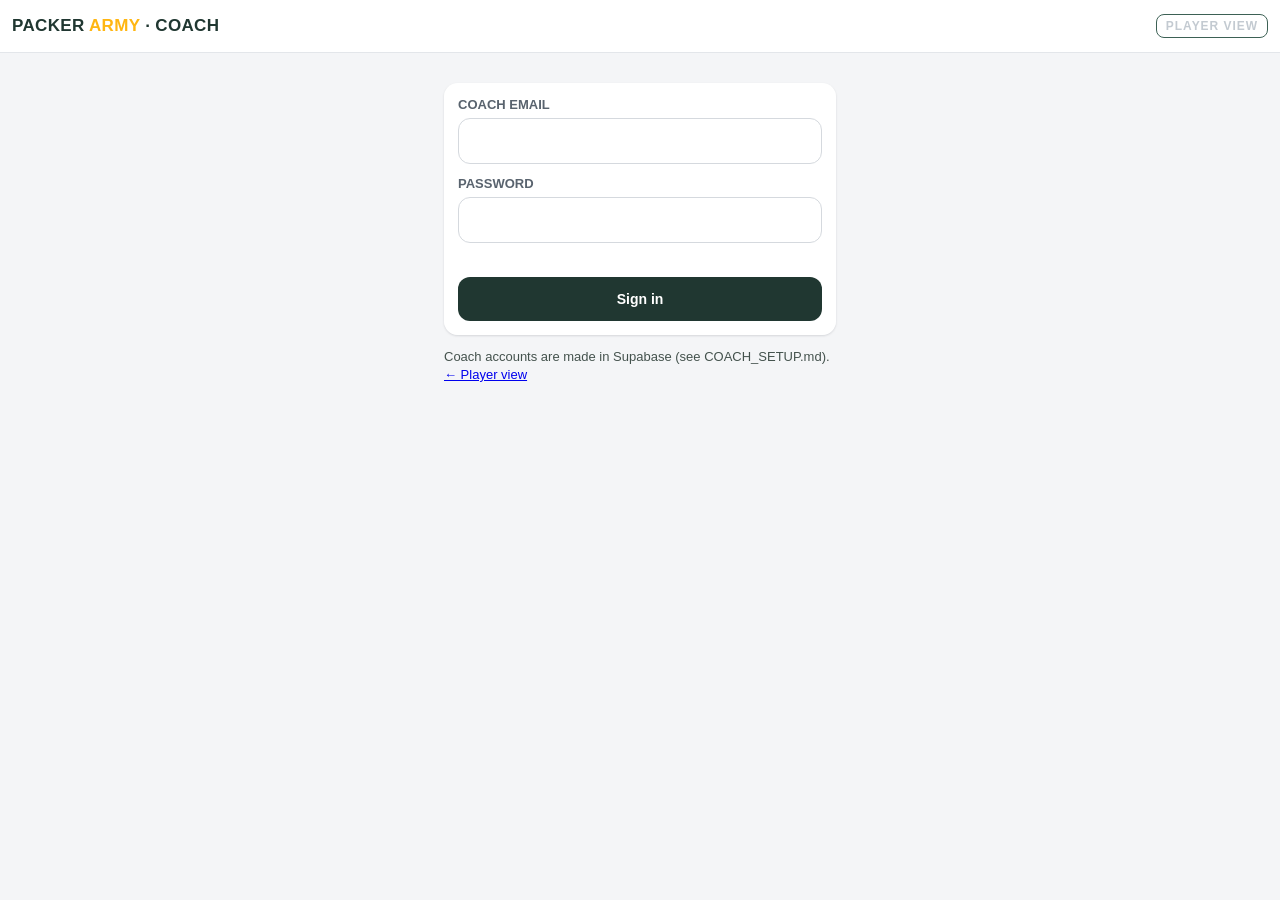
<file: coach.html>
<!doctype html><html lang=en><head><meta charset=utf-8>
<meta name=viewport content="width=device-width,initial-scale=1,viewport-fit=cover,maximum-scale=1">
<meta name=apple-mobile-web-app-capable content=yes><meta name=theme-color content="#203731">
<link rel=manifest href=manifest.webmanifest><link rel=apple-touch-icon href=icons/icon-180.png>
<title>Packer Army Coach</title>
<link rel=stylesheet href=theme.css>
<style>
body{padding-bottom:calc(84px + env(safe-area-inset-bottom))}
.view{display:none}.view.show{display:block}
.pick{display:flex;gap:6px;align-items:center;padding:10px 0 8px}
.pick select{flex:1;min-width:0;font-weight:600;font-size:15px;font-family:inherit;padding:9px 8px;border-radius:9px;border:1.5px solid var(--g3);background:#fff;color:var(--ink)}
.pick .btn{padding:9px 13px}
.more{display:flex;flex-wrap:wrap;gap:8px;margin:14px 0}.more .btn{flex:1 1 44%;text-align:center;text-decoration:none}
.actions{position:fixed;left:0;right:0;bottom:0;background:var(--g);padding:10px 10px calc(10px + env(safe-area-inset-bottom));display:flex;gap:8px;z-index:10;box-shadow:0 -2px 10px rgba(0,0,0,.25)}
.actions .btn{flex:1}.actions #save{flex:1.6}
.login{max-width:420px;margin:30px auto;padding:0 14px}
h3.sec{margin:14px 2px 6px;font-size:14px;letter-spacing:.06em;color:var(--g)}
.idea{display:flex;gap:10px;background:#fff;border-radius:10px;box-shadow:0 1px 3px rgba(0,0,0,.15);padding:8px;margin:0 0 8px;align-items:center;cursor:pointer}
.idea .mini{width:110px;flex:none;aspect-ratio:1.3;position:relative}.idea .mini svg,.cmp .d svg,.hist .mini svg{position:absolute;inset:0;width:100%;height:100%}
.idea .tx{flex:1;min-width:0;font:13px/1.3 var(--font)}.idea .tx b{display:block;font-size:14px;margin-bottom:2px}
.cmp{display:grid;grid-template-columns:1fr 1fr;gap:8px;margin:8px 0}@media(max-width:520px){.cmp{grid-template-columns:1fr}}
.cmp figure{margin:0;background:#fff;border-radius:10px;overflow:hidden;box-shadow:0 1px 3px rgba(0,0,0,.15)}
.cmp figcaption{background:var(--g);color:#fff;font:600 12px var(--font);letter-spacing:.05em;padding:5px 8px}.cmp figure.new figcaption{background:var(--gold);color:var(--ink)}
.cmp .d{aspect-ratio:1.3;position:relative}
.msg{background:#fff;border-left:4px solid var(--gold);border-radius:8px;padding:10px 12px;margin:10px 0;font:15px/1.4 var(--font)}
.meta{font:13px/1.4 var(--font);color:#44524d}
.btns{display:flex;flex-wrap:wrap;gap:8px;margin:12px 0}.btns .btn{flex:1 1 40%}
.cm{background:#fff;border-radius:8px;padding:8px 10px;margin:6px 0;font:14px/1.35 var(--font);display:flex;gap:8px}.cm div{flex:1}.cm b{color:var(--g)}
.cm button{background:none;border:0;color:var(--warn);font-size:18px}
.hist{display:flex;gap:10px;align-items:center;border-bottom:1px solid #e3e8e5;padding:8px 0}.hist .mini{width:90px;flex:none;aspect-ratio:1.3;position:relative}.hist div{flex:1;font:13px/1.3 var(--font)}
dialog .radio{display:flex;gap:8px;align-items:center;font:15px var(--font);margin:8px 0}
#histList{max-height:60vh;overflow:auto}
</style></head><body>
<header><div class=hrow><h1>PACKER <span>ARMY</span> · COACH</h1><div class=seg id=fmts></div><a href="index.html" style="flex:none;color:var(--mute);border:1.5px solid var(--g3);border-radius:8px;padding:4px 9px;font-size:12px;font-weight:600;letter-spacing:.08em;text-decoration:none">PLAYER VIEW</a></div><div class=tabs id=tabs><button data-t=book class=on>Playbook</button><button data-t=review>Review ideas</button></div></header>

<div class="view login" id=vLogin>
  <fieldset><label>COACH EMAIL</label><input type=email id=lEmail autocomplete=username autocapitalize=off>
  <label>PASSWORD</label><input type=password id=lPass autocomplete=current-password>
  <div id=lMsg class=meta style="color:var(--warn);min-height:20px;margin-top:8px"></div>
  <button class="btn gold" id=lGo style="width:100%;margin-top:6px">Sign in</button></fieldset>
  <p class=meta>Coach accounts are made in Supabase (see COACH_SETUP.md). <a href="index.html">← Player view</a></p>
</div>

<div class="view wrap" id=vBook>
  <div class=pick><button class=btn id=prev aria-label="previous play">◀</button><select id=pick></select><button class=btn id=next aria-label="next play">▶</button></div>
  <div id=ed></div>
  <div class=more>
    <button class="btn ghost" id=print5>Print 5v5 wristband</button><button class="btn ghost" id=print6>Print 6v6 wristband</button>
    <button class="btn ghost" id=printD5>Print 5v5 defense</button><button class="btn ghost" id=printD6>Print 6v6 defense</button>
    <button class="btn gold" id=analyzeBtn>🔍 ANALYZE ALL PLAYS</button><button class="btn ghost" id=histBtn>Versions of this play</button><button class="btn ghost" id=revert>Undo all unsaved changes</button>
    <button class="btn ghost" id=codeBtn>Team code</button><button class="btn ghost" id=out>Sign out</button>
    <a class="btn ghost" href="index.html">← Player view</a>
  </div>
</div>

<div class="view wrap" id=vReview><div id=rev></div></div>

<div class=actions id=bar><button class=btn id=undo>Undo</button><button class="btn gold" id=save>Save</button></div>

<dialog id=dNote><h2 id=nTitle></h2><p id=nText></p><div id=nPick></div><textarea id=nBody maxlength=600></textarea>
  <div class=row><button class="btn ghost" id=nCancel>Cancel</button><button class="btn gold" id=nOk>OK</button></div></dialog>
<dialog id=dApply><h2>Apply this idea</h2><p>Every player's app gets the result. The play it replaces is kept in its version history.</p>
  <div id=aOpts></div><label>NOTE TO THE TEAM (optional)</label><textarea id=aNote maxlength=600></textarea>
  <div class=row><button class="btn ghost" id=aCancel>Cancel</button><button class="btn gold" id=aOk>Apply</button></div></dialog>
<dialog id=dHist><h2 id=hTitle>Versions</h2><div id=histList></div><div class=row><button class="btn ghost" id=hClose>Close</button></div></dialog>
<dialog id=dCode><h2>Team code</h2><p>Players type this once to open the app. Changing it signs every player out until they enter the new one.</p>
  <label>CURRENT CODE</label><input id=cNow readonly><label>NEW CODE</label><input id=cNew autocapitalize=characters autocomplete=off maxlength=40>
  <div class=row><button class="btn ghost" id=cCancel>Close</button><button class="btn gold" id=cOk>Change</button></div></dialog>

<script src=config.js></script><script src=analyze.js></script><script src=pa-rules2025.js></script><script src=los-overlay.js></script><script src=analyze-panel.js></script><script src=pb.js></script><script src=data.js></script><script src=editor.js></script>
<script>
const $=s=>document.querySelector(s), clone=o=>JSON.parse(JSON.stringify(o)), same=(a,b)=>JSON.stringify(a)===JSON.stringify(b), P=PA.esc;
const base={}, work={};            // base = saved playbook, work = coach's copy being edited (kept on the phone until saved)
let FMTS=[], FMT='', idx=0, tab='book', ideas=[], openIdea=null, stops=[];
const ed=PlayEditor($('#ed'),{onChange:()=>{ saveDraft(); refresh(); }});
const cur=()=>work[FMT][idx];
const changed=f=>(work[f]||[]).filter(p=>!same(p,(base[f]||[]).find(q=>q.n===p.n)));
function saveDraft(){ for(const f of FMTS){ if(changed(f).length) PA.store.set('pa_draft_'+f,work[f]); else PA.store.del('pa_draft_'+f); } }
function view(v){ ['vLogin','vBook','vReview'].forEach(x=>$('#'+x).classList.toggle('show',x===v)); $('#bar').style.display=v==='vBook'?'flex':'none';
  $('#fmts').style.display=$('#tabs').style.display=v==='vLogin'?'none':'flex'; }
const needsPlay=x=>x.kind==='new'&&!x.target_n;   // players see ideas inside a play, so new-play ideas need one to show with

/* ---------- sign in + load ---------- */
async function start(){
  if(!PA.configured){ view('vLogin'); $('#lMsg').textContent='App not connected yet: fill in config.js (COACH_SETUP.md).'; return; }
  try{ const by=await PA.coachPlays(); FMTS=Object.keys(by).sort();
    for(const f of FMTS){ base[f]=by[f]; const d=PA.store.get('pa_draft_'+f); work[f]=d||clone(by[f]); if(d&&changed(f).length) PA.toast('Restored your unsaved '+f+' changes'); }
  }catch(e){ if(e.status===401||/Coach sign-in|JWT|token/i.test(e.message)){ PA.logout(); view('vLogin'); return; } PA.say(e.message); return; }
  $('#fmts').innerHTML=FMTS.map(f=>`<button>${f}</button>`).join('');
  const s=PA.store.get('pa_coach_fmt'); FMT=FMTS.includes(s)?s:FMTS[0];
  if(location.hash==='#review'){ tab='review'; [...$('#tabs').children].forEach(b=>b.classList.toggle('on',b.dataset.t==='review')); }   // from the 📥 inbox
  view(tab==='book'?'vBook':'vReview'); loadPlay(); loadIdeas();
}
$('#lGo').onclick=async()=>{ $('#lMsg').textContent='Signing in…';
  try{ await PA.login($('#lEmail').value.trim(),$('#lPass').value); $('#lMsg').textContent=''; start(); }
  catch(e){ $('#lMsg').textContent=e.message==='Invalid login credentials'?'Wrong email or password.':e.message; } };
$('#out').onclick=async()=>{ if(FMTS.some(f=>changed(f).length)&&!await PA.ask('You have unsaved changes on this phone. They stay here until you sign back in. Sign out?')) return; PA.logout(); location.reload(); };

/* ---------- playbook ---------- */
function loadPlay(){ idx=Math.min(idx,work[FMT].length-1); ed.load(cur(),FMT+'#'+cur().n); refresh(); }
function refresh(){
  [...$('#fmts').children].forEach(b=>b.classList.toggle('on',b.textContent===FMT));
  const ch=new Set(changed(FMT).map(p=>p.n));
  $('#pick').innerHTML=work[FMT].map((p,i)=>`<option value="${i}">${ch.has(p.n)?'● ':''}#${p.n}${p.side==='D'?' (defense)':''} ${P(p.name)}</option>`).join(''); $('#pick').value=idx;
  const total=FMTS.reduce((a,f)=>a+changed(f).length,0);
  $('#save').textContent=total?`Save to team (${total})`:'Saved ✓'; $('#save').disabled=!total; $('#undo').disabled=!ed.canUndo();
  const pend=ideas.filter(x=>x.status==='pending').length; $('#tabs [data-t=review]').textContent='Review ideas'+(pend?` (${pend})`:'');
}
const go=i=>{ idx=(i+work[FMT].length)%work[FMT].length; loadPlay(); };
$('#pick').onchange=e=>go(+e.target.value); $('#prev').onclick=()=>go(idx-1); $('#next').onclick=()=>go(idx+1);
$('#fmts').onclick=e=>{ if(e.target.tagName!=='BUTTON') return; FMT=e.target.textContent; PA.store.set('pa_coach_fmt',FMT); if(tab==='book') loadPlay(); else drawReview(); refresh(); };
$('#tabs').onclick=e=>{ const t=e.target.dataset.t; if(!t) return; tab=t; [...$('#tabs').children].forEach(b=>b.classList.toggle('on',b.dataset.t===t)); openIdea=null;
  view(t==='book'?'vBook':'vReview'); if(t==='review') loadIdeas(); else loadPlay(); };
$('#undo').onclick=()=>{ if(!ed.undo()) PA.toast('Nothing to undo'); };
$('#revert').onclick=async()=>{ const b=base[FMT].find(q=>q.n===cur().n); if(!b||same(b,cur())) return PA.toast('This play has no unsaved changes');
  if(!await PA.ask(`Put play #${cur().n} back to the saved version?`)) return; work[FMT][idx]=clone(b); saveDraft(); loadPlay(); };
$('#analyzeBtn').onclick=()=>{ if(!window.PAAnalyzePanel) return PA.say('Analyzer not loaded.'); PAAnalyzePanel.open([].concat(...FMTS.map(f=>(work[f]||[]).map(p=>({fmt:f,n:p.n,data:p}))))); };
$('#save').onclick=async()=>{
  if(!await PA.ruleGuard([].concat(...FMTS.map(f=>changed(f).map(p=>({fmt:f,n:p.n,data:p})))))) return;
  $('#save').disabled=true; $('#save').textContent='Saving…'; const today=new Date().toISOString().slice(0,10);
  try{ for(const f of FMTS) for(const p of changed(f)){ p.updated=today; await PA.coachRpc('pa_save_play',{fmt:f,n:p.n,data:p,reason:'Coach edit'});
         const i=base[f].findIndex(q=>q.n===p.n); if(i>=0) base[f][i]=clone(p); else base[f].push(clone(p)); }
       saveDraft(); PA.toast('Saved! Players get it next time they open the app.',3500); }
  catch(e){ PA.say('Save failed. Your changes are still on this phone.\n\n'+e.message); }
  refresh(); };
function printFmt(f,side){ PA.store.set('pa_print_'+f,work[f]); location.href='print.html?fmt='+f+'&src=coach'+(side?'&side='+side:''); }
$('#print5').onclick=()=>printFmt('5v5'); $('#print6').onclick=()=>printFmt('6v6'); $('#printD5').onclick=()=>printFmt('5v5','D'); $('#printD6').onclick=()=>printFmt('6v6','D');
$('#histBtn').onclick=async()=>{ const p=cur(); $('#hTitle').textContent=`Versions of #${p.n}`; $('#histList').innerHTML='<p class=meta>Loading…</p>'; $('#dHist').showModal();
  try{ const h=await PA.coachRpc('pa_history',{fmt:FMT,n:p.n});
    $('#histList').innerHTML=h.length?h.map((v,i)=>`<div class=hist><div class=mini data-i="${i}"></div><div><b>${P(v.data.name)}</b><br>replaced ${new Date(v.replaced_at).toLocaleString()}<br><span class=meta>${P(v.reason||'')}</span></div><button class=btn data-r="${i}">Restore</button></div>`).join(''):'<p class=meta>No earlier versions yet.</p>';
    $('#histList').querySelectorAll('.mini').forEach(m=>m.innerHTML=PB.staticSVG(h[+m.dataset.i].data,{aspect:1.3}));
    $('#histList').onclick=e=>{ const r=e.target.dataset.r; if(r==null) return; const d=clone(h[+r].data); d.n=p.n; work[FMT][idx]=d; saveDraft(); $('#dHist').close(); loadPlay(); PA.toast('Restored here. Tap Save to send it to the team.',3500); };
  }catch(e){ $('#histList').textContent=e.message; } };
$('#hClose').onclick=()=>$('#dHist').close();
$('#codeBtn').onclick=async()=>{ $('#cNew').value=''; $('#dCode').showModal(); try{ $('#cNow').value=await PA.coachRpc('pa_get_code'); }catch(e){ $('#cNow').value=e.message; } };
$('#cCancel').onclick=()=>$('#dCode').close();
$('#cOk').onclick=async()=>{ const c=$('#cNew').value.trim(); if(c.length<4) return PA.say('Use at least 4 characters');
  try{ await PA.coachRpc('pa_set_code',{new_code:c}); PA.store.set('pa_code',c); $('#cNow').value=c; PA.toast('Team code changed'); }catch(e){ PA.say(e.message); } };

/* ---------- review ideas ---------- */
async function loadIdeas(){ try{ ideas=(await PA.coachRpc('pa_coach_proposals')).map(x=>(PA.norm(x.play),x)); }catch(e){ ideas=[]; $('#rev').innerHTML='<p class=meta>'+P(e.message)+'</p>'; return; }
  refresh(); if(tab==='review') openIdea?drawIdea(ideas.find(x=>x.id===openIdea)):drawReview(); }
const LBL={pending:'NEW — NEEDS YOU',shared:'TEAM VOTING',applied:'APPLIED',declined:'DECLINED'};
function drawReview(){
  const list=ideas.filter(x=>x.fmt===FMT), card=x=>`<div class=idea data-id="${x.id}"><div class=mini data-id="${x.id}"></div><div class=tx><b>${P(x.play.name||'Untitled')}</b>
    <span class="pill ${x.status}">${LBL[x.status]}</span> ${x.kind==='new'?'New play':'Change #'+x.target_n} · ${P(x.author)} · ${PA.ago(x.created_at)}<div class=meta>👍 ${x.yes} · 👎 ${x.no} · 💬 ${x.comments}</div></div></div>`;
  const sec=(t,a)=>a.length?`<h3 class=sec>${t}</h3>`+a.map(card).join(''):'';
  $('#rev').innerHTML=(sec('NEEDS YOUR REVIEW',list.filter(x=>x.status==='pending'))+sec('TEAM IS VOTING',list.filter(x=>x.status==='shared'))
    +sec('DECIDED',list.filter(x=>x.status==='applied'||x.status==='declined').slice(0,30)))||`<p class=meta>No ${FMT} ideas yet. Players send them from any play (“Suggest a change”) or the 💡 Ideas tab.</p>`;
  $('#rev').querySelectorAll('.mini').forEach(m=>m.innerHTML=PB.staticSVG(ideas.find(x=>x.id===m.dataset.id).play,{aspect:1.3}));
  $('#rev').onclick=e=>{ const c=e.target.closest('.idea'); if(c){ openIdea=c.dataset.id; drawIdea(ideas.find(x=>x.id===openIdea)); scrollTo(0,0); } };
}
async function drawIdea(x){
  if(!x){ openIdea=null; return drawReview(); }
  stops.forEach(s=>s()); stops=[];
  const now=x.target_n?base[x.fmt].find(p=>p.n===x.target_n):null;
  $('#rev').innerHTML=`<div class=btns style="margin:10px 0 0"><button class=btn id=back style="flex:0 0 auto">← All ideas</button><span class="pill ${x.status}" style="align-self:center">${LBL[x.status]}</span></div>
    <h2 style="margin:8px 0 2px;font-size:19px">${P(x.play.name||'Untitled')}</h2>
    <div class=meta>${x.fmt} · ${x.kind==='new'?('New play'+(x.target_n?`, suggests replacing #${x.target_n}`:'')):`Change to #${x.target_n}`} · by <b>${P(x.author)}</b> · ${PA.ago(x.created_at)}</div>
    ${x.message?`<div class=msg>“${P(x.message)}”</div>`:''}${x.coach_note?`<div class=meta><b>Your note:</b> ${P(x.coach_note)}</div>`:''}
    <div class=cmp>${now&&x.status!=='applied'?`<figure><figcaption>NOW · #${now.n} ${P(now.name)}</figcaption><div class=d id=cmpNow></div></figure>`:''}<figure class=new><figcaption>IDEA</figcaption><div class=d id=cmpIdea></div></figure></div>
    <button class="btn gold" id=pb style="width:100%">▶ Play ${now?'both':''}</button>
    <div class=btns>
      ${x.status==='pending'?'<button class="btn gold" id=share>Share with team</button>':''}
      ${x.status==='pending'||x.status==='shared'?'<button class=btn id=apply>Apply…</button><button class=btn id=edit>Edit idea first</button><button class="btn ghost" id=decline>Decline</button>':''}
      ${x.status==='shared'?'<button class="btn ghost" id=unshare>Stop voting</button>':''}
      ${x.status==='declined'?'<button class=btn id=reopen>Reopen</button>':''}
    </div>
    <div class=meta>👍 ${x.yes} yes · 👎 ${x.no} no</div>
    <h3 class=sec>COMMENTS</h3><div id=cms class=meta>Loading…</div>`;
  const dI=$('#cmpIdea'), dN=$('#cmpNow'); dI.innerHTML=PB.staticSVG(x.play,{aspect:1.3}); if(dN) dN.innerHTML=PB.staticSVG(now,{aspect:1.3});
  $('#pb').onclick=()=>{ stops.forEach(s=>s()); stops=[PA.animate(dI,x.play)]; if(dN) stops.push(PA.animate(dN,now)); };
  $('#back').onclick=()=>{ openIdea=null; drawReview(); };
  const B=(id,fn)=>{ const b=$('#'+id); if(b) b.onclick=fn; };
  B('share',()=>note('Share with the team','Optional note the team will see (e.g. “Should X line up wider?”).',(t,w)=>setStatus(x,'shared',t,w),needsPlay(x)?base[x.fmt]:null));
  B('decline',()=>note('Decline this idea',`Optional note to ${x.author} (e.g. “Great thinking, but it breaks the no-run-zone rule”).`,t=>setStatus(x,'declined',t)));
  B('unshare',()=>setStatus(x,'pending',null)); B('reopen',()=>setStatus(x,'pending',null));
  B('apply',()=>applyDlg(x)); B('edit',()=>editIdea(x));
  try{ const c=await PA.coachRpc('pa_coach_comments',{pid:x.id});
    $('#cms').className=''; $('#cms').innerHTML=c.length?c.map(m=>`<div class=cm><div><b>${P(m.author)}</b> <small class=meta>${PA.ago(m.created_at)}</small><br>${P(m.body)}</div><button data-c="${m.id}" aria-label="delete">×</button></div>`).join(''):'<p class=meta>No comments yet.</p>';
    $('#cms').onclick=async e=>{ const id=e.target.dataset.c; if(!id||!await PA.ask('Delete this comment?')) return; await PA.coachRpc('pa_delete_comment',{cid:+id}); loadIdeas(); };
  }catch(e){ $('#cms').textContent=e.message; }
}
function note(title,text,ok,pickFrom){ $('#nTitle').textContent=title; $('#nText').textContent=text; $('#nBody').value='';
  $('#nPick').innerHTML=pickFrom?`<label>SHOW IT TO THE TEAM WITH PLAY</label><select class=f id=nWith>${pickFrom.map(p=>`<option value="${p.n}">#${p.n} ${P(p.name)}</option>`).join('')}</select><label>NOTE</label>`:'';
  $('#dNote').showModal();
  $('#nOk').onclick=()=>{ $('#dNote').close(); ok($('#nBody').value,pickFrom?+$('#nWith').value:null); }; }
$('#nCancel').onclick=()=>$('#dNote').close();
async function setStatus(x,s,t,w){ try{ await PA.coachRpc('pa_set_status',{pid:x.id,new_status:s,note:t,show_with:w||null}); PA.toast({shared:'Shared with the team',declined:'Declined',pending:'Moved back to review'}[s]); loadIdeas(); }catch(e){ PA.say(e.message); } }
function applyDlg(x){
  const plays=base[x.fmt], opt=(v,l,on)=>`<label class=radio><input type=radio name=ap value="${v}" ${on?'checked':''}> ${l}</label>`;
  $('#aOpts').innerHTML=(x.kind==='modify'?opt(x.target_n,`Change play #${x.target_n} (${P(plays.find(p=>p.n===x.target_n)?.name||'')})`,true):'')
    +`<label class=radio><input type=radio name=ap value=pick ${x.kind==='new'?'checked':''}> Replace play <select class=f id=aPick style="width:auto;flex:1">${plays.map(p=>`<option value="${p.n}" ${p.n===x.target_n?'selected':''}>#${p.n} ${P(p.name)}</option>`).join('')}</select></label>`
    ;   // no spares: every idea changes or replaces one of the 24 plays / 8 defenses
  $('#aNote').value=''; $('#dApply').showModal();
  $('#aOk').onclick=async()=>{ const v=document.querySelector('input[name=ap]:checked').value, into=v==='pick'?+$('#aPick').value:+v;
    if(into && changed(x.fmt).some(p=>p.n===into) && !await PA.ask(`You have unsaved edits to #${into}. Applying replaces them. Continue?`)) return;
    try{ const n=await PA.coachRpc('pa_apply',{pid:x.id,into_n:into,note:$('#aNote').value}); $('#dApply').close();
      const by=await PA.coachPlays(); base[x.fmt]=by[x.fmt]; const w=work[x.fmt], fresh=by[x.fmt].find(p=>p.n===n); const i=w.findIndex(p=>p.n===n); if(i>=0) w[i]=clone(fresh); else { w.push(clone(fresh)); w.sort((a,b)=>a.n-b.n); }
      saveDraft(); PA.toast(`Applied as play #${n}. Players get it next time they open the app.`,4000); loadIdeas(); }
    catch(e){ PA.say(e.message); } };
}
$('#aCancel').onclick=()=>$('#dApply').close();
function editIdea(x){
  const copy=clone(x.play);
  $('#rev').innerHTML=`<div class=btns style="margin:10px 0"><button class=btn id=eBack style="flex:0 0 auto">← Cancel</button><button class="btn gold" id=eSave>Save changes to idea</button></div><p class=meta>Editing ${P(x.author)}’s idea before the team sees it.</p><div id=ied></div>`;
  const e2=PlayEditor($('#ied')); e2.load(copy,'idea-'+x.id);
  $('#eBack').onclick=()=>drawIdea(x);
  $('#eSave').onclick=async()=>{ try{ await PA.coachRpc('pa_update_proposal',{pid:x.id,play:copy}); PA.toast('Idea updated'); loadIdeas(); }catch(e){ PA.say(e.message); } };
}
document.addEventListener('visibilitychange',()=>{ if(document.visibilityState==='visible'&&PA.coachEmail()) loadIdeas(); });
start();
</script></body></html>
</file>
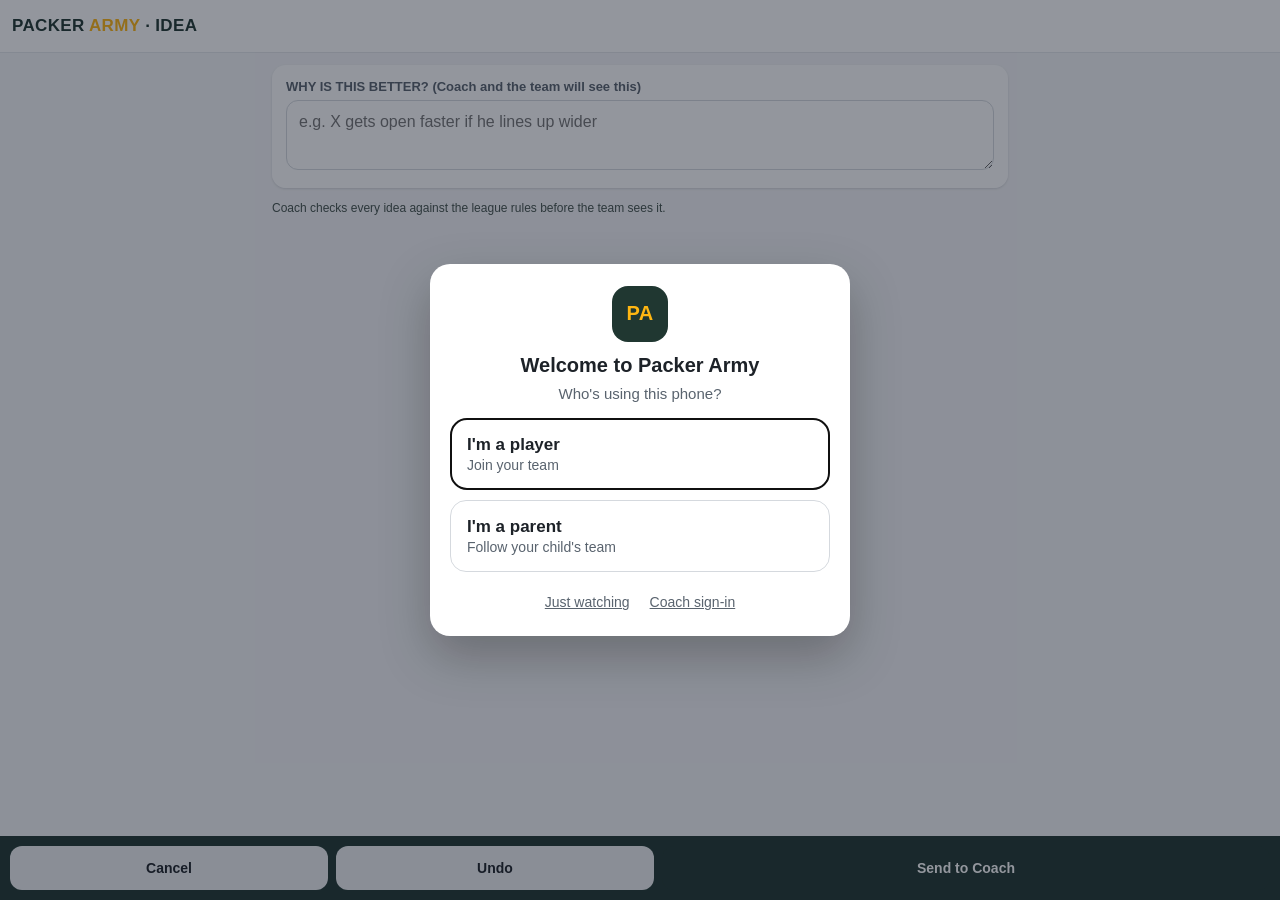
<file: edit.html>
<!doctype html><html lang=en><head><meta charset=utf-8>
<meta name=viewport content="width=device-width,initial-scale=1,viewport-fit=cover,maximum-scale=1">
<meta name=apple-mobile-web-app-capable content=yes><meta name=theme-color content="#203731">
<link rel=manifest href=manifest.webmanifest><link rel=apple-touch-icon href=icons/icon-180.png>
<title>Packer Army Idea</title>
<link rel=stylesheet href=theme.css>
<style>
body{padding-bottom:calc(84px + env(safe-area-inset-bottom))}
.orig{display:flex;gap:10px;align-items:center;background:#fff;border-radius:10px;padding:8px;margin:10px 0;box-shadow:0 1px 3px rgba(0,0,0,.12);font:13px/1.3 var(--font)}
.orig .mini{width:96px;flex:none;aspect-ratio:1.3;position:relative}.orig .mini svg{position:absolute;inset:0;width:100%;height:100%}
.start{display:flex;gap:8px;align-items:center;margin:10px 0}.start select{flex:1}
.actions{position:fixed;left:0;right:0;bottom:0;background:var(--g);padding:10px 10px calc(10px + env(safe-area-inset-bottom));display:flex;gap:8px;z-index:10}
.actions .btn{flex:1}.actions #send{flex:2}
</style></head><body>
<header><div class=hrow><h1 id=hd>PACKER <span>ARMY</span> · IDEA</h1></div></header>
<div class=wrap>
  <div id=top></div>
  <div id=ed></div>
  <fieldset>
    <label>WHY IS THIS BETTER? (Coach and the team will see this)</label><textarea id=msg maxlength=600 placeholder="e.g. X gets open faster if he lines up wider"></textarea>
    <div id=replaceBox style="display:none"><label>WHICH PLAY SHOULD IT REPLACE? (each team has exactly 24 plays)</label><select class=f id=repl></select></div>
  </fieldset>
  <p style="font:12px/1.4 var(--font);color:#44524d">Coach checks every idea against the league rules before the team sees it.</p>
</div>
<div class=actions><a class=btn id=cancel href="index.html" style="text-align:center;text-decoration:none">Cancel</a><button class=btn id=undo>Undo</button><button class="btn gold" id=send>Send to Coach</button></div>
<script src=config.js></script><script src=analyze.js></script><script src=pa-rules2025.js></script><script src=los-overlay.js></script><script src=pb.js></script><script src=data.js></script><script src=editor.js></script>
<script>
const $=s=>document.querySelector(s), q=new URLSearchParams(location.search);
const FMT=/^[0-9a-z]{3,4}$/i.test(q.get('fmt')||'')?q.get('fmt'):'5v5',   // only a real format name (never markup from a link)
      N=q.get('n')?+q.get('n'):null, NEW=!N, FROM=q.get('from')?+q.get('from'):null;
const BACK='index.html'+((N||FROM)?`#play=${FMT}-${N||FROM}`:'');
document.getElementById('cancel').href=BACK;
const DKEY='pa_idea_'+FMT+'_'+(N||'new');
const clone=o=>JSON.parse(JSON.stringify(o));
// blank formation for a brand-new play: shotgun, everyone on the line of scrimmage except Q (and H behind in 6v6)
const SPOTS={C:[0,0],Q:[0,-2],X:[-3.2,0],Y:[3.2,0],Z:[1.6,0],H:[-1.3,-2.2]};
let plays=[], base=null, ed=null, work=null;
function blank(){ const keys=Object.keys((plays[0]||{players:{C:1,Q:1,X:1,Y:1,Z:1}}).players);
  return {n:0,name:'My new play',form:'SG',players:Object.fromEntries(keys.map(k=>[k,(SPOTS[k]||[0,-3]).slice()])),star:null,routes:{},ball:[],status:'new',note:null,format:FMT}; }
function save(){ PA.store.set(DKEY,{play:work,msg:$('#msg').value,repl:$('#repl').value}); }
function startFrom(p){ work=clone(p); ed.load(work,DKEY); save(); }
(async()=>{
  if(!PA.configured) return document.body.append('App not connected (config.js).');
  if(!await PA.join(true)){ location.href=BACK; return; }
  try{ plays=(await PA.loadPlays()).by[FMT]||[]; }catch(e){ return PA.say('Could not load plays: '+e.message); }
  ed=PlayEditor($('#ed'),{onChange:save});
  const d=PA.store.get(DKEY);
  if(NEW){
    $('#hd').innerHTML='PACKER <span>ARMY</span> · NEW '+FMT+' PLAY';
    $('#top').innerHTML=`<div class=start><label style="margin:0">START FROM</label><select class=f id=from><option value="">Blank formation</option>${plays.map(p=>`<option value="${p.n}">Copy of #${p.n} ${PA.esc(p.name)}</option>`).join('')}</select></div>`;
    $('#from').onchange=async e=>{ if(work&&ed.canUndo()&&!await PA.ask('Start over? Your drawing will be replaced.')) return; const p=plays.find(x=>x.n==e.target.value); const s=p?clone(p):blank(); if(p){ s.name='My version of '+p.name; } startFrom(s); };
    $('#replaceBox').style.display='block';
    $('#repl').innerHTML='<option value="">Not sure: let Coach pick</option>'+plays.map(p=>`<option value="${p.n}">Replace #${p.n} ${PA.esc(p.name)}</option>`).join('');
  } else {
    base=plays.find(p=>p.n===N); if(!base) return PA.say('Play #'+N+' not found');
    $('#hd').innerHTML=`PACKER <span>ARMY</span> · CHANGE #${N}`;
    $('#top').innerHTML=`<div class=orig><div class=mini>${PB.staticSVG(base,{aspect:1.3})}</div><div><b>Now: #${N} ${PA.esc(base.name)}</b><br>Drag players, reshape routes, or change who gets the ball below. Your idea goes to Coach first.</div></div>`;
  }
  if(d&&d.play){ work=d.play; ed.load(work,DKEY); $('#msg').value=d.msg||''; $('#repl').value=d.repl||''; PA.toast('Picked up where you left off'); }
  else { const src=FROM&&plays.find(p=>p.n===FROM); if(NEW&&src){ const s=clone(src); s.name='My version of '+src.name; startFrom(s); $('#from').value=FROM; } else startFrom(NEW?blank():base); }
  $('#msg').oninput=save; $('#repl').onchange=save;
})();
$('#undo').onclick=()=>{ if(!ed.undo()) PA.toast('Nothing to undo'); };
$('#send').onclick=async()=>{
  if(!NEW && JSON.stringify(work)===JSON.stringify(base)) return PA.toast('Change something first');
  if(!(work.ball||[]).length && !await PA.ask('Your play has no pass or hand-off yet (Ball button). Send anyway?')) return;
  if(!await PA.join(true)) return;
  $('#send').disabled=true; $('#send').textContent='Sending…';
  try{
    const repl=$('#repl').value?+$('#repl').value:null;
    await PA.propose(FMT,NEW?'new':'modify',NEW?repl:N,work,$('#msg').value);
    PA.store.del(DKEY); PA.toast('Sent! Coach will look at it.',3000);
    setTimeout(()=>location.href=BACK,900);
  }catch(e){ PA.say('Could not send: '+e.message); $('#send').disabled=false; $('#send').textContent='Send to Coach'; }
};
</script></body></html>
</file>
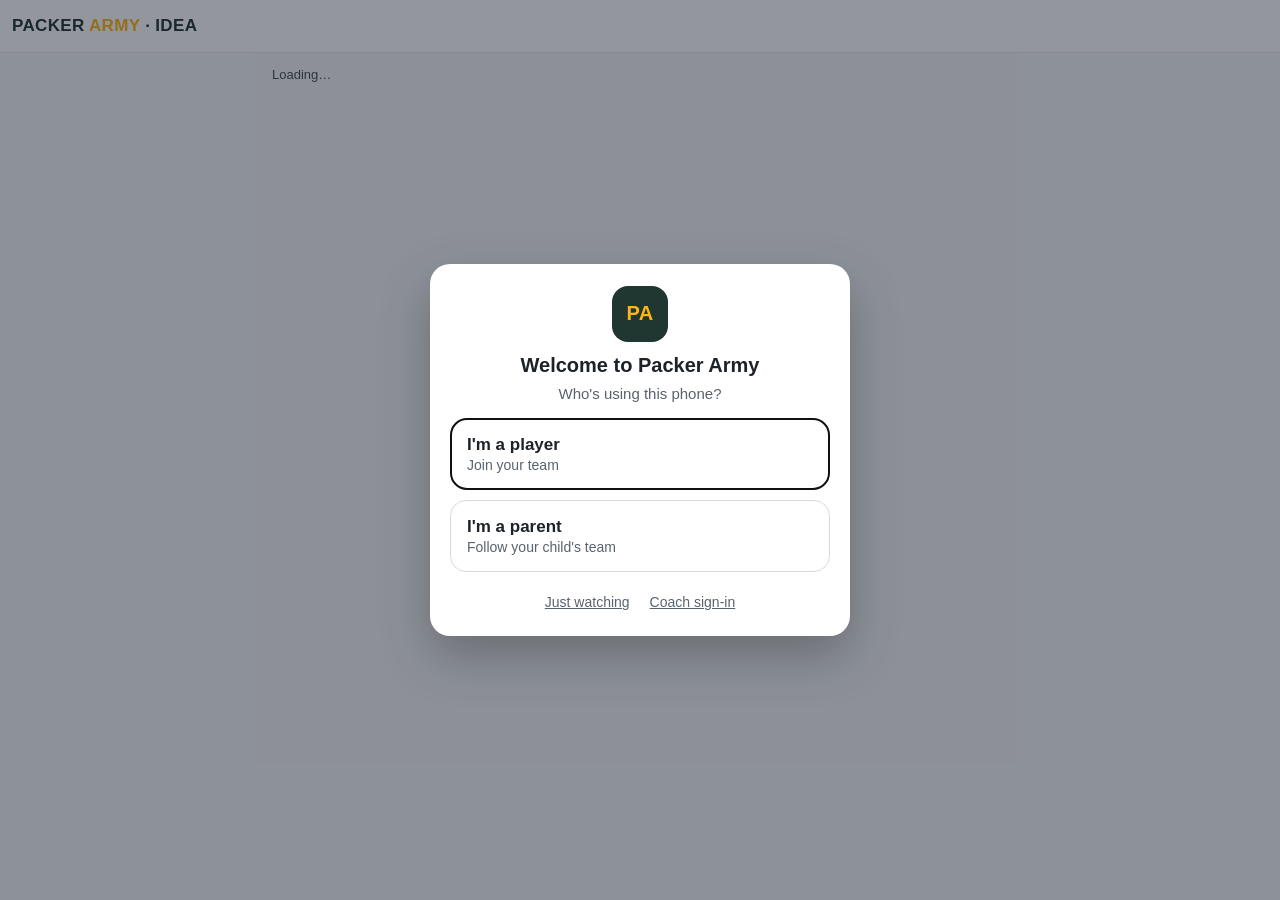
<file: idea.html>
<!doctype html><html lang=en><head><meta charset=utf-8>
<meta name=viewport content="width=device-width,initial-scale=1,viewport-fit=cover">
<meta name=apple-mobile-web-app-capable content=yes><meta name=theme-color content="#203731">
<link rel=manifest href=manifest.webmanifest><link rel=apple-touch-icon href=icons/icon-180.png>
<title>Packer Army Idea</title>
<link rel=stylesheet href=theme.css>
<style>
.hd{display:flex;align-items:center;gap:8px;padding:10px 0 4px}.hd h2{flex:1;margin:0;font-size:18px}
.meta{font:13px/1.4 var(--font);color:#44524d}
.msg{background:#fff;border-left:4px solid var(--gold);border-radius:8px;padding:10px 12px;margin:10px 0;font:15px/1.4 var(--font)}
.coachnote{background:var(--g);color:#fff;border-radius:8px;padding:10px 12px;margin:10px 0;font:14px/1.4 var(--font)}.coachnote b{color:var(--gold)}
.cmp{display:grid;grid-template-columns:1fr 1fr;gap:8px;margin:8px 0}
@media(max-width:520px){.cmp{grid-template-columns:1fr}}
.cmp figure{margin:0;background:#fff;border-radius:10px;overflow:hidden;box-shadow:0 1px 3px rgba(0,0,0,.15)}
.cmp figcaption{background:var(--g);color:#fff;font:600 12px var(--font);letter-spacing:.05em;padding:5px 8px}.cmp figure.new figcaption{background:var(--gold);color:var(--ink)}
.cmp .d{aspect-ratio:1.3;position:relative}.cmp .d svg{position:absolute;inset:0;width:100%;height:100%}
.votes{display:flex;gap:8px;margin:12px 0}.votes .btn{flex:1;font-size:17px;padding:12px}
.votes .btn.on{background:var(--gold);color:var(--ink)}
.cm{background:#fff;border-radius:8px;padding:8px 10px;margin:6px 0;font:14px/1.35 var(--font)}.cm b{color:var(--g)}.cm small{color:#889}
.say{display:flex;gap:8px;margin:8px 0 30px}.say input{flex:1}
</style></head><body>
<header><div class=hrow><h1>PACKER <span>ARMY</span> · IDEA</h1></div></header>
<div class=wrap id=main><p class=meta>Loading…</p></div>
<script src=config.js></script><script src=analyze.js></script><script src=pa-rules2025.js></script><script src=los-overlay.js></script><script src=pb.js></script><script src=data.js></script>
<script>
const id=new URLSearchParams(location.search).get('id'), main=document.getElementById('main');
const LABEL={pending:'WAITING FOR COACH',shared:'TEAM VOTE',applied:'ADDED TO PLAYBOOK',declined:'NOT USED'};
let idea=null, now=null, stops=[];
async function load(){
  await PA.join(false);
  const [list,pl]=await Promise.all([PA.ideas(),PA.loadPlays()]);
  idea=list.find(x=>x.id===id); if(!idea){ main.innerHTML='<p class=meta>This idea is not available (it may still be waiting for Coach).</p><a class=btn href="index.html">← Plays</a>'; return; }
  const plays=pl.by[idea.fmt]||[]; now=(idea.status!=='applied'&&idea.target_n)?plays.find(p=>p.n===idea.target_n):null;   // once applied, "now" is the idea itself
  render();
}
function render(){
  const x=idea, P=PA.esc, what=x.kind==='new'?(x.target_n?`New play, would replace #${x.target_n}`:'New play'):`Change to play #${x.target_n}`;
  main.innerHTML=`<div class=hd><a class=btn href="index.html${x.target_n?`#play=${x.fmt}-${x.target_n}`:''}" style="text-decoration:none">←</a><h2>${P(x.play.name||'Untitled')}</h2><span class="pill ${x.status}">${LABEL[x.status]}</span></div>
    <div class=meta>${x.fmt} · ${what} · idea by <b>${P(x.author)}</b> · ${PA.ago(x.created_at)}</div>
    ${x.message?`<div class=msg>“${P(x.message)}”</div>`:''}
    ${x.coach_note?`<div class=coachnote><b>Coach:</b> ${P(x.coach_note)}</div>`:''}
    ${x.status==='applied'?`<div class=coachnote><b>Now in the playbook as play #${x.applied_as}.</b></div>`:''}
    <div class=cmp>${now?`<figure><figcaption>NOW · #${now.n} ${P(now.name)}</figcaption><div class=d id=dNow></div></figure>`:''}
      <figure class=new><figcaption>IDEA</figcaption><div class=d id=dIdea></div></figure></div>
    <button class="btn gold" id=playBoth style="width:100%">▶ Play ${now?'both':'it'}</button>
    ${x.status==='shared'&&PA.members().length?`<div class=votes><button class="btn ${x.my_vote>0?'on':''}" id=up>👍 Yes <b>${x.yes}</b></button><button class="btn ${x.my_vote<0?'on':''}" id=down>👎 No <b>${x.no}</b></button></div>`
      :`<p class=meta>👍 ${x.yes} · 👎 ${x.no}${x.status==='shared'?' · only players vote':''}</p>`}
    <h3 style="color:var(--g);font-size:14px;letter-spacing:.06em;margin:14px 0 4px">COMMENTS</h3><div id=cms class=meta>Loading…</div>
    ${x.status==='shared'&&PA.members().length?`<div class=say><input id=say maxlength=600 placeholder="What do you think?"><button class="btn gold" id=send>Post</button></div>`:''}`;
  const dI=document.getElementById('dIdea'), dN=document.getElementById('dNow');
  dI.innerHTML=PB.staticSVG(x.play,{aspect:1.3}); if(dN) dN.innerHTML=PB.staticSVG(now,{aspect:1.3});
  document.getElementById('playBoth').onclick=()=>{ stops.forEach(s=>s()); stops=[PA.animate(dI,x.play)]; if(dN) stops.push(PA.animate(dN,now)); };
  const vote=async v=>{ if(!await PA.join(true)) return; const nv=x.my_vote===v?0:v;
    try{ await PA.vote(x.id,nv); x.yes+=(nv>0)-(x.my_vote>0); x.no+=(nv<0)-(x.my_vote<0); x.my_vote=nv; render(); }catch(e){ PA.say(e.message); } };
  if(x.status==='shared'&&PA.members().length){ document.getElementById('up').onclick=()=>vote(1); document.getElementById('down').onclick=()=>vote(-1);
    document.getElementById('send').onclick=async()=>{ const i=document.getElementById('say'), t=i.value.trim(); if(!t) return; if(!await PA.join(true)) return;
      try{ await PA.comment(x.id,t); i.value=''; loadComments(); }catch(e){ PA.say(e.message); } }; }
  loadComments();
}
async function loadComments(){
  const box=document.getElementById('cms');
  try{ const c=await PA.comments(idea.id); box.className=''; box.innerHTML=c.length?c.map(m=>`<div class=cm><b>${PA.esc(m.author)}</b> <small>${PA.ago(m.created_at)}</small><br>${PA.esc(m.body)}</div>`).join(''):'<p class=meta>No comments yet.</p>'; }
  catch(e){ box.textContent=e.message; }
}
load().catch(e=>{ main.innerHTML='<p class=meta>Could not load: '+PA.esc(e.message)+'</p>'; });
</script></body></html>
</file>
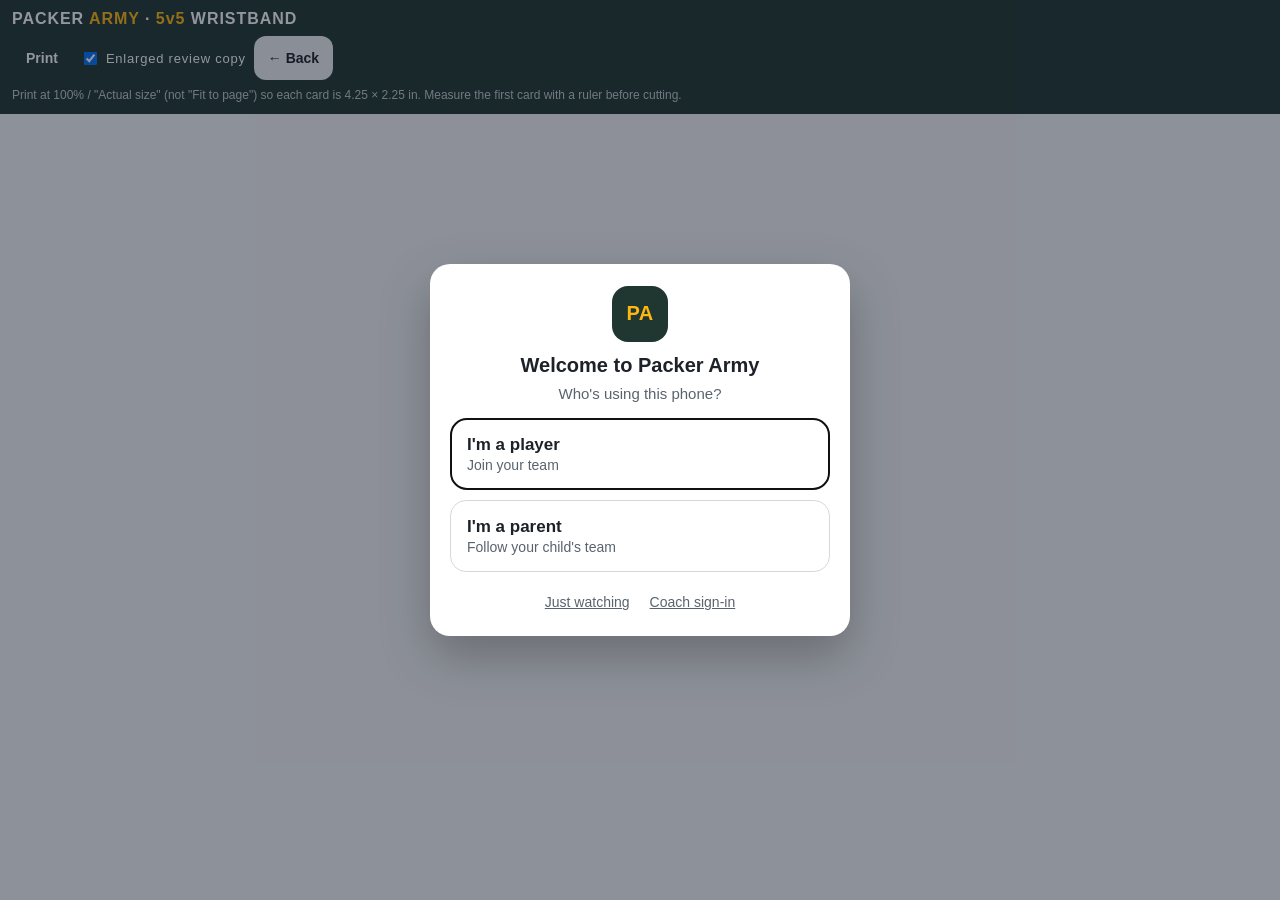
<file: print.html>
<!doctype html><html lang=en><head><meta charset=utf-8>
<meta name=viewport content="width=device-width,initial-scale=1">
<title>Packer Army Wristband</title>
<link rel=stylesheet href=theme.css>
<style>
/* same card geometry as src/print.py: 4.25 x 2.25 in card, 4 x 2 plays, one card per Letter page */
@page{size:8.5in 11in;margin:0}
.ctl{position:sticky;top:0;z-index:5;background:var(--g);color:#fff;padding:calc(10px + env(safe-area-inset-top)) 12px 10px;display:flex;flex-wrap:wrap;gap:8px;align-items:center}
.ctl b{font:600 16px var(--font);letter-spacing:.06em;flex:1 1 100%}
.ctl b span{color:var(--gold)}
.ctl label{font:13px var(--font);color:#fff;margin:0;letter-spacing:.06em;display:flex;gap:6px;align-items:center}
.ctl .tip{font:12px/1.3 var(--font);color:var(--mute);flex:1 1 100%}
.pages{padding:12px 0;display:flex;flex-direction:column;align-items:center;gap:14px;overflow-x:auto}
.page{width:8.5in;height:11in;padding:0.55in 0.6in;background:#fff;color:#111;position:relative;box-shadow:0 1px 6px rgba(0,0,0,.25);font-family:var(--font);flex:none}
.page h1{font:600 9pt var(--font);margin:0 0 2pt;letter-spacing:.06em}
.sub{font:500 6.5pt var(--font);letter-spacing:.05em;color:#555;margin:0 0 10pt}
.card{width:4.25in;height:2.25in;border:0.5pt solid #000;display:grid;grid-template-columns:repeat(4,1fr);grid-template-rows:repeat(2,1fr);background:#fff}
.cell{position:relative;border-right:0.4pt solid #999;border-bottom:0.4pt solid #999;overflow:hidden;display:flex;flex-direction:column}
.cell:nth-child(4n){border-right:none}.cell:nth-child(n+5){border-bottom:none}
.band{height:0.15in;background:#203731;color:#fff;display:flex;align-items:center;gap:0.03in;padding:0 0.03in;flex:none;white-space:nowrap;-webkit-print-color-adjust:exact;print-color-adjust:exact}
.band .num{font:600 6.6pt var(--font);flex:none}
.band .nm{flex:1;min-width:0;overflow:hidden;text-overflow:ellipsis;font:500 5pt var(--font);letter-spacing:.03em}
.title{height:0.255in;padding:0.015in 0.035in 0;font:500 4.8pt/1.2 var(--font);letter-spacing:.03em;overflow:hidden;flex:none;display:-webkit-box;-webkit-line-clamp:2;-webkit-box-orient:vertical}
.title em{font-style:normal;font-weight:600}
.cat-throw,.cat-run,.cat-redzone,.cat-trick,.legend i{-webkit-print-color-adjust:exact;print-color-adjust:exact}
.dia{flex:1;min-height:0;position:relative}
.dia svg{position:absolute;inset:0;width:100%;height:100%}
.big{zoom:1.8;margin-top:12pt}
.page .legend{display:flex;gap:8pt;margin-top:8pt;font:500 6.5pt var(--font);letter-spacing:.05em;align-items:center;flex-wrap:wrap;color:#222}
.page .legend i{display:inline-block;width:8pt;height:8pt;border-radius:50%;margin-right:3pt;vertical-align:-1pt}
.page .legend i.sq{border-radius:2pt}
.page .legend .k{color:#444}
.stamp{position:absolute;right:0.6in;top:0.55in;font:500 6.5pt var(--font);color:#555}
body.nobig .big{display:none}
@media print{ body{background:#fff} .ctl{display:none} .pages{padding:0;gap:0;display:block} .page{box-shadow:none;page-break-after:always} }
</style></head><body>
<div class=ctl><b>PACKER <span>ARMY</span> · <span id=fl></span> WRISTBAND</b>
  <button class="btn gold" onclick="print()">Print</button>
  <label><input type=checkbox id=big checked> Enlarged review copy</label>
  <a class=btn id=back href="coach.html" style="text-decoration:none">← Back</a>
  <div class=tip>Print at 100% / "Actual size" (not "Fit to page") so each card is 4.25 × 2.25 in. Measure the first card with a ruler before cutting.</div></div>
<div class=pages id=pages></div>
<script src=config.js></script><script src=analyze.js></script><script src=pa-rules2025.js></script><script src=los-overlay.js></script><script src=pb.js></script><script src=data.js></script>
<script>
const q=new URLSearchParams(location.search), FMT=/^[0-9a-z]{3,4}$/i.test(q.get('fmt')||'')?q.get('fmt'):'5v5', DEFN=q.get('side')==='D';   // side=D → the defense card
document.getElementById('fl').textContent=FMT;
document.getElementById('big').onchange=e=>document.body.classList.toggle('nobig',!e.target.checked);
if(q.get('src')!=='coach') document.getElementById('back').href='index.html';
const esc=s=>String(s).replace(/[&<>"]/g,c=>({'&':'&amp;','<':'&lt;','>':'&gt;','"':'&quot;'}[c]));
(async()=>{
  let plays=q.get('src')==='coach'?PA.store.get('pa_print_'+FMT):null;
  if(!plays){ await PA.join(false); plays=(await PA.loadPlays()).by[FMT]||[]; }
  const band=DEFN?PA.defense(plays).slice(0,8):PA.band(plays).slice(0,24), hasH=!DEFN&&band.some(p=>p.players.H);
  const cell=p=>`<div class="cell"><div class="band cat-${PA.catOf(p)}"><span class=num>${p.n}</span><span class=nm>${esc(p.name)}</span></div><div class="title">${p.sub?`<em>${esc(p.sub)}</em> · `:''}${esc(p.cue||'')}</div><div class="dia" data-n="${p.n}"></div></div>`;
  const leg=DEFN?'<span><i style="background:#203731;border:1pt solid #FFB612"></i>S1 S2 SAFETIES · F1 F2 FLATS · R1 RUSHER · 6V6: R2 / F3 / S3</span><span><i style="background:#b3bdb9"></i>OPPONENT (GRAY)</span>'+PA.DCATS.map(([v,l])=>`<span><i class="sq cat-${v}"></i>${l}</span>`).join(''):[['Q','#1F2F6B'],['C','#0B8A8A'],['X','#C8102E'],['Y','#2F9E44'],['Z','#DB8B00']].concat(hasH?[['H','#E0567F']]:[])
    .map(([k,c])=>`<span><i style="background:${c}"></i>${k}</span>`).join('')+PA.CATS.map(([v,l])=>`<span><i class="sq cat-${v}"></i>${l}</span>`).join('');
  const printed=new Date().toLocaleDateString();
  let html='';
  for(let c=0;c*8<band.length;c++){
    const ps=band.slice(c*8,c*8+8), card='<div class="card">'+ps.map(cell).join('')+'</div>';
    html+=`<div class="page"><h1>PACKER ARMY · ${FMT} ${DEFN?'DEFENSE CARD':`WRISTBAND · CARD ${c+1} · PLAYS ${ps[0].n}–${ps[ps.length-1].n}`}</h1>
      <div class="stamp">Printed ${printed}</div>
      <div class="sub">Actual size 4.25 × 2.25 in (cut on outline) · enlarged review copy below</div>${card}<div class="big">${card}</div>
      <div class="legend">${leg}<span class="k">${DEFN?'Shaded = zone to cover · dashed line = rush line · P rushes from the rush line':'Star = first ball option · solid = route · dotted = ball carried / thrown · ball icon = catch or hand-off point'}</span></div></div>`;
  }
  document.getElementById('pages').innerHTML=html;
  const byN=Object.fromEntries(plays.map(p=>[p.n,p]));
  document.querySelectorAll('.dia').forEach(d=>{ d.innerHTML=PB.staticSVG(byN[d.dataset.n],{aspect:d.clientWidth/d.clientHeight}); });
  document.querySelectorAll('.band .nm').forEach(n=>{ let fs=5; while(n.scrollWidth>n.clientWidth+0.5&&fs>3.4){ fs-=0.1; n.style.fontSize=fs+'pt'; } });
})();
</script></body></html>
</file>
